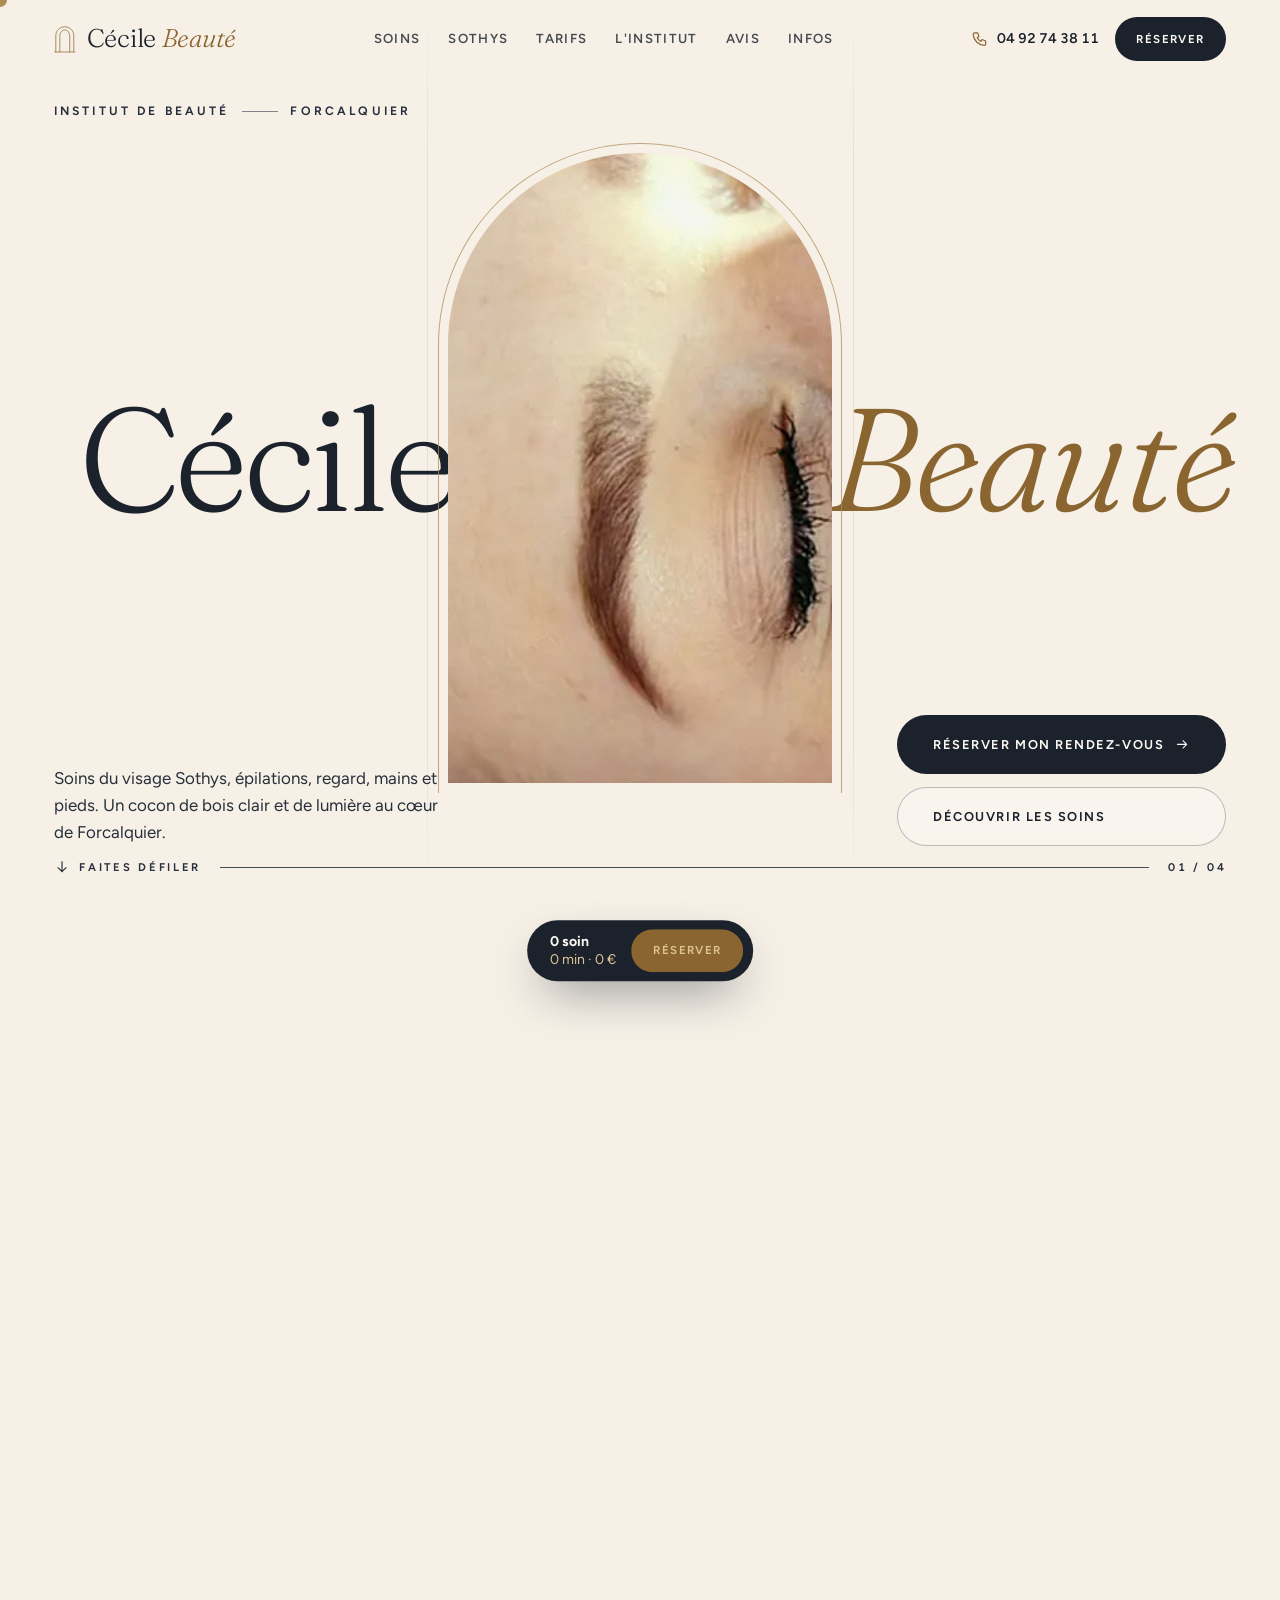
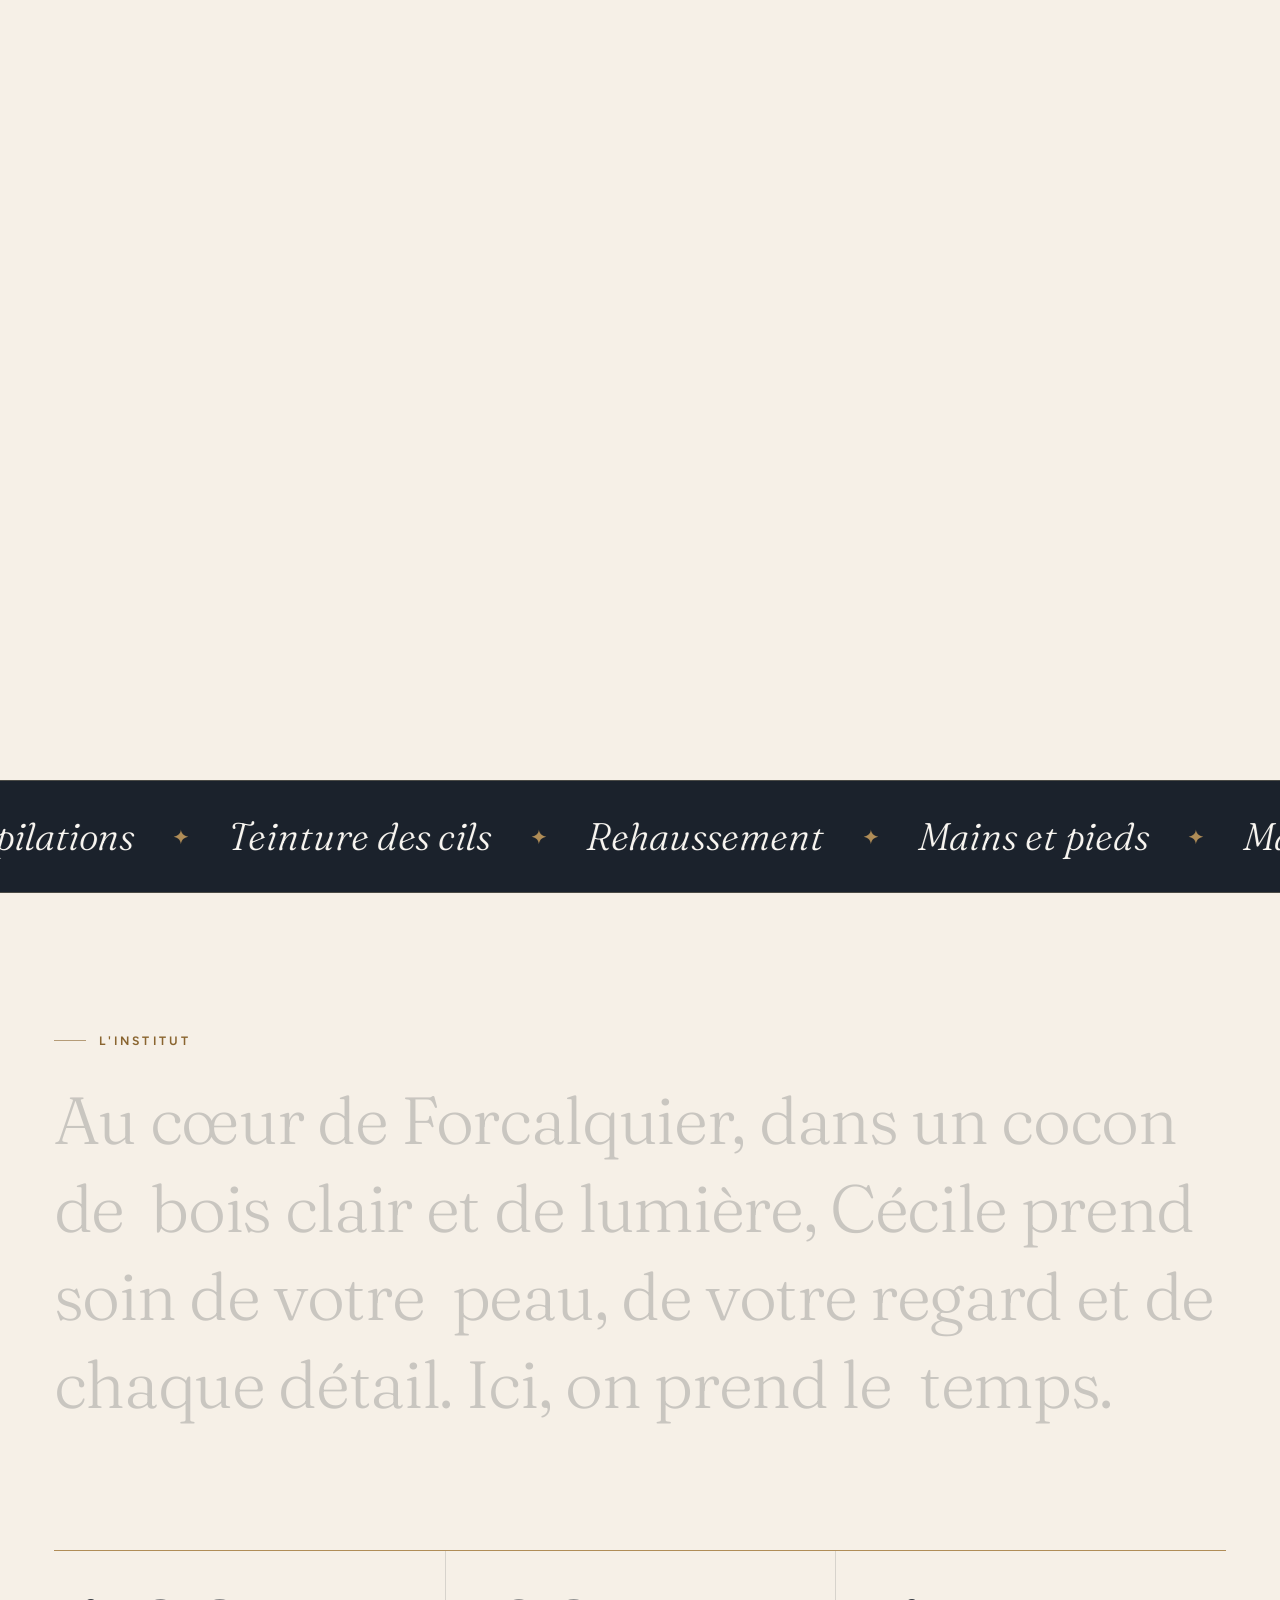
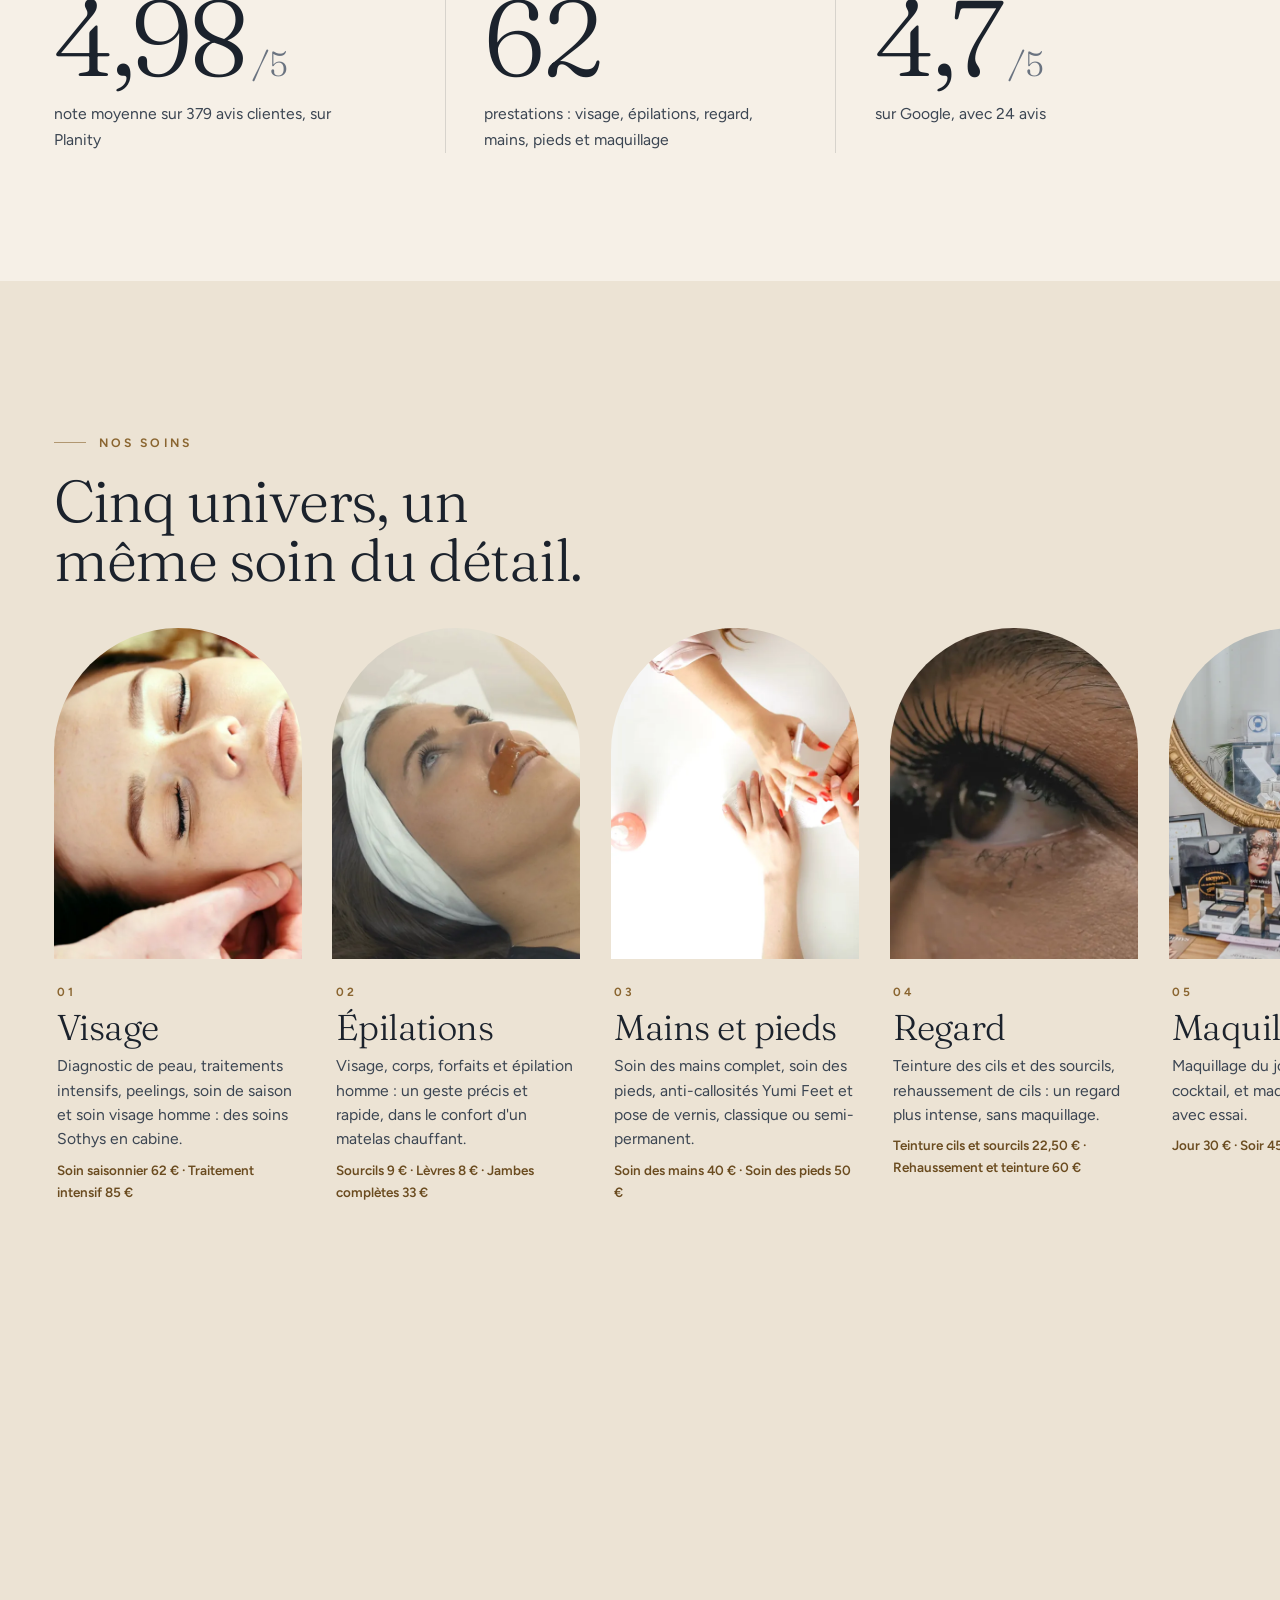
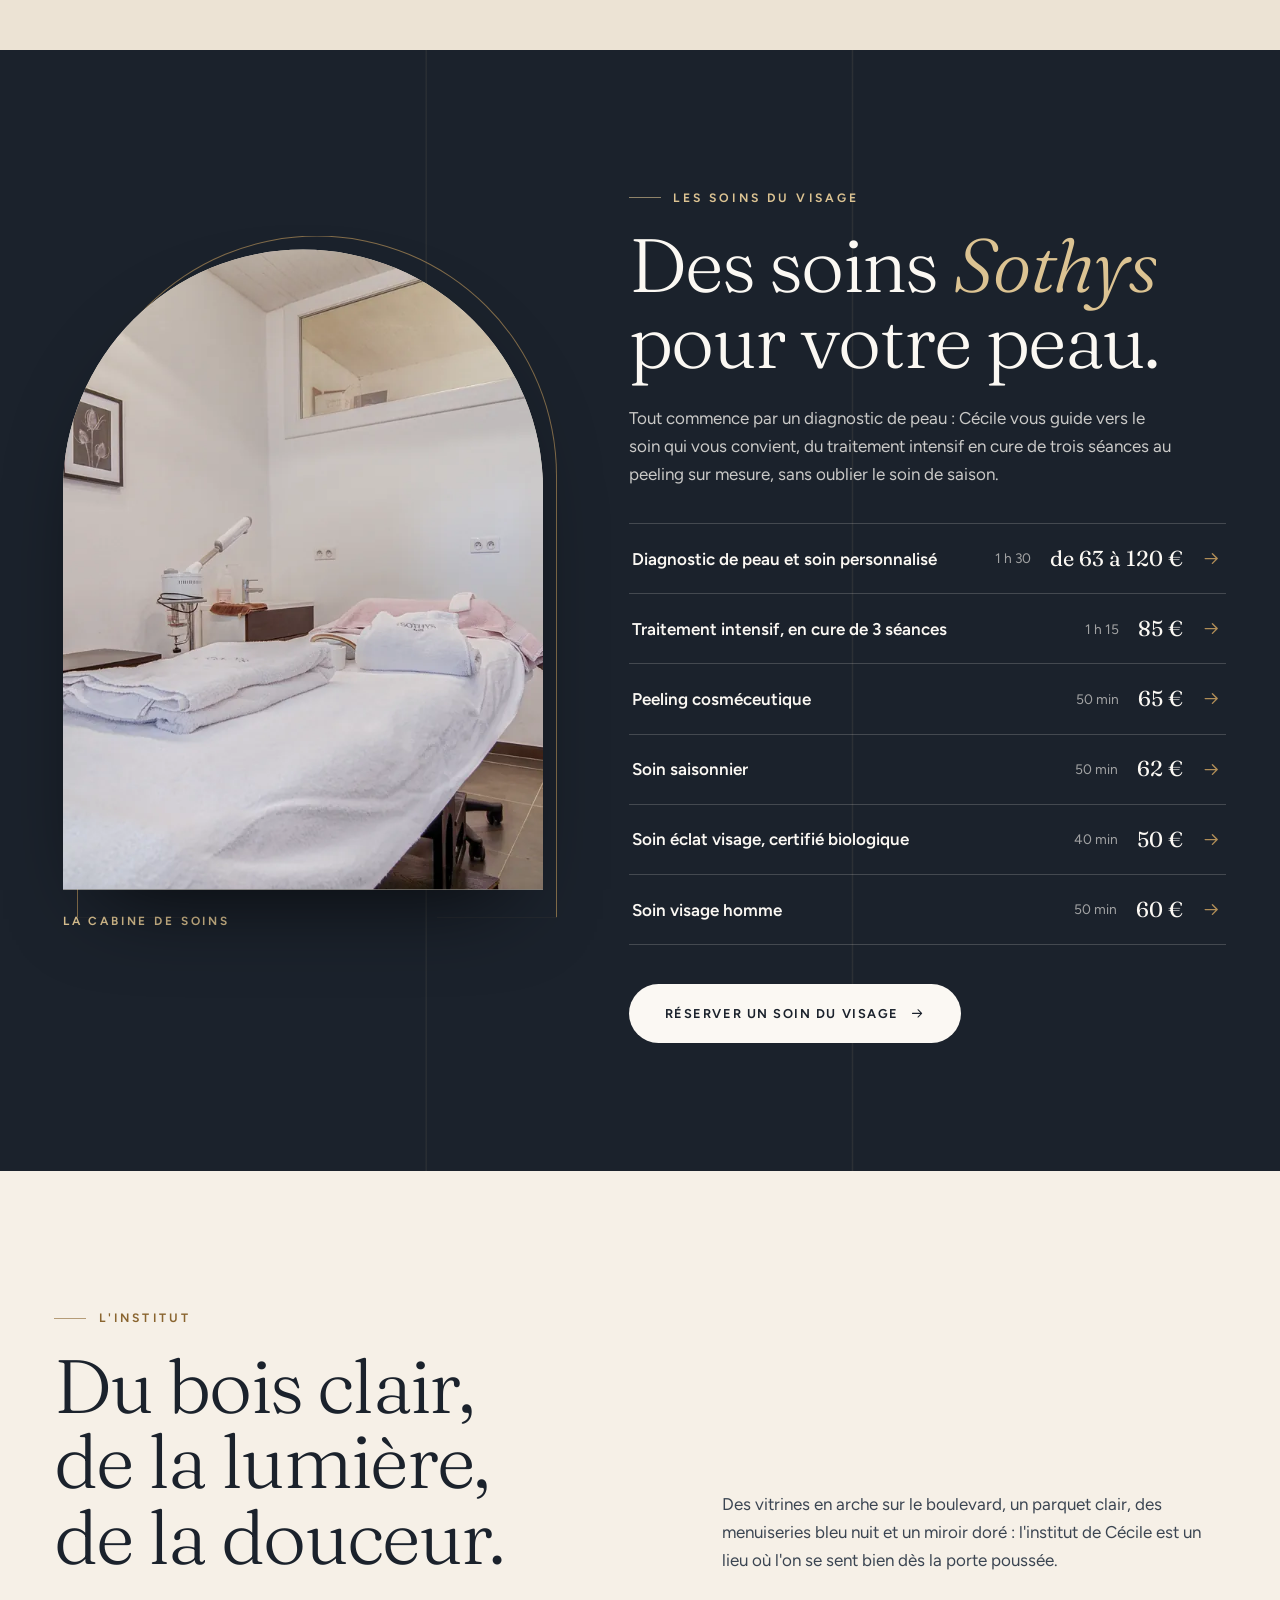
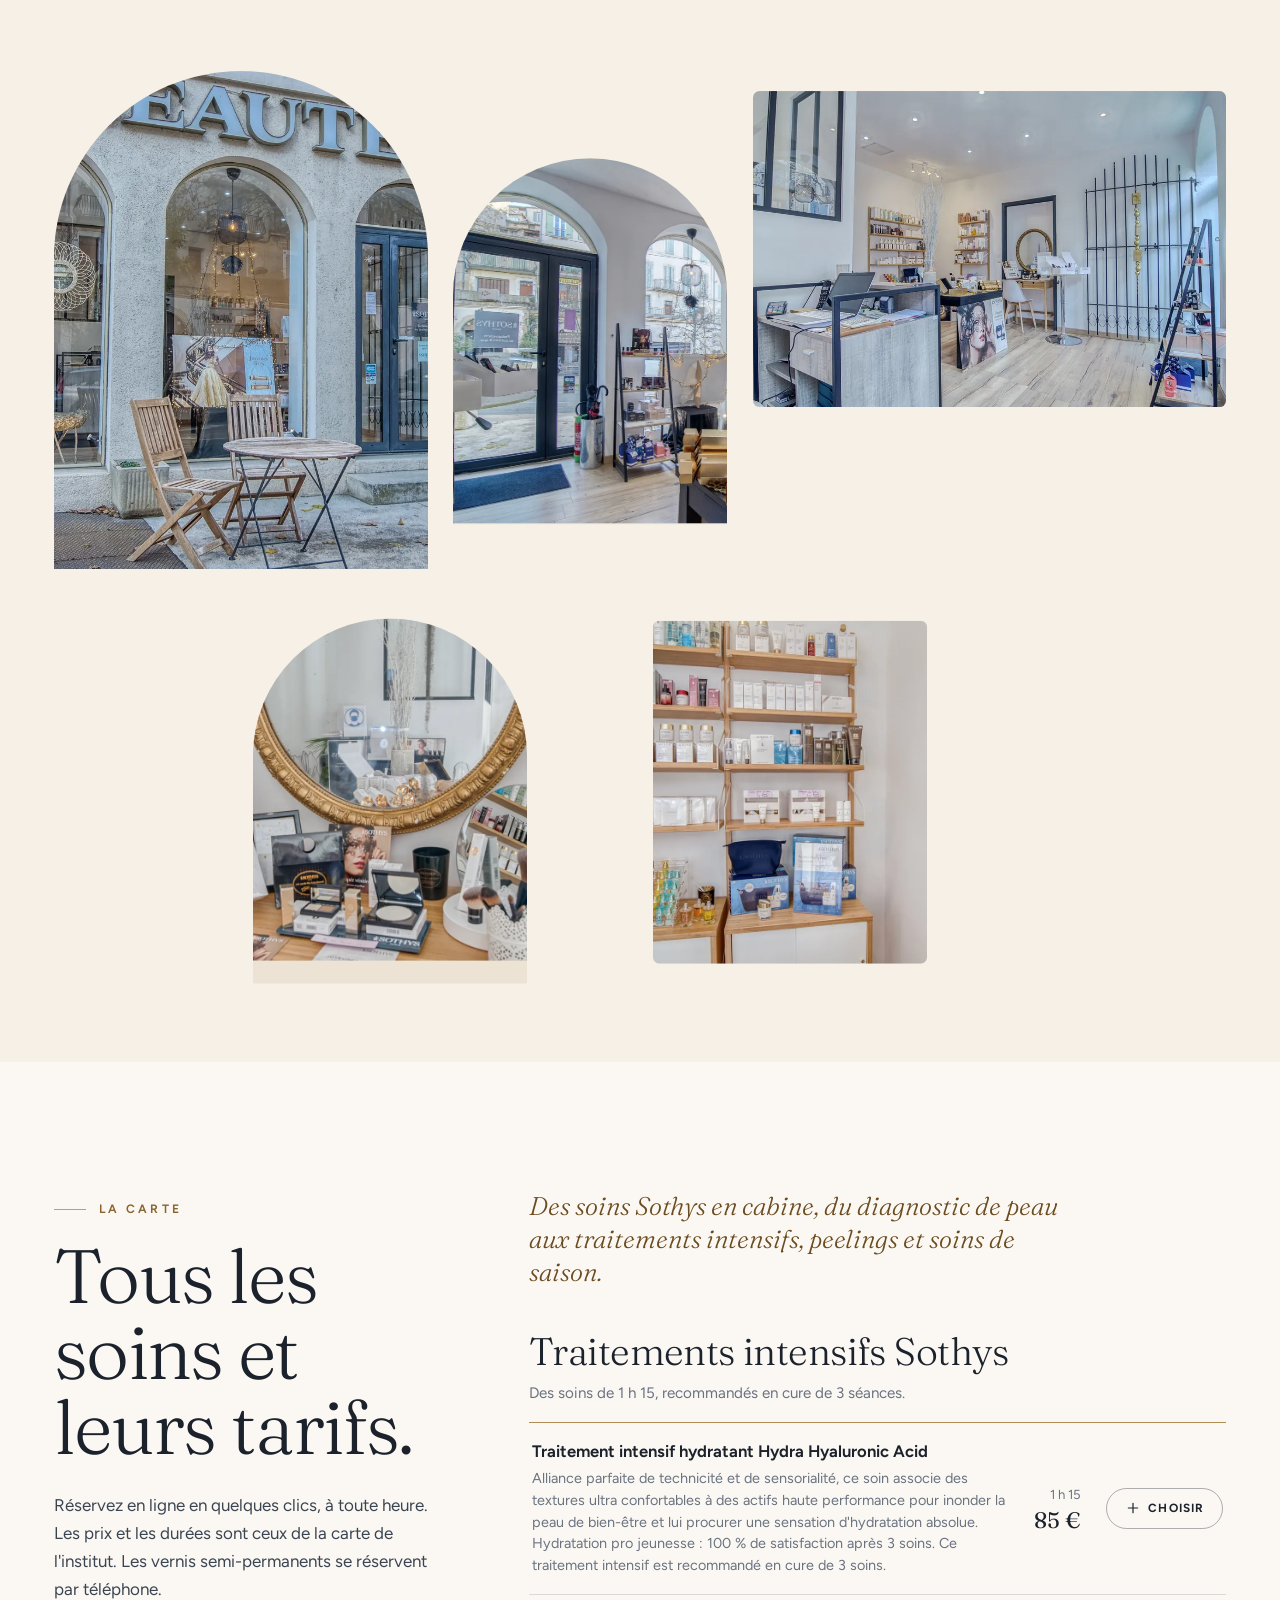
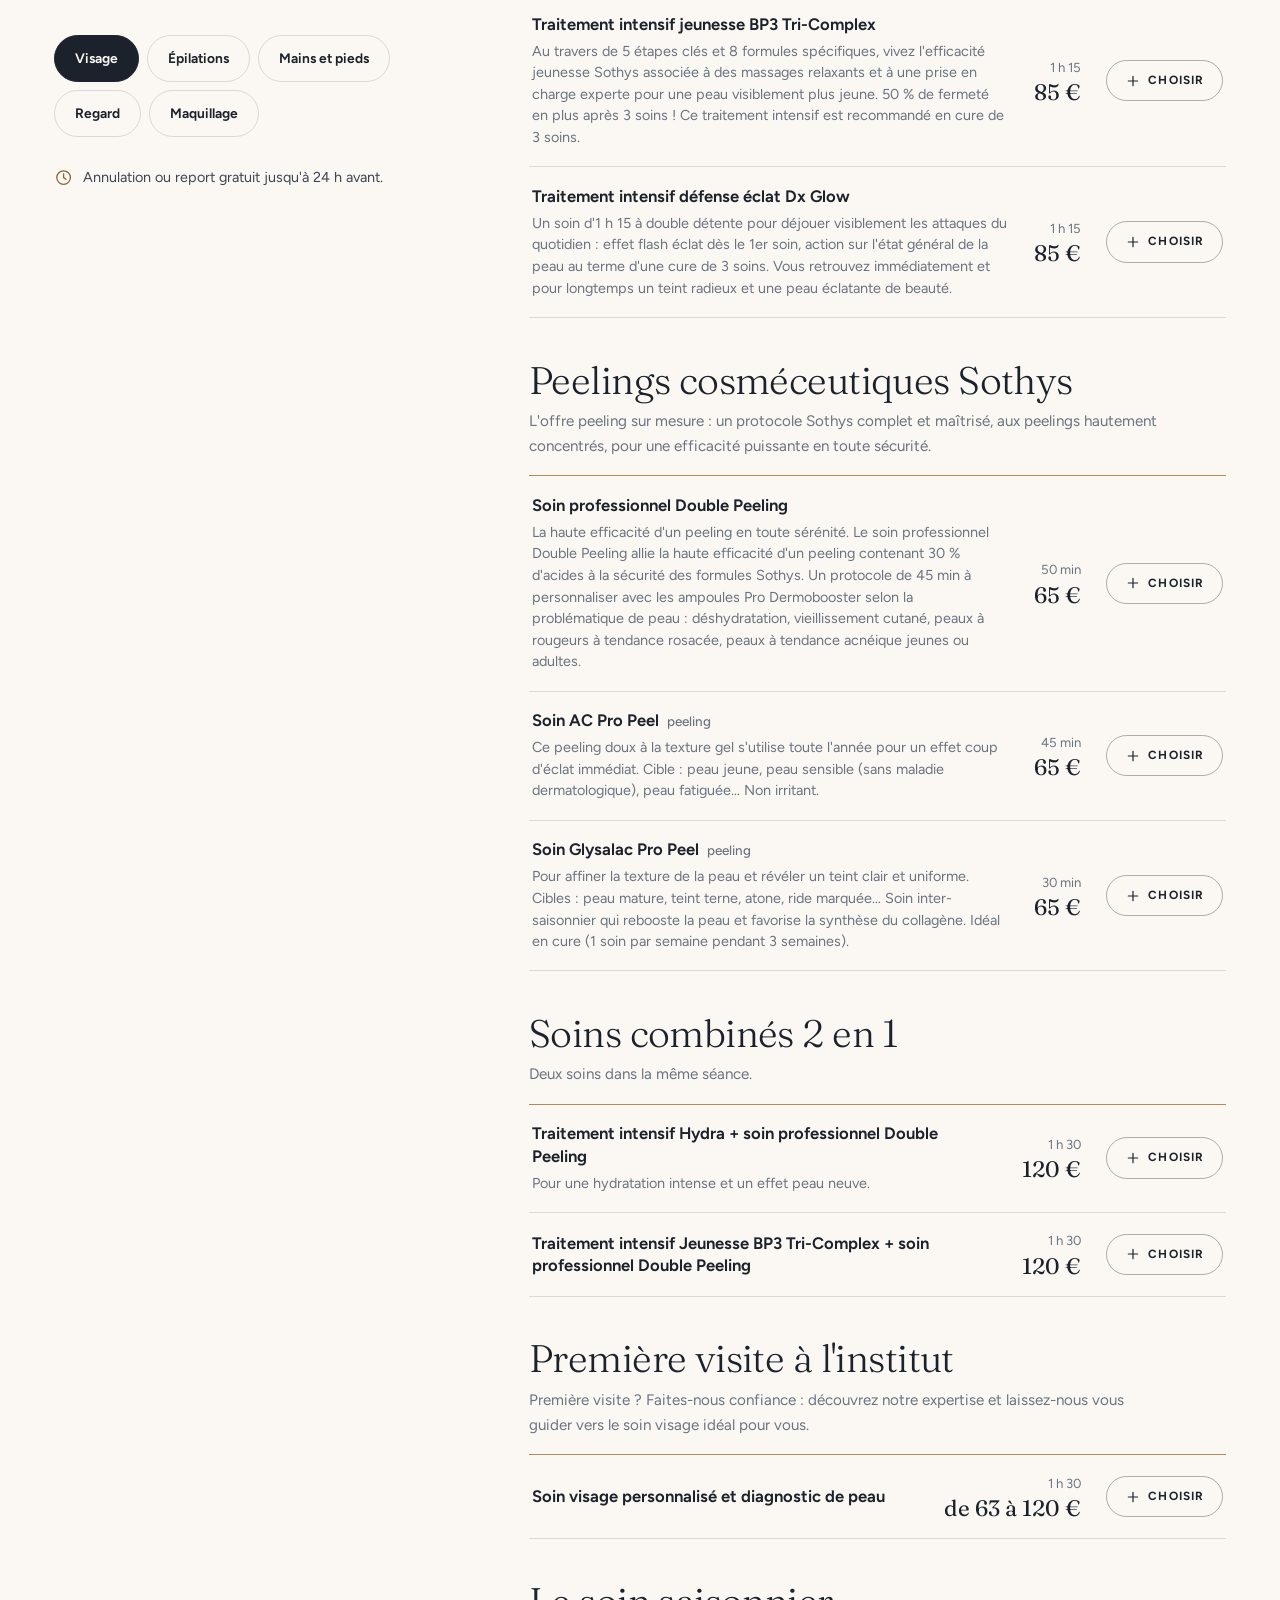
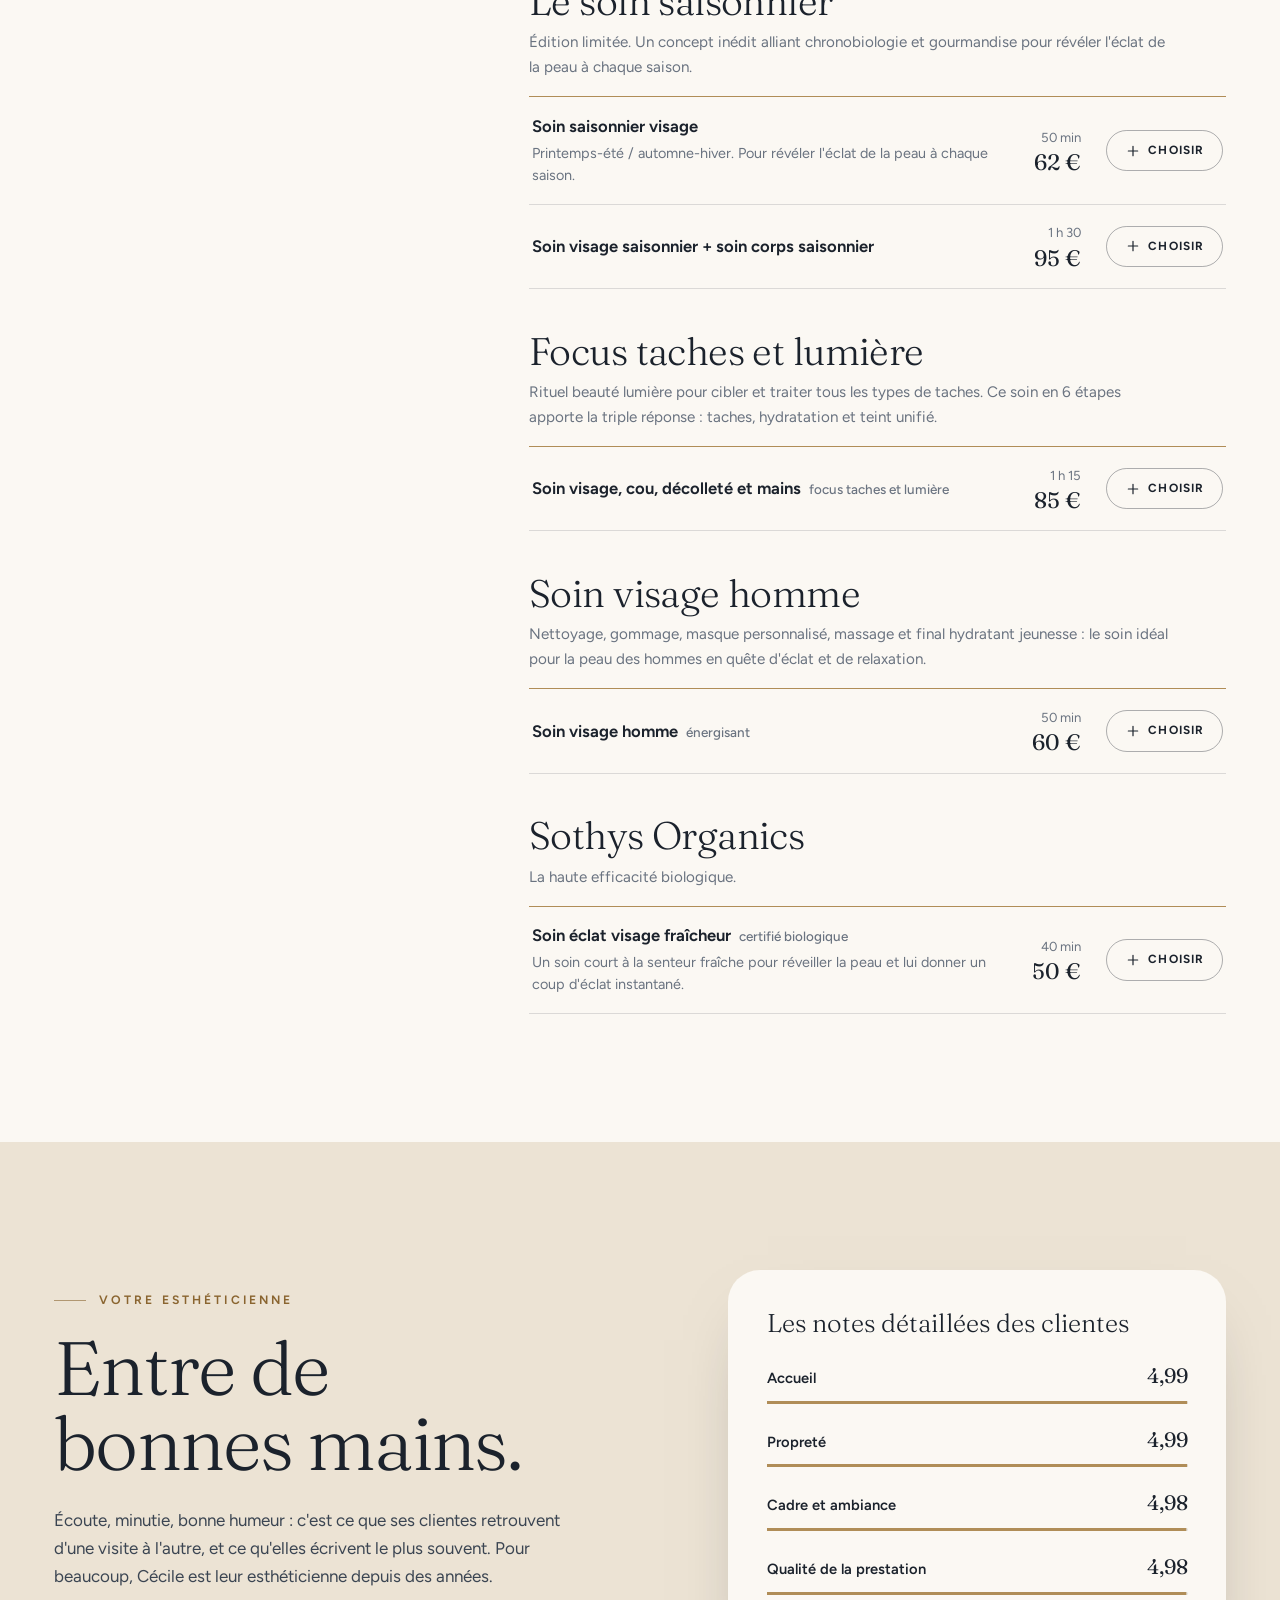
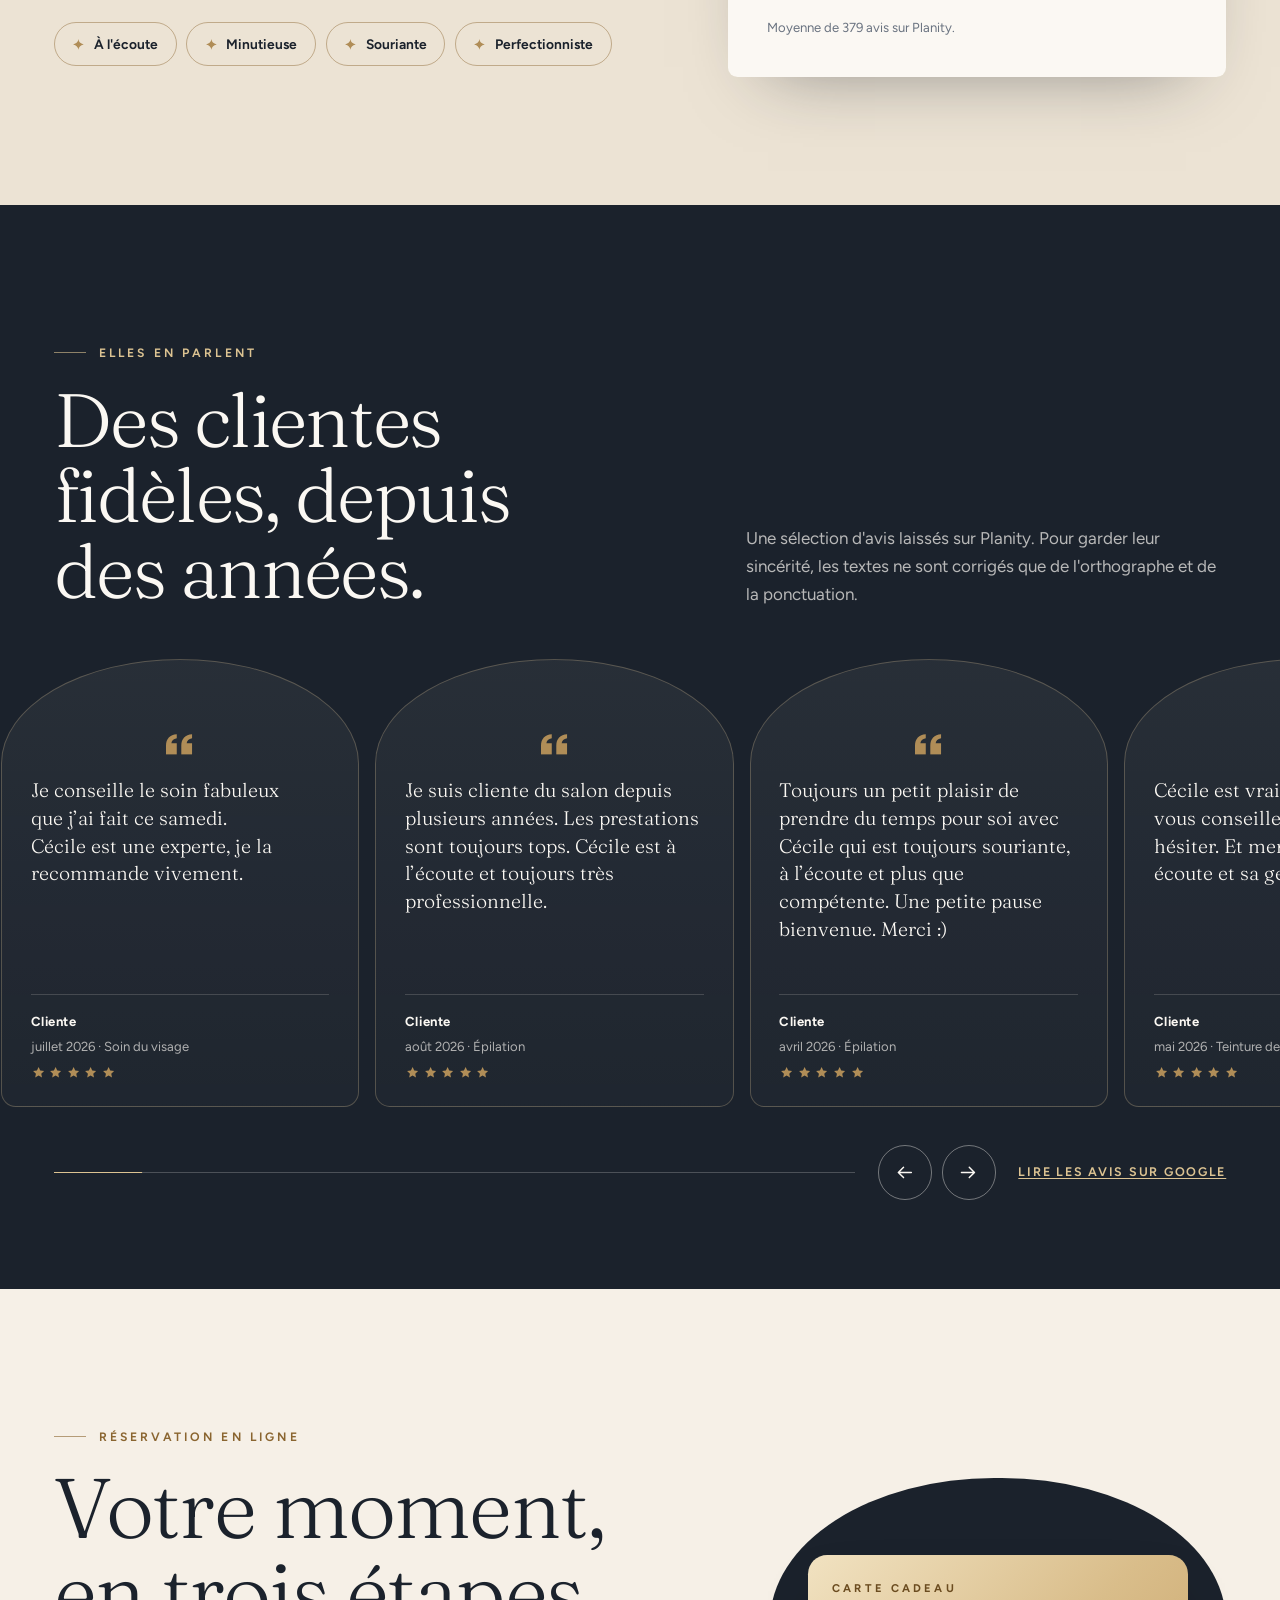
<file: index.html>
<!doctype html>
<html lang="fr" class="no-js">
<head>
<meta charset="utf-8">
<meta name="viewport" content="width=device-width, initial-scale=1, viewport-fit=cover">
<title>Cécile Beauté · Institut de beauté à Forcalquier</title>
<meta name="description" content="Institut de beauté à Forcalquier : soins du visage Sothys, épilations, teinture et rehaussement des cils, soins des mains et des pieds, maquillage. Réservation et paiement en ligne, cartes cadeau.">
<meta name="robots" content="noindex, nofollow">
<meta name="theme-color" content="#f6f0e7">
<meta property="og:type" content="website">
<meta property="og:locale" content="fr_FR">
<meta property="og:title" content="Cécile Beauté · Institut de beauté à Forcalquier">
<meta property="og:description" content="Soins du visage Sothys, épilations, regard, mains et pieds. Réservez en ligne chez Cécile, boulevard Latourette.">
<meta property="og:image" content="og.jpg">
<meta name="twitter:card" content="summary_large_image">
<link rel="icon" type="image/svg+xml" href="favicon.svg">
<link rel="preload" href="fraunces-latin-wght-normal.woff2" as="font" type="font/woff2" crossorigin>
<link rel="preload" href="fraunces-latin-wght-italic.woff2" as="font" type="font/woff2" crossorigin>
<link rel="preload" href="figtree-latin-wght-normal.woff2" as="font" type="font/woff2" crossorigin>
<link rel="preload" href="hero-poster.webp" as="image" type="image/webp" media="(min-width: 821px)">
<link rel="preload" href="hero-poster-m.webp" as="image" type="image/webp" media="(max-width: 820px)">
<link rel="stylesheet" href="lenis.css">
<link rel="stylesheet" href="style.css">
<link rel="stylesheet" href="booking.css">
<script>document.documentElement.className = 'js';</script>
<!--GEN:jsonld-->
        <script type="application/ld+json">{"@context":"https://schema.org","@type":"HealthAndBeautyBusiness","name":"Cécile Beauté","description":"Institut de beauté à Forcalquier : soins du visage Sothys, épilations, teinture et rehaussement des cils, soins des mains et des pieds, maquillage.","image":"og.jpg","telephone":"+33492743811","priceRange":"€€","address":{"@type":"PostalAddress","streetAddress":"24 boulevard Latourette","postalCode":"04300","addressLocality":"Forcalquier","addressCountry":"FR"},"geo":{"@type":"GeoCoordinates","latitude":43.9585723,"longitude":5.7795194},"openingHoursSpecification":[{"@type":"OpeningHoursSpecification","dayOfWeek":"Tuesday","opens":"10:00","closes":"12:30"},{"@type":"OpeningHoursSpecification","dayOfWeek":"Tuesday","opens":"13:30","closes":"18:00"},{"@type":"OpeningHoursSpecification","dayOfWeek":"Wednesday","opens":"10:00","closes":"18:00"},{"@type":"OpeningHoursSpecification","dayOfWeek":"Thursday","opens":"10:00","closes":"18:00"},{"@type":"OpeningHoursSpecification","dayOfWeek":"Friday","opens":"10:00","closes":"18:00"},{"@type":"OpeningHoursSpecification","dayOfWeek":"Saturday","opens":"10:00","closes":"17:00"}],"aggregateRating":{"@type":"AggregateRating","ratingValue":4.98,"reviewCount":379,"bestRating":5}}</script>
        <!--/GEN-->
</head>
<body>

<a class="skip" href="#contenu">Aller au contenu</a>

<!-- ============ Icônes ============ -->
<svg width="0" height="0" style="position:absolute" aria-hidden="true" focusable="false">
  <defs>
    <symbol id="i-arrow" viewBox="0 0 24 24"><path d="M4 12h15m-6-6 6 6-6 6" fill="none" stroke="currentColor" stroke-width="1.7" stroke-linecap="round" stroke-linejoin="round"/></symbol>
    <symbol id="i-arrow-d" viewBox="0 0 24 24"><path d="M12 4v15m-6-6 6 6 6-6" fill="none" stroke="currentColor" stroke-width="1.7" stroke-linecap="round" stroke-linejoin="round"/></symbol>
    <symbol id="i-plus" viewBox="0 0 24 24"><path d="M12 5v14M5 12h14" fill="none" stroke="currentColor" stroke-width="1.8" stroke-linecap="round"/></symbol>
    <symbol id="i-check" viewBox="0 0 24 24"><path d="m5 12.5 4.5 4.5L19 7.5" fill="none" stroke="currentColor" stroke-width="2" stroke-linecap="round" stroke-linejoin="round"/></symbol>
    <symbol id="i-close" viewBox="0 0 24 24"><path d="m6 6 12 12M18 6 6 18" fill="none" stroke="currentColor" stroke-width="1.8" stroke-linecap="round"/></symbol>
    <symbol id="i-phone" viewBox="0 0 24 24"><path d="M5 4h4l2 5-2.5 1.5a11 11 0 0 0 5 5L15 13l5 2v4a2 2 0 0 1-2 2A16 16 0 0 1 3 6a2 2 0 0 1 2-2Z" fill="none" stroke="currentColor" stroke-width="1.6" stroke-linejoin="round"/></symbol>
    <symbol id="i-pin" viewBox="0 0 24 24"><path d="M12 21s7-6.2 7-11.5A7 7 0 0 0 5 9.5C5 14.8 12 21 12 21Z" fill="none" stroke="currentColor" stroke-width="1.6" stroke-linejoin="round"/><circle cx="12" cy="9.5" r="2.5" fill="none" stroke="currentColor" stroke-width="1.6"/></symbol>
    <symbol id="i-clock" viewBox="0 0 24 24"><circle cx="12" cy="12" r="8.5" fill="none" stroke="currentColor" stroke-width="1.6"/><path d="M12 7.5V12l3 2" fill="none" stroke="currentColor" stroke-width="1.6" stroke-linecap="round"/></symbol>
    <symbol id="i-calendar" viewBox="0 0 24 24"><rect x="4" y="5.5" width="16" height="14.5" rx="3" fill="none" stroke="currentColor" stroke-width="1.6"/><path d="M4 10h16M8.5 3.5v4M15.5 3.5v4" fill="none" stroke="currentColor" stroke-width="1.6" stroke-linecap="round"/></symbol>
    <symbol id="i-star" viewBox="0 0 24 24"><path d="m12 3.2 2.6 5.6 6.1.7-4.5 4.2 1.2 6-5.4-3-5.4 3 1.2-6-4.5-4.2 6.1-.7Z" fill="currentColor"/></symbol>
    <symbol id="i-lock" viewBox="0 0 24 24"><rect x="5" y="10.5" width="14" height="9.5" rx="2.5" fill="none" stroke="currentColor" stroke-width="1.6"/><path d="M8.5 10.5V8a3.5 3.5 0 0 1 7 0v2.5" fill="none" stroke="currentColor" stroke-width="1.6"/></symbol>
    <symbol id="i-gift" viewBox="0 0 24 24"><rect x="4" y="10" width="16" height="10" rx="2" fill="none" stroke="currentColor" stroke-width="1.6"/><path d="M3 7.500h18V10H3zM12 7.500V20" fill="none" stroke="currentColor" stroke-width="1.6" stroke-linejoin="round"/><path d="M12 7.500C10.500 4 7 3.600 7 5.800c0 1.600 3 1.700 5 1.700Zm0 0c1.500-3.500 5-3.900 5-1.700 0 1.600-3 1.700-5 1.700Z" fill="none" stroke="currentColor" stroke-width="1.6" stroke-linejoin="round"/></symbol>
    <symbol id="i-quote" viewBox="0 0 48 36"><path d="M0 36V20C0 8 7 1 19 0v7c-6 1-9 4-9.500 9H19v20H0Zm27 0V20C27 8 34 1 46 0v7c-6 1-9 4-9.500 9H46v20H27Z" fill="currentColor"/></symbol>
    <symbol id="i-spark" viewBox="0 0 24 24"><path d="M12 2c.6 5.400 3.600 8.400 10 10-6.400 1.600-9.400 4.600-10 10-.6-5.400-3.600-8.400-10-10 6.400-1.600 9.400-4.600 10-10Z" fill="currentColor"/></symbol>
    <symbol id="i-drop" viewBox="0 0 24 24"><path d="M12 3c3.500 4.300 6 7.400 6 10.800A6 6 0 0 1 6 13.800C6 10.400 8.500 7.300 12 3Z" fill="none" stroke="currentColor" stroke-width="1.6" stroke-linejoin="round"/></symbol>
    <!-- le signe de l'institut : une double arche, comme les vitrines de la façade -->
    <symbol id="cb-mark" viewBox="0 0 48 64"><path d="M4 60V24C4 12.400 13 4 24 4s20 8.400 20 20v36" pathLength="1" fill="none" stroke="currentColor" stroke-linecap="round" stroke-linejoin="round"/><path d="M13 60V25c0-7.800 5-14 11-14s11 6.200 11 14v35" pathLength="1" fill="none" stroke="currentColor" stroke-linecap="round" stroke-linejoin="round"/><path d="M1.500 60h45" pathLength="1" fill="none" stroke="currentColor" stroke-linecap="round"/></symbol>
  </defs>
</svg>

<!-- ============ Chargement ============ -->
<div class="loader" id="loader" aria-hidden="true">
  <div class="loader__inner">
    <svg class="loader__mark" viewBox="0 0 48 64"><use href="#cb-mark"/></svg>
    <p class="loader__name"><span>Cécile</span> <em>Beauté</em></p>
    <p class="loader__sub">Institut de beauté · Forcalquier</p>
    <p class="loader__count"><span id="loaderPct">0</span><small> %</small></p>
  </div>
</div>

<!-- ============ En-tête ============ -->
<header class="head" id="head">
  <div class="head__bar">
    <a class="logo" href="#accueil" aria-label="Cécile Beauté, retour à l'accueil">
      <svg class="logo__mark" viewBox="0 0 48 64" aria-hidden="true"><use href="#cb-mark"/></svg>
      <span class="logo__txt"><span>Cécile</span> <em>Beauté</em></span>
    </a>
    <nav class="nav" aria-label="Navigation principale">
      <a href="#soins">Soins</a>
      <a href="#sothys">Sothys</a>
      <a href="#tarifs">Tarifs</a>
      <a href="#institut">L'institut</a>
      <a href="#avis">Avis</a>
      <a href="#infos">Infos</a>
    </nav>
    <div class="head__cta">
      <a class="head__tel" href="tel:+33492743811"><svg aria-hidden="true"><use href="#i-phone"/></svg><span>04 92 74 38 11</span></a>
      <button class="btn btn--sm btn--ink" type="button" data-open-booking data-magnetic><span>Réserver</span></button>
      <button class="burger" id="burger" type="button" aria-expanded="false" aria-controls="menu" aria-label="Ouvrir le menu"><i></i><i></i></button>
    </div>
  </div>
  <div class="head__progress" id="headProgress" aria-hidden="true"></div>
</header>

<div class="menu" id="menu" hidden>
  <nav class="menu__nav" aria-label="Menu">
    <a href="#soins"><span>01</span>Soins</a>
    <a href="#sothys"><span>02</span>Sothys</a>
    <a href="#tarifs"><span>03</span>Tarifs</a>
    <a href="#institut"><span>04</span>L'institut</a>
    <a href="#avis"><span>05</span>Avis</a>
    <a href="#infos"><span>06</span>Infos</a>
  </nav>
  <div class="menu__foot">
    <button class="btn btn--cream" type="button" data-open-booking><span>Réserver mon rendez-vous</span></button>
    <p><a href="tel:+33492743811">04 92 74 38 11</a><br>24 boulevard Latourette<br>04300 Forcalquier</p>
  </div>
</div>

<main id="contenu">

<!-- ============ Héros : la fenêtre en arche s'ouvre quand on fait défiler ============ -->
<section class="hero" id="accueil" aria-label="Accueil">
  <div class="hero__track" id="heroTrack">
    <div class="hero__stage" id="heroStage">
      <div class="hero__mullions" aria-hidden="true"><i></i><i></i></div>
      <h1 class="hero__title" aria-label="Cécile Beauté">
        <span class="hero__w hero__w1" data-chars>Cécile</span>
        <span class="hero__w hero__w2"><em data-chars>Beauté</em></span>
      </h1>
      <p class="hero__eyebrow eyebrow"><span>Institut de beauté</span><i aria-hidden="true"></i><span>Forcalquier</span></p>

      <div class="hero__media" id="heroMedia">
        <picture class="hero__poster" id="heroPoster">
          <source media="(max-width: 820px)" srcset="hero-poster-m.webp" type="image/webp">
          <img src="hero-poster.webp" width="1600" height="900" alt="Un soin du visage : les mains de l'esthéticienne sur le visage d'une cliente détendue" fetchpriority="high" decoding="async">
        </picture>
        <canvas class="hero__canvas" id="heroCanvas" aria-hidden="true"></canvas>
        <div class="hero__veil" aria-hidden="true"></div>
        <div class="grain" aria-hidden="true"></div>
      </div>
      <div class="hero__frame" id="heroFrame" aria-hidden="true"></div>

      <div class="hero__content">
        <p class="hero__lead">Soins du visage Sothys, épilations, regard, mains et pieds. Un cocon de bois clair et de lumière au cœur de Forcalquier.</p>
        <div class="hero__actions">
          <button class="btn btn--ink btn--lg" type="button" data-open-booking data-magnetic><span>Réserver mon rendez-vous</span><svg aria-hidden="true"><use href="#i-arrow"/></svg></button>
          <a class="btn btn--ghost btn--lg" href="#soins"><span>Découvrir les soins</span></a>
        </div>
      </div>

      <div class="beats">
        <p class="beat" data-in=".2" data-out=".38"><span class="beat__n">01</span>Des soins du visage Sothys, du diagnostic de peau au soin de saison.</p>
        <p class="beat" data-in=".42" data-out=".62"><span class="beat__n">02</span>Un regard sublimé : teinture, rehaussement, sourcils.</p>
        <p class="beat" data-in=".66" data-out=".86"><span class="beat__n">03</span>Épilations, mains et pieds : chaque détail compte.</p>
        <div class="beat beat--final" data-in=".92" data-out="1.2">
          <p class="beat__big">À votre <em>tour</em> ?</p>
          <button class="btn btn--cream btn--lg" type="button" data-open-booking data-magnetic><span>Réserver mon rendez-vous</span><svg aria-hidden="true"><use href="#i-arrow"/></svg></button>
        </div>
      </div>

      <div class="hero__hud" id="heroHud" aria-hidden="true">
        <span class="hud__cue" id="heroCue"><svg><use href="#i-arrow-d"/></svg>Faites défiler</span>
        <span class="hud__bar"><i id="heroBar"></i></span>
        <span class="hud__n" id="heroN">01 / 04</span>
      </div>
    </div>
  </div>
</section>

<!-- ============ Bandeau ============ -->
<div class="marquee" aria-hidden="true">
  <div class="marquee__row" id="marqueeRow">
    <div class="marquee__set"><span>Soins du visage</span><svg><use href="#i-spark"/></svg><span>Sothys</span><svg><use href="#i-spark"/></svg><span>Épilations</span><svg><use href="#i-spark"/></svg><span>Teinture des cils</span><svg><use href="#i-spark"/></svg><span>Rehaussement</span><svg><use href="#i-spark"/></svg><span>Mains et pieds</span><svg><use href="#i-spark"/></svg><span>Maquillage</span><svg><use href="#i-spark"/></svg></div>
    <div class="marquee__set"><span>Soins du visage</span><svg><use href="#i-spark"/></svg><span>Sothys</span><svg><use href="#i-spark"/></svg><span>Épilations</span><svg><use href="#i-spark"/></svg><span>Teinture des cils</span><svg><use href="#i-spark"/></svg><span>Rehaussement</span><svg><use href="#i-spark"/></svg><span>Mains et pieds</span><svg><use href="#i-spark"/></svg><span>Maquillage</span><svg><use href="#i-spark"/></svg></div>
  </div>
</div>

<!-- ============ Manifeste ============ -->
<section class="manifest" id="manifeste" aria-labelledby="manifeste-titre">
  <div class="wrap">
    <p class="eyebrow eyebrow--brass" data-reveal><span>L'institut</span></p>
    <h2 class="sr-only" id="manifeste-titre">Un cocon de bois clair et de lumière</h2>
    <p class="manifest__text" id="manifestText">Au cœur de Forcalquier, dans un cocon de <span class="pill"><img src="arches-900.webp" width="900" height="600" alt="" loading="lazy"></span> bois clair et de lumière, Cécile prend soin de votre <span class="pill"><img src="card-visage-540.webp" width="540" height="720" alt="" loading="lazy"></span> peau, de votre regard et de chaque détail. Ici, on prend le <span class="pill"><img src="cabine-900.webp" width="900" height="600" alt="" loading="lazy"></span> temps.</p>
  </div>
</section>

<!-- ============ Chiffres ============ -->
<section class="stats" aria-label="Cécile Beauté en chiffres">
  <div class="wrap">
    <ul class="stats__list">
      <li data-reveal>
        <p class="stat__n"><span data-count="4.98" data-dec="2">4,98</span><small>/5</small></p>
        <p class="stat__t">note moyenne sur 379 avis clientes, sur Planity</p>
      </li>
      <li data-reveal>
        <p class="stat__n"><span data-count="62">62</span></p>
        <p class="stat__t">prestations : visage, épilations, regard, mains, pieds et maquillage</p>
      </li>
      <li data-reveal>
        <p class="stat__n"><span data-count="4.7" data-dec="1">4,7</span><small>/5</small></p>
        <p class="stat__t">sur Google, avec 24 avis</p>
      </li>
    </ul>
  </div>
</section>

<!-- ============ Soins (défilement horizontal) ============ -->
<section class="soins" id="soins" aria-labelledby="soins-titre">
  <div class="soins__pin" id="soinsPin">
    <div class="soins__head wrap">
      <p class="eyebrow eyebrow--brass" data-reveal><span>Nos soins</span></p>
      <h2 class="title" id="soins-titre" data-split>Cinq univers, un même soin du détail.</h2>
    </div>
    <div class="soins__viewport">
      <ul class="soins__track" id="soinsTrack">
        <!--GEN:soins-->
        <li class="card" data-cursor="Voir">
          <a class="card__link" href="#tarifs" data-tab="visage">
            <span class="card__media"><span class="arch arch--photo"><img src="card-visage-540.webp" width="540" height="720" alt="Un soin du visage : les mains de l&#39;esthéticienne sur le visage d&#39;une cliente détendue" loading="lazy" draggable="false"></span></span>
            <span class="card__body">
              <span class="card__n" aria-hidden="true">01</span>
              <span class="card__t">Visage</span>
              <span class="card__p">Diagnostic de peau, traitements intensifs, peelings, soin de saison et soin visage homme : des soins Sothys en cabine.</span>
              <span class="card__m">Soin saisonnier 62 € · Traitement intensif 85 €</span>
            </span>
          </a>
        </li>
        <li class="card" data-cursor="Voir">
          <a class="card__link" href="#tarifs" data-tab="epilations">
            <span class="card__media"><span class="arch arch--photo"><img src="card-epilations-540.webp" width="540" height="720" alt="Une épilation des lèvres à la cire, cliente allongée sur des linges blancs" loading="lazy" draggable="false"></span></span>
            <span class="card__body">
              <span class="card__n" aria-hidden="true">02</span>
              <span class="card__t">Épilations</span>
              <span class="card__p">Visage, corps, forfaits et épilation homme : un geste précis et rapide, dans le confort d&#39;un matelas chauffant.</span>
              <span class="card__m">Sourcils 9 € · Lèvres 8 € · Jambes complètes 33 €</span>
            </span>
          </a>
        </li>
        <li class="card" data-cursor="Voir">
          <a class="card__link" href="#tarifs" data-tab="mains-pieds">
            <span class="card__media"><span class="arch arch--photo"><img src="card-mains-540.webp" width="540" height="720" alt="Vue du dessus d&#39;une manucure sur une table blanche ornée de fleurs roses" loading="lazy" draggable="false"></span></span>
            <span class="card__body">
              <span class="card__n" aria-hidden="true">03</span>
              <span class="card__t">Mains et pieds</span>
              <span class="card__p">Soin des mains complet, soin des pieds, anti-callosités Yumi Feet et pose de vernis, classique ou semi-permanent.</span>
              <span class="card__m">Soin des mains 40 € · Soin des pieds 50 €</span>
            </span>
          </a>
        </li>
        <li class="card" data-cursor="Voir">
          <a class="card__link" href="#tarifs" data-tab="regard">
            <span class="card__media"><span class="arch arch--photo"><img src="card-regard-540.webp" width="540" height="720" alt="Gros plan sur un œil aux longs cils noirs recourbés" loading="lazy" draggable="false"></span></span>
            <span class="card__body">
              <span class="card__n" aria-hidden="true">04</span>
              <span class="card__t">Regard</span>
              <span class="card__p">Teinture des cils et des sourcils, rehaussement de cils : un regard plus intense, sans maquillage.</span>
              <span class="card__m">Teinture cils et sourcils 22,50 € · Rehaussement et teinture 60 €</span>
            </span>
          </a>
        </li>
        <li class="card" data-cursor="Voir">
          <a class="card__link" href="#tarifs" data-tab="maquillage">
            <span class="card__media"><span class="arch arch--photo"><img src="miroir-640.webp" width="640" height="800" alt="Le miroir doré au-dessus du coin maquillage de l&#39;institut" loading="lazy" draggable="false"></span></span>
            <span class="card__body">
              <span class="card__n" aria-hidden="true">05</span>
              <span class="card__t">Maquillage</span>
              <span class="card__p">Maquillage du jour, du soir ou de cocktail, et maquillage de mariée avec essai.</span>
              <span class="card__m">Jour 30 € · Soir 45 € · Mariée 70 €</span>
            </span>
          </a>
        </li>
        <!--/GEN-->
      </ul>
    </div>
    <div class="soins__prog wrap" aria-hidden="true"><i id="soinsBar"></i></div>
  </div>
</section>

<!-- ============ Sothys ============ -->
<section class="sothys" id="sothys" aria-labelledby="sothys-titre">
  <div class="wrap sothys__grid">
    <figure class="sothys__fig" data-parallax="-3">
      <span class="arch arch--photo"><img src="cabine-p-960.webp" srcset="cabine-p-640.webp 640w, cabine-p-960.webp 960w" sizes="(max-width: 900px) 78vw, 36vw" width="960" height="1280" alt="La cabine de soins : table recouverte de serviettes blanches, murs clairs et grande porte blanche" loading="lazy"></span>
      <figcaption>La cabine de soins</figcaption>
    </figure>
    <div class="sothys__txt">
      <p class="eyebrow eyebrow--gold" data-reveal><span>Les soins du visage</span></p>
      <h2 class="title title--light" id="sothys-titre" data-split>Des soins <em>Sothys</em> pour votre peau.</h2>
      <p class="sothys__p" data-reveal>Tout commence par un diagnostic de peau : Cécile vous guide vers le soin qui vous convient, du traitement intensif en cure de trois séances au peeling sur mesure, sans oublier le soin de saison.</p>
      <ul class="sothys__list" data-reveal>
        <!--GEN:sothys-->
        <li><button type="button" data-open-booking data-family="visage" data-service="diagnostic-peau"><span class="sl__n">Diagnostic de peau et soin personnalisé</span><span class="sl__d">1 h 30</span><span class="sl__p">de 63 à 120 €</span><svg aria-hidden="true"><use href="#i-arrow"/></svg></button></li>
        <li><button type="button" data-open-booking data-family="visage" data-service="ti-hydra"><span class="sl__n">Traitement intensif, en cure de 3 séances</span><span class="sl__d">1 h 15</span><span class="sl__p">85 €</span><svg aria-hidden="true"><use href="#i-arrow"/></svg></button></li>
        <li><button type="button" data-open-booking data-family="visage" data-service="double-peeling"><span class="sl__n">Peeling cosméceutique</span><span class="sl__d">50 min</span><span class="sl__p">65 €</span><svg aria-hidden="true"><use href="#i-arrow"/></svg></button></li>
        <li><button type="button" data-open-booking data-family="visage" data-service="saisonnier-visage"><span class="sl__n">Soin saisonnier</span><span class="sl__d">50 min</span><span class="sl__p">62 €</span><svg aria-hidden="true"><use href="#i-arrow"/></svg></button></li>
        <li><button type="button" data-open-booking data-family="visage" data-service="organics-eclat"><span class="sl__n">Soin éclat visage, certifié biologique</span><span class="sl__d">40 min</span><span class="sl__p">50 €</span><svg aria-hidden="true"><use href="#i-arrow"/></svg></button></li>
        <li><button type="button" data-open-booking data-family="visage" data-service="visage-homme"><span class="sl__n">Soin visage homme</span><span class="sl__d">50 min</span><span class="sl__p">60 €</span><svg aria-hidden="true"><use href="#i-arrow"/></svg></button></li>
        <!--/GEN-->
      </ul>
      <div class="sothys__act" data-reveal>
        <button class="btn btn--cream btn--lg" type="button" data-open-booking data-family="visage" data-magnetic><span>Réserver un soin du visage</span><svg aria-hidden="true"><use href="#i-arrow"/></svg></button>
      </div>
    </div>
  </div>
</section>

<!-- ============ L'institut ============ -->
<section class="lieu" id="institut" aria-labelledby="institut-titre">
  <div class="wrap lieu__head">
    <div>
      <p class="eyebrow eyebrow--brass" data-reveal><span>L'institut</span></p>
      <h2 class="title" id="institut-titre" data-split>Du bois clair, de la lumière, de la douceur.</h2>
    </div>
    <p class="lieu__p" data-reveal>Des vitrines en arche sur le boulevard, un parquet clair, des menuiseries bleu nuit et un miroir doré : l'institut de Cécile est un lieu où l'on se sent bien dès la porte poussée.</p>
  </div>
  <div class="wrap collage">
    <figure class="co co--a" data-parallax="-4"><span class="arch arch--photo"><img src="facade-p-960.webp" srcset="facade-p-640.webp 640w, facade-p-960.webp 960w" sizes="(max-width: 900px) 70vw, 30vw" width="960" height="1280" alt="La façade de l'institut, boulevard Latourette : trois grandes vitrines en arche et l'enseigne Beauté" loading="lazy"></span></figure>
    <figure class="co co--b" data-parallax="5"><span class="arch arch--photo"><img src="arches-p-960.webp" srcset="arches-p-640.webp 640w, arches-p-960.webp 960w" sizes="(max-width: 900px) 58vw, 24vw" width="960" height="1280" alt="L'intérieur de l'institut, lumineux, avec ses grandes fenêtres en arche sur le boulevard" loading="lazy"></span></figure>
    <figure class="co co--c" data-parallax="-6"><img src="accueil-1600.webp" srcset="accueil-900.webp 900w, accueil-1600.webp 1600w" sizes="(max-width: 900px) 92vw, 44vw" width="1600" height="1067" alt="L'espace d'accueil : comptoir en bois clair, grille en fer forgé et étagères de produits" loading="lazy"></figure>
    <figure class="co co--d" data-parallax="4"><span class="arch arch--photo"><img src="miroir-960.webp" srcset="miroir-640.webp 640w, miroir-960.webp 960w" sizes="(max-width: 900px) 56vw, 22vw" width="960" height="1200" alt="Le miroir doré au-dessus du coin maquillage Sothys" loading="lazy"></span></figure>
    <figure class="co co--e" data-parallax="-3"><img src="boutique-960.webp" srcset="boutique-640.webp 640w, boutique-960.webp 960w" sizes="(max-width: 900px) 56vw, 20vw" width="960" height="1200" alt="Les étagères de la boutique : soins et parfums Sothys" loading="lazy"></figure>
  </div>
</section>

<!-- ============ Tarifs ============ -->
<section class="carte" id="tarifs" aria-labelledby="carte-titre">
  <div class="wrap carte__grid">
    <div class="carte__side">
      <p class="eyebrow eyebrow--brass" data-reveal><span>La carte</span></p>
      <h2 class="title" id="carte-titre" data-split>Tous les soins et leurs tarifs.</h2>
      <p class="carte__intro" data-reveal>Réservez en ligne en quelques clics, à toute heure. Les prix et les durées sont ceux de la carte de l'institut. Les vernis semi-permanents se réservent par téléphone.</p>
      <div class="tabs" role="tablist" aria-label="Familles de soins" id="tabs">
        <!--GEN:tabs-->
        <button class="tab is-on" role="tab" id="tab-visage" aria-controls="panel-visage" aria-selected="true" data-tab="visage" type="button">Visage</button>
        <button class="tab" role="tab" id="tab-epilations" aria-controls="panel-epilations" aria-selected="false" data-tab="epilations" tabindex="-1" type="button">Épilations</button>
        <button class="tab" role="tab" id="tab-mains-pieds" aria-controls="panel-mains-pieds" aria-selected="false" data-tab="mains-pieds" tabindex="-1" type="button">Mains et pieds</button>
        <button class="tab" role="tab" id="tab-regard" aria-controls="panel-regard" aria-selected="false" data-tab="regard" tabindex="-1" type="button">Regard</button>
        <button class="tab" role="tab" id="tab-maquillage" aria-controls="panel-maquillage" aria-selected="false" data-tab="maquillage" tabindex="-1" type="button">Maquillage</button>
        <!--/GEN-->
      </div>
      <p class="carte__note"><svg aria-hidden="true"><use href="#i-clock"/></svg>Annulation ou report gratuit jusqu'à 24 h avant.</p>
    </div>
    <div class="carte__panels" id="panels">
      <!--GEN:carte-->
        <div class="panel is-on" role="tabpanel" id="panel-visage" aria-labelledby="tab-visage" data-family="visage">
      <p class="panel__intro">Des soins Sothys en cabine, du diagnostic de peau aux traitements intensifs, peelings et soins de saison.</p>
      <section class="cat" aria-labelledby="cat-traitements-intensifs">
        <header class="cat__head"><h3 class="cat__t" id="cat-traitements-intensifs">Traitements intensifs Sothys</h3><p class="cat__i">Des soins de 1 h 15, recommandés en cure de 3 séances.</p></header>
        <ul class="rows">
        <li class="row" data-id="ti-hydra">
          <div class="row__main"><h4 class="row__name">Traitement intensif hydratant Hydra Hyaluronic Acid</h4><p class="row__desc">Alliance parfaite de technicité et de sensorialité, ce soin associe des textures ultra confortables à des actifs haute performance pour inonder la peau de bien-être et lui procurer une sensation d&#39;hydratation absolue. Hydratation pro jeunesse : 100 % de satisfaction après 3 soins. Ce traitement intensif est recommandé en cure de 3 soins.</p></div>
          <p class="row__meta"><span class="row__dur">1 h 15</span><span class="row__price">85 €</span></p>
          <button class="row__add" type="button" data-service-id="ti-hydra" data-name="Traitement intensif hydratant Hydra Hyaluronic Acid" aria-pressed="false" aria-label="Choisir : Traitement intensif hydratant Hydra Hyaluronic Acid"><svg aria-hidden="true"><use href="#i-plus"/></svg><span>Choisir</span></button>
        </li>
        <li class="row" data-id="ti-jeunesse">
          <div class="row__main"><h4 class="row__name">Traitement intensif jeunesse BP3 Tri-Complex</h4><p class="row__desc">Au travers de 5 étapes clés et 8 formules spécifiques, vivez l&#39;efficacité jeunesse Sothys associée à des massages relaxants et à une prise en charge experte pour une peau visiblement plus jeune. 50 % de fermeté en plus après 3 soins ! Ce traitement intensif est recommandé en cure de 3 soins.</p></div>
          <p class="row__meta"><span class="row__dur">1 h 15</span><span class="row__price">85 €</span></p>
          <button class="row__add" type="button" data-service-id="ti-jeunesse" data-name="Traitement intensif jeunesse BP3 Tri-Complex" aria-pressed="false" aria-label="Choisir : Traitement intensif jeunesse BP3 Tri-Complex"><svg aria-hidden="true"><use href="#i-plus"/></svg><span>Choisir</span></button>
        </li>
        <li class="row" data-id="ti-eclat">
          <div class="row__main"><h4 class="row__name">Traitement intensif défense éclat Dx Glow</h4><p class="row__desc">Un soin d&#39;1 h 15 à double détente pour déjouer visiblement les attaques du quotidien : effet flash éclat dès le 1er soin, action sur l&#39;état général de la peau au terme d&#39;une cure de 3 soins. Vous retrouvez immédiatement et pour longtemps un teint radieux et une peau éclatante de beauté.</p></div>
          <p class="row__meta"><span class="row__dur">1 h 15</span><span class="row__price">85 €</span></p>
          <button class="row__add" type="button" data-service-id="ti-eclat" data-name="Traitement intensif défense éclat Dx Glow" aria-pressed="false" aria-label="Choisir : Traitement intensif défense éclat Dx Glow"><svg aria-hidden="true"><use href="#i-plus"/></svg><span>Choisir</span></button>
        </li>
        </ul>
      </section>
      <section class="cat" aria-labelledby="cat-peelings">
        <header class="cat__head"><h3 class="cat__t" id="cat-peelings">Peelings cosméceutiques Sothys</h3><p class="cat__i">L&#39;offre peeling sur mesure : un protocole Sothys complet et maîtrisé, aux peelings hautement concentrés, pour une efficacité puissante en toute sécurité.</p></header>
        <ul class="rows">
        <li class="row" data-id="double-peeling">
          <div class="row__main"><h4 class="row__name">Soin professionnel Double Peeling</h4><p class="row__desc">La haute efficacité d&#39;un peeling en toute sérénité. Le soin professionnel Double Peeling allie la haute efficacité d&#39;un peeling contenant 30 % d&#39;acides à la sécurité des formules Sothys. Un protocole de 45 min à personnaliser avec les ampoules Pro Dermobooster selon la problématique de peau : déshydratation, vieillissement cutané, peaux à rougeurs à tendance rosacée, peaux à tendance acnéique jeunes ou adultes.</p></div>
          <p class="row__meta"><span class="row__dur">50 min</span><span class="row__price">65 €</span></p>
          <button class="row__add" type="button" data-service-id="double-peeling" data-name="Soin professionnel Double Peeling" aria-pressed="false" aria-label="Choisir : Soin professionnel Double Peeling"><svg aria-hidden="true"><use href="#i-plus"/></svg><span>Choisir</span></button>
        </li>
        <li class="row" data-id="ac-pro-peel">
          <div class="row__main"><h4 class="row__name">Soin AC Pro Peel <small>peeling</small></h4><p class="row__desc">Ce peeling doux à la texture gel s&#39;utilise toute l&#39;année pour un effet coup d&#39;éclat immédiat. Cible : peau jeune, peau sensible (sans maladie dermatologique), peau fatiguée… Non irritant.</p></div>
          <p class="row__meta"><span class="row__dur">45 min</span><span class="row__price">65 €</span></p>
          <button class="row__add" type="button" data-service-id="ac-pro-peel" data-name="Soin AC Pro Peel, peeling" aria-pressed="false" aria-label="Choisir : Soin AC Pro Peel, peeling"><svg aria-hidden="true"><use href="#i-plus"/></svg><span>Choisir</span></button>
        </li>
        <li class="row" data-id="glysalac">
          <div class="row__main"><h4 class="row__name">Soin Glysalac Pro Peel <small>peeling</small></h4><p class="row__desc">Pour affiner la texture de la peau et révéler un teint clair et uniforme. Cibles : peau mature, teint terne, atone, ride marquée… Soin inter-saisonnier qui rebooste la peau et favorise la synthèse du collagène. Idéal en cure (1 soin par semaine pendant 3 semaines).</p></div>
          <p class="row__meta"><span class="row__dur">30 min</span><span class="row__price">65 €</span></p>
          <button class="row__add" type="button" data-service-id="glysalac" data-name="Soin Glysalac Pro Peel, peeling" aria-pressed="false" aria-label="Choisir : Soin Glysalac Pro Peel, peeling"><svg aria-hidden="true"><use href="#i-plus"/></svg><span>Choisir</span></button>
        </li>
        </ul>
      </section>
      <section class="cat" aria-labelledby="cat-soins-combines">
        <header class="cat__head"><h3 class="cat__t" id="cat-soins-combines">Soins combinés 2 en 1</h3><p class="cat__i">Deux soins dans la même séance.</p></header>
        <ul class="rows">
        <li class="row" data-id="combine-hydra-peeling">
          <div class="row__main"><h4 class="row__name">Traitement intensif Hydra + soin professionnel Double Peeling</h4><p class="row__desc">Pour une hydratation intense et un effet peau neuve.</p></div>
          <p class="row__meta"><span class="row__dur">1 h 30</span><span class="row__price">120 €</span></p>
          <button class="row__add" type="button" data-service-id="combine-hydra-peeling" data-name="Traitement intensif Hydra + soin professionnel Double Peeling" aria-pressed="false" aria-label="Choisir : Traitement intensif Hydra + soin professionnel Double Peeling"><svg aria-hidden="true"><use href="#i-plus"/></svg><span>Choisir</span></button>
        </li>
        <li class="row" data-id="combine-jeunesse-peeling">
          <div class="row__main"><h4 class="row__name">Traitement intensif Jeunesse BP3 Tri-Complex + soin professionnel Double Peeling</h4></div>
          <p class="row__meta"><span class="row__dur">1 h 30</span><span class="row__price">120 €</span></p>
          <button class="row__add" type="button" data-service-id="combine-jeunesse-peeling" data-name="Traitement intensif Jeunesse BP3 Tri-Complex + soin professionnel Double Peeling" aria-pressed="false" aria-label="Choisir : Traitement intensif Jeunesse BP3 Tri-Complex + soin professionnel Double Peeling"><svg aria-hidden="true"><use href="#i-plus"/></svg><span>Choisir</span></button>
        </li>
        </ul>
      </section>
      <section class="cat" aria-labelledby="cat-premiere-visite">
        <header class="cat__head"><h3 class="cat__t" id="cat-premiere-visite">Première visite à l&#39;institut</h3><p class="cat__i">Première visite ? Faites-nous confiance : découvrez notre expertise et laissez-nous vous guider vers le soin visage idéal pour vous.</p></header>
        <ul class="rows">
        <li class="row" data-id="diagnostic-peau">
          <div class="row__main"><h4 class="row__name">Soin visage personnalisé et diagnostic de peau</h4></div>
          <p class="row__meta"><span class="row__dur">1 h 30</span><span class="row__price">de 63 à 120 €</span></p>
          <button class="row__add" type="button" data-service-id="diagnostic-peau" data-name="Soin visage personnalisé et diagnostic de peau" aria-pressed="false" aria-label="Choisir : Soin visage personnalisé et diagnostic de peau"><svg aria-hidden="true"><use href="#i-plus"/></svg><span>Choisir</span></button>
        </li>
        </ul>
      </section>
      <section class="cat" aria-labelledby="cat-soin-saisonnier">
        <header class="cat__head"><h3 class="cat__t" id="cat-soin-saisonnier">Le soin saisonnier</h3><p class="cat__i">Édition limitée. Un concept inédit alliant chronobiologie et gourmandise pour révéler l&#39;éclat de la peau à chaque saison.</p></header>
        <ul class="rows">
        <li class="row" data-id="saisonnier-visage">
          <div class="row__main"><h4 class="row__name">Soin saisonnier visage</h4><p class="row__desc">Printemps-été / automne-hiver. Pour révéler l&#39;éclat de la peau à chaque saison.</p></div>
          <p class="row__meta"><span class="row__dur">50 min</span><span class="row__price">62 €</span></p>
          <button class="row__add" type="button" data-service-id="saisonnier-visage" data-name="Soin saisonnier visage" aria-pressed="false" aria-label="Choisir : Soin saisonnier visage"><svg aria-hidden="true"><use href="#i-plus"/></svg><span>Choisir</span></button>
        </li>
        <li class="row" data-id="saisonnier-visage-corps">
          <div class="row__main"><h4 class="row__name">Soin visage saisonnier + soin corps saisonnier</h4></div>
          <p class="row__meta"><span class="row__dur">1 h 30</span><span class="row__price">95 €</span></p>
          <button class="row__add" type="button" data-service-id="saisonnier-visage-corps" data-name="Soin visage saisonnier + soin corps saisonnier" aria-pressed="false" aria-label="Choisir : Soin visage saisonnier + soin corps saisonnier"><svg aria-hidden="true"><use href="#i-plus"/></svg><span>Choisir</span></button>
        </li>
        </ul>
      </section>
      <section class="cat" aria-labelledby="cat-focus-taches">
        <header class="cat__head"><h3 class="cat__t" id="cat-focus-taches">Focus taches et lumière</h3><p class="cat__i">Rituel beauté lumière pour cibler et traiter tous les types de taches. Ce soin en 6 étapes apporte la triple réponse : taches, hydratation et teint unifié.</p></header>
        <ul class="rows">
        <li class="row" data-id="focus-taches">
          <div class="row__main"><h4 class="row__name">Soin visage, cou, décolleté et mains <small>focus taches et lumière</small></h4></div>
          <p class="row__meta"><span class="row__dur">1 h 15</span><span class="row__price">85 €</span></p>
          <button class="row__add" type="button" data-service-id="focus-taches" data-name="Soin visage, cou, décolleté et mains, focus taches et lumière" aria-pressed="false" aria-label="Choisir : Soin visage, cou, décolleté et mains, focus taches et lumière"><svg aria-hidden="true"><use href="#i-plus"/></svg><span>Choisir</span></button>
        </li>
        </ul>
      </section>
      <section class="cat" aria-labelledby="cat-visage-homme">
        <header class="cat__head"><h3 class="cat__t" id="cat-visage-homme">Soin visage homme</h3><p class="cat__i">Nettoyage, gommage, masque personnalisé, massage et final hydratant jeunesse : le soin idéal pour la peau des hommes en quête d&#39;éclat et de relaxation.</p></header>
        <ul class="rows">
        <li class="row" data-id="visage-homme">
          <div class="row__main"><h4 class="row__name">Soin visage homme <small>énergisant</small></h4></div>
          <p class="row__meta"><span class="row__dur">50 min</span><span class="row__price">60 €</span></p>
          <button class="row__add" type="button" data-service-id="visage-homme" data-name="Soin visage homme, énergisant" aria-pressed="false" aria-label="Choisir : Soin visage homme, énergisant"><svg aria-hidden="true"><use href="#i-plus"/></svg><span>Choisir</span></button>
        </li>
        </ul>
      </section>
      <section class="cat" aria-labelledby="cat-sothys-organics">
        <header class="cat__head"><h3 class="cat__t" id="cat-sothys-organics">Sothys Organics</h3><p class="cat__i">La haute efficacité biologique.</p></header>
        <ul class="rows">
        <li class="row" data-id="organics-eclat">
          <div class="row__main"><h4 class="row__name">Soin éclat visage fraîcheur <small>certifié biologique</small></h4><p class="row__desc">Un soin court à la senteur fraîche pour réveiller la peau et lui donner un coup d&#39;éclat instantané.</p></div>
          <p class="row__meta"><span class="row__dur">40 min</span><span class="row__price">50 €</span></p>
          <button class="row__add" type="button" data-service-id="organics-eclat" data-name="Soin éclat visage fraîcheur, certifié biologique" aria-pressed="false" aria-label="Choisir : Soin éclat visage fraîcheur, certifié biologique"><svg aria-hidden="true"><use href="#i-plus"/></svg><span>Choisir</span></button>
        </li>
        </ul>
      </section>
    </div>
    <div class="panel" role="tabpanel" id="panel-epilations" aria-labelledby="tab-epilations" data-family="epilations" hidden>
      <p class="panel__intro">Précises et rapides, sur matelas chauffant : visage, corps, forfaits, et aussi pour ces messieurs.</p>
      <section class="cat" aria-labelledby="cat-epilation">
        <header class="cat__head"><h3 class="cat__t" id="cat-epilation">Épilation</h3></header>
        <ul class="rows">
        <li class="row" data-id="epil-sourcils">
          <div class="row__main"><h4 class="row__name">Sourcils</h4></div>
          <p class="row__meta"><span class="row__dur">10 min</span><span class="row__price">9 €</span></p>
          <button class="row__add" type="button" data-service-id="epil-sourcils" data-name="Sourcils" aria-pressed="false" aria-label="Choisir : Sourcils"><svg aria-hidden="true"><use href="#i-plus"/></svg><span>Choisir</span></button>
        </li>
        <li class="row" data-id="epil-ligne-sourcils">
          <div class="row__main"><h4 class="row__name">Création de la ligne des sourcils</h4></div>
          <p class="row__meta"><span class="row__dur">25 min</span><span class="row__price">15 €</span></p>
          <button class="row__add" type="button" data-service-id="epil-ligne-sourcils" data-name="Création de la ligne des sourcils" aria-pressed="false" aria-label="Choisir : Création de la ligne des sourcils"><svg aria-hidden="true"><use href="#i-plus"/></svg><span>Choisir</span></button>
        </li>
        <li class="row" data-id="epil-levres">
          <div class="row__main"><h4 class="row__name">Lèvres</h4></div>
          <p class="row__meta"><span class="row__dur">10 min</span><span class="row__price">8 €</span></p>
          <button class="row__add" type="button" data-service-id="epil-levres" data-name="Lèvres" aria-pressed="false" aria-label="Choisir : Lèvres"><svg aria-hidden="true"><use href="#i-plus"/></svg><span>Choisir</span></button>
        </li>
        <li class="row" data-id="epil-menton">
          <div class="row__main"><h4 class="row__name">Menton</h4></div>
          <p class="row__meta"><span class="row__dur">10 min</span><span class="row__price">7 €</span></p>
          <button class="row__add" type="button" data-service-id="epil-menton" data-name="Menton" aria-pressed="false" aria-label="Choisir : Menton"><svg aria-hidden="true"><use href="#i-plus"/></svg><span>Choisir</span></button>
        </li>
        <li class="row" data-id="epil-aisselles">
          <div class="row__main"><h4 class="row__name">Aisselles</h4></div>
          <p class="row__meta"><span class="row__dur">15 min</span><span class="row__price">12 €</span></p>
          <button class="row__add" type="button" data-service-id="epil-aisselles" data-name="Aisselles" aria-pressed="false" aria-label="Choisir : Aisselles"><svg aria-hidden="true"><use href="#i-plus"/></svg><span>Choisir</span></button>
        </li>
        <li class="row" data-id="epil-bras">
          <div class="row__main"><h4 class="row__name">Bras</h4></div>
          <p class="row__meta"><span class="row__dur">30 min</span><span class="row__price">14 €</span></p>
          <button class="row__add" type="button" data-service-id="epil-bras" data-name="Bras" aria-pressed="false" aria-label="Choisir : Bras"><svg aria-hidden="true"><use href="#i-plus"/></svg><span>Choisir</span></button>
        </li>
        <li class="row" data-id="epil-maillot">
          <div class="row__main"><h4 class="row__name">Maillot</h4></div>
          <p class="row__meta"><span class="row__dur">15 min</span><span class="row__price">13 €</span></p>
          <button class="row__add" type="button" data-service-id="epil-maillot" data-name="Maillot" aria-pressed="false" aria-label="Choisir : Maillot"><svg aria-hidden="true"><use href="#i-plus"/></svg><span>Choisir</span></button>
        </li>
        <li class="row" data-id="epil-maillot-bresilien">
          <div class="row__main"><h4 class="row__name">Maillot brésilien</h4></div>
          <p class="row__meta"><span class="row__dur">25 min</span><span class="row__price">19 €</span></p>
          <button class="row__add" type="button" data-service-id="epil-maillot-bresilien" data-name="Maillot brésilien" aria-pressed="false" aria-label="Choisir : Maillot brésilien"><svg aria-hidden="true"><use href="#i-plus"/></svg><span>Choisir</span></button>
        </li>
        <li class="row" data-id="epil-maillot-americain">
          <div class="row__main"><h4 class="row__name">Maillot américain</h4></div>
          <p class="row__meta"><span class="row__dur">30 min</span><span class="row__price">22 €</span></p>
          <button class="row__add" type="button" data-service-id="epil-maillot-americain" data-name="Maillot américain" aria-pressed="false" aria-label="Choisir : Maillot américain"><svg aria-hidden="true"><use href="#i-plus"/></svg><span>Choisir</span></button>
        </li>
        <li class="row" data-id="epil-maillot-complet">
          <div class="row__main"><h4 class="row__name">Maillot complet</h4></div>
          <p class="row__meta"><span class="row__dur">40 min</span><span class="row__price">28 €</span></p>
          <button class="row__add" type="button" data-service-id="epil-maillot-complet" data-name="Maillot complet" aria-pressed="false" aria-label="Choisir : Maillot complet"><svg aria-hidden="true"><use href="#i-plus"/></svg><span>Choisir</span></button>
        </li>
        <li class="row" data-id="epil-demi-jambes">
          <div class="row__main"><h4 class="row__name">Demi-jambes</h4></div>
          <p class="row__meta"><span class="row__dur">20 min</span><span class="row__price">20 €</span></p>
          <button class="row__add" type="button" data-service-id="epil-demi-jambes" data-name="Demi-jambes" aria-pressed="false" aria-label="Choisir : Demi-jambes"><svg aria-hidden="true"><use href="#i-plus"/></svg><span>Choisir</span></button>
        </li>
        <li class="row" data-id="epil-cuisses">
          <div class="row__main"><h4 class="row__name">Cuisses</h4></div>
          <p class="row__meta"><span class="row__dur">30 min</span><span class="row__price">24 €</span></p>
          <button class="row__add" type="button" data-service-id="epil-cuisses" data-name="Cuisses" aria-pressed="false" aria-label="Choisir : Cuisses"><svg aria-hidden="true"><use href="#i-plus"/></svg><span>Choisir</span></button>
        </li>
        <li class="row" data-id="epil-jambes">
          <div class="row__main"><h4 class="row__name">Jambes complètes</h4></div>
          <p class="row__meta"><span class="row__dur">40 min</span><span class="row__price">33 €</span></p>
          <button class="row__add" type="button" data-service-id="epil-jambes" data-name="Jambes complètes" aria-pressed="false" aria-label="Choisir : Jambes complètes"><svg aria-hidden="true"><use href="#i-plus"/></svg><span>Choisir</span></button>
        </li>
        </ul>
      </section>
      <section class="cat" aria-labelledby="cat-forfaits-epilation">
        <header class="cat__head"><h3 class="cat__t" id="cat-forfaits-epilation">Forfaits épilation</h3><p class="cat__i">Plusieurs zones dans le même rendez-vous, à prix doux.</p></header>
        <ul class="rows">
        <li class="row" data-id="forfait-dj-maillot-ou-aisselles">
          <div class="row__main"><h4 class="row__name">Demi-jambes + maillot ou aisselles</h4></div>
          <p class="row__meta"><span class="row__dur">20 min</span><span class="row__price">27 €</span></p>
          <button class="row__add" type="button" data-service-id="forfait-dj-maillot-ou-aisselles" data-name="Demi-jambes + maillot ou aisselles" aria-pressed="false" aria-label="Choisir : Demi-jambes + maillot ou aisselles"><svg aria-hidden="true"><use href="#i-plus"/></svg><span>Choisir</span></button>
        </li>
        <li class="row" data-id="forfait-dj-m-a">
          <div class="row__main"><h4 class="row__name">Demi-jambes + maillot + aisselles</h4></div>
          <p class="row__meta"><span class="row__dur">30 min</span><span class="row__price">37 €</span></p>
          <button class="row__add" type="button" data-service-id="forfait-dj-m-a" data-name="Demi-jambes + maillot + aisselles" aria-pressed="false" aria-label="Choisir : Demi-jambes + maillot + aisselles"><svg aria-hidden="true"><use href="#i-plus"/></svg><span>Choisir</span></button>
        </li>
        <li class="row" data-id="forfait-dj-mb-a">
          <div class="row__main"><h4 class="row__name">Demi-jambes + maillot brésilien + aisselles</h4></div>
          <p class="row__meta"><span class="row__dur">35 min</span><span class="row__price">42 €</span></p>
          <button class="row__add" type="button" data-service-id="forfait-dj-mb-a" data-name="Demi-jambes + maillot brésilien + aisselles" aria-pressed="false" aria-label="Choisir : Demi-jambes + maillot brésilien + aisselles"><svg aria-hidden="true"><use href="#i-plus"/></svg><span>Choisir</span></button>
        </li>
        <li class="row" data-id="forfait-dj-ma-a">
          <div class="row__main"><h4 class="row__name">Demi-jambes + maillot américain + aisselles</h4></div>
          <p class="row__meta"><span class="row__dur">40 min</span><span class="row__price">37 €</span></p>
          <button class="row__add" type="button" data-service-id="forfait-dj-ma-a" data-name="Demi-jambes + maillot américain + aisselles" aria-pressed="false" aria-label="Choisir : Demi-jambes + maillot américain + aisselles"><svg aria-hidden="true"><use href="#i-plus"/></svg><span>Choisir</span></button>
        </li>
        <li class="row" data-id="forfait-dj-mc-a">
          <div class="row__main"><h4 class="row__name">Demi-jambes + maillot complet + aisselles</h4></div>
          <p class="row__meta"><span class="row__dur">45 min</span><span class="row__price">50 €</span></p>
          <button class="row__add" type="button" data-service-id="forfait-dj-mc-a" data-name="Demi-jambes + maillot complet + aisselles" aria-pressed="false" aria-label="Choisir : Demi-jambes + maillot complet + aisselles"><svg aria-hidden="true"><use href="#i-plus"/></svg><span>Choisir</span></button>
        </li>
        <li class="row" data-id="forfait-j-maillot-ou-aisselles">
          <div class="row__main"><h4 class="row__name">Jambes complètes + maillot ou aisselles</h4></div>
          <p class="row__meta"><span class="row__dur">35 min</span><span class="row__price">42 €</span></p>
          <button class="row__add" type="button" data-service-id="forfait-j-maillot-ou-aisselles" data-name="Jambes complètes + maillot ou aisselles" aria-pressed="false" aria-label="Choisir : Jambes complètes + maillot ou aisselles"><svg aria-hidden="true"><use href="#i-plus"/></svg><span>Choisir</span></button>
        </li>
        <li class="row" data-id="forfait-j-m-a">
          <div class="row__main"><h4 class="row__name">Jambes complètes + maillot + aisselles</h4></div>
          <p class="row__meta"><span class="row__dur">40 min</span><span class="row__price">51 €</span></p>
          <button class="row__add" type="button" data-service-id="forfait-j-m-a" data-name="Jambes complètes + maillot + aisselles" aria-pressed="false" aria-label="Choisir : Jambes complètes + maillot + aisselles"><svg aria-hidden="true"><use href="#i-plus"/></svg><span>Choisir</span></button>
        </li>
        <li class="row" data-id="forfait-j-mb-a">
          <div class="row__main"><h4 class="row__name">Jambes complètes + maillot brésilien + aisselles</h4></div>
          <p class="row__meta"><span class="row__dur">45 min</span><span class="row__price">58 €</span></p>
          <button class="row__add" type="button" data-service-id="forfait-j-mb-a" data-name="Jambes complètes + maillot brésilien + aisselles" aria-pressed="false" aria-label="Choisir : Jambes complètes + maillot brésilien + aisselles"><svg aria-hidden="true"><use href="#i-plus"/></svg><span>Choisir</span></button>
        </li>
        <li class="row" data-id="forfait-j-ma-a">
          <div class="row__main"><h4 class="row__name">Jambes complètes + maillot américain + aisselles</h4></div>
          <p class="row__meta"><span class="row__dur">45 min</span><span class="row__price">61 €</span></p>
          <button class="row__add" type="button" data-service-id="forfait-j-ma-a" data-name="Jambes complètes + maillot américain + aisselles" aria-pressed="false" aria-label="Choisir : Jambes complètes + maillot américain + aisselles"><svg aria-hidden="true"><use href="#i-plus"/></svg><span>Choisir</span></button>
        </li>
        <li class="row" data-id="forfait-j-mc-a">
          <div class="row__main"><h4 class="row__name">Jambes complètes + maillot complet + aisselles</h4></div>
          <p class="row__meta"><span class="row__dur">1 h</span><span class="row__price">68 €</span></p>
          <button class="row__add" type="button" data-service-id="forfait-j-mc-a" data-name="Jambes complètes + maillot complet + aisselles" aria-pressed="false" aria-label="Choisir : Jambes complètes + maillot complet + aisselles"><svg aria-hidden="true"><use href="#i-plus"/></svg><span>Choisir</span></button>
        </li>
        <li class="row" data-id="forfait-visage">
          <div class="row__main"><h4 class="row__name">Épilation du visage <small>sourcils, lèvres et menton</small></h4></div>
          <p class="row__meta"><span class="row__dur">20 min</span><span class="row__price">19 €</span></p>
          <button class="row__add" type="button" data-service-id="forfait-visage" data-name="Épilation du visage, sourcils, lèvres et menton" aria-pressed="false" aria-label="Choisir : Épilation du visage, sourcils, lèvres et menton"><svg aria-hidden="true"><use href="#i-plus"/></svg><span>Choisir</span></button>
        </li>
        </ul>
      </section>
      <section class="cat" aria-labelledby="cat-epilation-homme">
        <header class="cat__head"><h3 class="cat__t" id="cat-epilation-homme">Épilation homme</h3></header>
        <ul class="rows">
        <li class="row" data-id="homme-sourcils">
          <div class="row__main"><h4 class="row__name">Sourcils <small>homme</small></h4></div>
          <p class="row__meta"><span class="row__dur">15 min</span><span class="row__price">12 €</span></p>
          <button class="row__add" type="button" data-service-id="homme-sourcils" data-name="Sourcils, homme" aria-pressed="false" aria-label="Choisir : Sourcils, homme"><svg aria-hidden="true"><use href="#i-plus"/></svg><span>Choisir</span></button>
        </li>
        <li class="row" data-id="homme-oreilles">
          <div class="row__main"><h4 class="row__name">Oreilles <small>homme</small></h4></div>
          <p class="row__meta"><span class="row__dur">20 min</span><span class="row__price">12 €</span></p>
          <button class="row__add" type="button" data-service-id="homme-oreilles" data-name="Oreilles, homme" aria-pressed="false" aria-label="Choisir : Oreilles, homme"><svg aria-hidden="true"><use href="#i-plus"/></svg><span>Choisir</span></button>
        </li>
        <li class="row" data-id="homme-dos">
          <div class="row__main"><h4 class="row__name">Dos <small>homme</small></h4></div>
          <p class="row__meta"><span class="row__dur">20 min</span><span class="row__price">26 €</span></p>
          <button class="row__add" type="button" data-service-id="homme-dos" data-name="Dos, homme" aria-pressed="false" aria-label="Choisir : Dos, homme"><svg aria-hidden="true"><use href="#i-plus"/></svg><span>Choisir</span></button>
        </li>
        <li class="row" data-id="homme-epaules">
          <div class="row__main"><h4 class="row__name">Épaules <small>homme</small></h4></div>
          <p class="row__meta"><span class="row__dur">15 min</span><span class="row__price">16 €</span></p>
          <button class="row__add" type="button" data-service-id="homme-epaules" data-name="Épaules, homme" aria-pressed="false" aria-label="Choisir : Épaules, homme"><svg aria-hidden="true"><use href="#i-plus"/></svg><span>Choisir</span></button>
        </li>
        <li class="row" data-id="homme-torse">
          <div class="row__main"><h4 class="row__name">Torse <small>homme</small></h4></div>
          <p class="row__meta"><span class="row__dur">25 min</span><span class="row__price">23 €</span></p>
          <button class="row__add" type="button" data-service-id="homme-torse" data-name="Torse, homme" aria-pressed="false" aria-label="Choisir : Torse, homme"><svg aria-hidden="true"><use href="#i-plus"/></svg><span>Choisir</span></button>
        </li>
        <li class="row" data-id="homme-jambes">
          <div class="row__main"><h4 class="row__name">Jambes <small>homme</small></h4></div>
          <p class="row__meta"><span class="row__dur">30 min</span><span class="row__price">36 €</span></p>
          <button class="row__add" type="button" data-service-id="homme-jambes" data-name="Jambes, homme" aria-pressed="false" aria-label="Choisir : Jambes, homme"><svg aria-hidden="true"><use href="#i-plus"/></svg><span>Choisir</span></button>
        </li>
        </ul>
      </section>
    </div>
    <div class="panel" role="tabpanel" id="panel-mains-pieds" aria-labelledby="tab-mains-pieds" data-family="mains-pieds" hidden>
      <p class="panel__intro">Soins des mains et des pieds, vernis classique ou semi-permanent.</p>
      <section class="cat" aria-labelledby="cat-mains-pieds">
        <header class="cat__head"><h3 class="cat__t" id="cat-mains-pieds">Soins des mains et des pieds</h3><p class="cat__i">Les vernis semi-permanents se réservent par téléphone.</p></header>
        <ul class="rows">
        <li class="row" data-id="soin-mains">
          <div class="row__main"><h4 class="row__name">Soin des mains complet</h4></div>
          <p class="row__meta"><span class="row__dur">35 min</span><span class="row__price">40 €</span></p>
          <button class="row__add" type="button" data-service-id="soin-mains" data-name="Soin des mains complet" aria-pressed="false" aria-label="Choisir : Soin des mains complet"><svg aria-hidden="true"><use href="#i-plus"/></svg><span>Choisir</span></button>
        </li>
        <li class="row" data-id="vernis-mains-apres-soin">
          <div class="row__main"><h4 class="row__name">Pose de vernis classique, mains <small>uniquement à la suite d&#39;un soin des mains</small></h4></div>
          <p class="row__meta"><span class="row__dur">30 min</span><span class="row__price">10 €</span></p>
          <button class="row__add" type="button" data-service-id="vernis-mains-apres-soin" data-name="Pose de vernis classique, mains, uniquement à la suite d&#39;un soin des mains" aria-pressed="false" aria-label="Choisir : Pose de vernis classique, mains, uniquement à la suite d&#39;un soin des mains"><svg aria-hidden="true"><use href="#i-plus"/></svg><span>Choisir</span></button>
        </li>
        <li class="row" data-id="anti-callosites">
          <div class="row__main"><h4 class="row__name">Soin anti-callosités Yumi Feet <small>avec beauté de l&#39;ongle</small></h4></div>
          <p class="row__meta"><span class="row__dur">50 min</span><span class="row__price">55 €</span></p>
          <button class="row__add" type="button" data-service-id="anti-callosites" data-name="Soin anti-callosités Yumi Feet, avec beauté de l&#39;ongle" aria-pressed="false" aria-label="Choisir : Soin anti-callosités Yumi Feet, avec beauté de l&#39;ongle"><svg aria-hidden="true"><use href="#i-plus"/></svg><span>Choisir</span></button>
        </li>
        <li class="row" data-id="soin-pieds">
          <div class="row__main"><h4 class="row__name">Soin des pieds complet</h4></div>
          <p class="row__meta"><span class="row__dur">40 min</span><span class="row__price">50 €</span></p>
          <button class="row__add" type="button" data-service-id="soin-pieds" data-name="Soin des pieds complet" aria-pressed="false" aria-label="Choisir : Soin des pieds complet"><svg aria-hidden="true"><use href="#i-plus"/></svg><span>Choisir</span></button>
        </li>
        <li class="row" data-id="vernis-pieds-apres-soin">
          <div class="row__main"><h4 class="row__name">Pose de vernis classique, pieds <small>uniquement à la suite d&#39;un soin des pieds complet</small></h4></div>
          <p class="row__meta"><span class="row__dur">30 min</span><span class="row__price">10 €</span></p>
          <button class="row__add" type="button" data-service-id="vernis-pieds-apres-soin" data-name="Pose de vernis classique, pieds, uniquement à la suite d&#39;un soin des pieds complet" aria-pressed="false" aria-label="Choisir : Pose de vernis classique, pieds, uniquement à la suite d&#39;un soin des pieds complet"><svg aria-hidden="true"><use href="#i-plus"/></svg><span>Choisir</span></button>
        </li>
        <li class="row" data-id="vernis-classique">
          <div class="row__main"><h4 class="row__name">Pose de vernis classique <small>démaquillage, limage, ponçage</small></h4></div>
          <p class="row__meta"><span class="row__dur">30 min</span><span class="row__price">19 €</span></p>
          <button class="row__add" type="button" data-service-id="vernis-classique" data-name="Pose de vernis classique, démaquillage, limage, ponçage" aria-pressed="false" aria-label="Choisir : Pose de vernis classique, démaquillage, limage, ponçage"><svg aria-hidden="true"><use href="#i-plus"/></svg><span>Choisir</span></button>
        </li>
        <li class="row row--call" data-id="semi-permanent-mains">
          <div class="row__main"><h4 class="row__name">Vernis semi-permanent, mains</h4></div>
          <p class="row__meta"><span class="row__dur">30 min</span><span class="row__price">30 €</span></p>
          <a class="row__call" href="tel:+33492743811" aria-label="Sur appel : réserver Vernis semi-permanent, mains au 04 92 74 38 11"><svg aria-hidden="true"><use href="#i-phone"/></svg><span>Sur appel</span></a>
        </li>
        <li class="row row--call" data-id="semi-permanent-pieds">
          <div class="row__main"><h4 class="row__name">Vernis semi-permanent, pieds</h4></div>
          <p class="row__meta"><span class="row__dur">40 min</span><span class="row__price">30 €</span></p>
          <a class="row__call" href="tel:+33492743811" aria-label="Sur appel : réserver Vernis semi-permanent, pieds au 04 92 74 38 11"><svg aria-hidden="true"><use href="#i-phone"/></svg><span>Sur appel</span></a>
        </li>
        <li class="row row--call" data-id="depose-semi-permanent">
          <div class="row__main"><h4 class="row__name">Dépose de vernis semi-permanent</h4></div>
          <p class="row__meta"><span class="row__dur">30 min</span><span class="row__price">15 €</span></p>
          <a class="row__call" href="tel:+33492743811" aria-label="Sur appel : réserver Dépose de vernis semi-permanent au 04 92 74 38 11"><svg aria-hidden="true"><use href="#i-phone"/></svg><span>Sur appel</span></a>
        </li>
        </ul>
      </section>
    </div>
    <div class="panel" role="tabpanel" id="panel-regard" aria-labelledby="tab-regard" data-family="regard" hidden>
      <p class="panel__intro">Teinture et rehaussement des cils, teinture des sourcils : un regard plus intense, sans maquillage.</p>
      <section class="cat" aria-labelledby="cat-teinture">
        <header class="cat__head"><h3 class="cat__t" id="cat-teinture">Teinture des cils et des sourcils</h3></header>
        <ul class="rows">
        <li class="row" data-id="teinture-cils">
          <div class="row__main"><h4 class="row__name">Teinture des cils</h4></div>
          <p class="row__meta"><span class="row__dur">15 min</span><span class="row__price">14 €</span></p>
          <button class="row__add" type="button" data-service-id="teinture-cils" data-name="Teinture des cils" aria-pressed="false" aria-label="Choisir : Teinture des cils"><svg aria-hidden="true"><use href="#i-plus"/></svg><span>Choisir</span></button>
        </li>
        <li class="row" data-id="teinture-sourcils">
          <div class="row__main"><h4 class="row__name">Teinture des sourcils</h4></div>
          <p class="row__meta"><span class="row__dur">10 min</span><span class="row__price">11 €</span></p>
          <button class="row__add" type="button" data-service-id="teinture-sourcils" data-name="Teinture des sourcils" aria-pressed="false" aria-label="Choisir : Teinture des sourcils"><svg aria-hidden="true"><use href="#i-plus"/></svg><span>Choisir</span></button>
        </li>
        <li class="row" data-id="henne-sourcils">
          <div class="row__main"><h4 class="row__name">Teinture des sourcils au henné végétal + épilation</h4></div>
          <p class="row__meta"><span class="row__dur">45 min</span><span class="row__price">42 €</span></p>
          <button class="row__add" type="button" data-service-id="henne-sourcils" data-name="Teinture des sourcils au henné végétal + épilation" aria-pressed="false" aria-label="Choisir : Teinture des sourcils au henné végétal + épilation"><svg aria-hidden="true"><use href="#i-plus"/></svg><span>Choisir</span></button>
        </li>
        <li class="row" data-id="teinture-cils-sourcils">
          <div class="row__main"><h4 class="row__name">Teinture des cils + sourcils</h4></div>
          <p class="row__meta"><span class="row__dur">30 min</span><span class="row__price">22,50 €</span></p>
          <button class="row__add" type="button" data-service-id="teinture-cils-sourcils" data-name="Teinture des cils + sourcils" aria-pressed="false" aria-label="Choisir : Teinture des cils + sourcils"><svg aria-hidden="true"><use href="#i-plus"/></svg><span>Choisir</span></button>
        </li>
        </ul>
      </section>
      <section class="cat" aria-labelledby="cat-rehaussement">
        <header class="cat__head"><h3 class="cat__t" id="cat-rehaussement">Rehaussement des cils</h3></header>
        <ul class="rows">
        <li class="row" data-id="rehaussement-lash">
          <div class="row__main"><h4 class="row__name">Rehaussement de cils + Lash Botox</h4></div>
          <p class="row__meta"><span class="row__dur">45 min</span><span class="row__price">48 €</span></p>
          <button class="row__add" type="button" data-service-id="rehaussement-lash" data-name="Rehaussement de cils + Lash Botox" aria-pressed="false" aria-label="Choisir : Rehaussement de cils + Lash Botox"><svg aria-hidden="true"><use href="#i-plus"/></svg><span>Choisir</span></button>
        </li>
        <li class="row" data-id="rehaussement-teinture">
          <div class="row__main"><h4 class="row__name">Rehaussement des cils + teinture des cils</h4></div>
          <p class="row__meta"><span class="row__dur">1 h</span><span class="row__price">60 €</span></p>
          <button class="row__add" type="button" data-service-id="rehaussement-teinture" data-name="Rehaussement des cils + teinture des cils" aria-pressed="false" aria-label="Choisir : Rehaussement des cils + teinture des cils"><svg aria-hidden="true"><use href="#i-plus"/></svg><span>Choisir</span></button>
        </li>
        </ul>
      </section>
    </div>
    <div class="panel" role="tabpanel" id="panel-maquillage" aria-labelledby="tab-maquillage" data-family="maquillage" hidden>
      <p class="panel__intro">Du maquillage du jour à celui de la mariée, avec essai.</p>
      <section class="cat" aria-labelledby="cat-maquillage">
        <header class="cat__head"><h3 class="cat__t" id="cat-maquillage">Maquillage</h3></header>
        <ul class="rows">
        <li class="row" data-id="maquillage-mariee">
          <div class="row__main"><h4 class="row__name">Maquillage de mariée <small>essai + jour J</small></h4></div>
          <p class="row__meta"><span class="row__dur">30 min</span><span class="row__price">70 €</span></p>
          <button class="row__add" type="button" data-service-id="maquillage-mariee" data-name="Maquillage de mariée, essai + jour J" aria-pressed="false" aria-label="Choisir : Maquillage de mariée, essai + jour J"><svg aria-hidden="true"><use href="#i-plus"/></svg><span>Choisir</span></button>
        </li>
        <li class="row" data-id="maquillage-jour">
          <div class="row__main"><h4 class="row__name">Maquillage jour</h4></div>
          <p class="row__meta"><span class="row__dur">30 min</span><span class="row__price">30 €</span></p>
          <button class="row__add" type="button" data-service-id="maquillage-jour" data-name="Maquillage jour" aria-pressed="false" aria-label="Choisir : Maquillage jour"><svg aria-hidden="true"><use href="#i-plus"/></svg><span>Choisir</span></button>
        </li>
        <li class="row" data-id="maquillage-soir">
          <div class="row__main"><h4 class="row__name">Maquillage soir ou cocktail</h4></div>
          <p class="row__meta"><span class="row__dur">30 min</span><span class="row__price">45 €</span></p>
          <button class="row__add" type="button" data-service-id="maquillage-soir" data-name="Maquillage soir ou cocktail" aria-pressed="false" aria-label="Choisir : Maquillage soir ou cocktail"><svg aria-hidden="true"><use href="#i-plus"/></svg><span>Choisir</span></button>
        </li>
        </ul>
      </section>
    </div>
        <!--/GEN-->
    </div>
  </div>
</section>

<!-- ============ Cécile ============ -->
<section class="cecile" id="cecile" aria-labelledby="cecile-titre">
  <div class="wrap cecile__grid">
    <div class="cecile__txt">
      <p class="eyebrow eyebrow--brass" data-reveal><span>Votre esthéticienne</span></p>
      <h2 class="title" id="cecile-titre" data-split>Entre de bonnes mains.</h2>
      <p class="cecile__p" data-reveal>Écoute, minutie, bonne humeur : c'est ce que ses clientes retrouvent d'une visite à l'autre, et ce qu'elles écrivent le plus souvent. Pour beaucoup, Cécile est leur esthéticienne depuis des années.</p>
      <ul class="traits" data-reveal>
        <li><svg aria-hidden="true"><use href="#i-spark"/></svg>À l'écoute</li>
        <li><svg aria-hidden="true"><use href="#i-spark"/></svg>Minutieuse</li>
        <li><svg aria-hidden="true"><use href="#i-spark"/></svg>Souriante</li>
        <li><svg aria-hidden="true"><use href="#i-spark"/></svg>Perfectionniste</li>
      </ul>
    </div>
    <div class="cecile__bars" data-reveal>
      <p class="cecile__bt">Les notes détaillées des clientes</p>
      <ul class="bars">
        <!--GEN:notes-->
        <li><span class="bar__k">Accueil</span><span class="bar__v">4,99</span><span class="bar__t"><i style="--v:0.998"></i></span></li>
        <li><span class="bar__k">Propreté</span><span class="bar__v">4,99</span><span class="bar__t"><i style="--v:0.998"></i></span></li>
        <li><span class="bar__k">Cadre et ambiance</span><span class="bar__v">4,98</span><span class="bar__t"><i style="--v:0.996"></i></span></li>
        <li><span class="bar__k">Qualité de la prestation</span><span class="bar__v">4,98</span><span class="bar__t"><i style="--v:0.996"></i></span></li>
        <!--/GEN-->
      </ul>
      <p class="cecile__src">Moyenne de 379 avis sur Planity.</p>
    </div>
  </div>
</section>

<!-- ============ Avis ============ -->
<section class="avis" id="avis" aria-labelledby="avis-titre">
  <div class="wrap avis__head">
    <div>
      <p class="eyebrow eyebrow--gold" data-reveal><span>Elles en parlent</span></p>
      <h2 class="title title--light" id="avis-titre" data-split>Des clientes fidèles, depuis des années.</h2>
    </div>
    <p class="avis__p" data-reveal>Une sélection d'avis laissés sur Planity. Pour garder leur sincérité, les textes ne sont corrigés que de l'orthographe et de la ponctuation.</p>
  </div>
  <div class="slider" id="slider" tabindex="0" role="region" aria-label="Avis des clientes" data-lenis-prevent-wheel>
    <ul class="slider__track">
      <!--GEN:avis-->
        <li class="rev">
        <svg class="rev__q" aria-hidden="true"><use href="#i-quote"/></svg>
        <p class="rev__t">Je conseille le soin fabuleux que j’ai fait ce samedi. Cécile est une experte, je la recommande vivement.</p>
        <footer><span class="rev__a">Cliente</span><span class="rev__m">juillet 2026 · Soin du visage</span><span class="rev__stars" role="img" aria-label="5 sur 5"><svg aria-hidden="true" class="on"><use href="#i-star"/></svg><svg aria-hidden="true" class="on"><use href="#i-star"/></svg><svg aria-hidden="true" class="on"><use href="#i-star"/></svg><svg aria-hidden="true" class="on"><use href="#i-star"/></svg><svg aria-hidden="true" class="on"><use href="#i-star"/></svg></span></footer>
      </li>
      <li class="rev">
        <svg class="rev__q" aria-hidden="true"><use href="#i-quote"/></svg>
        <p class="rev__t">Je suis cliente du salon depuis plusieurs années. Les prestations sont toujours tops. Cécile est à l’écoute et toujours très professionnelle.</p>
        <footer><span class="rev__a">Cliente</span><span class="rev__m">août 2026 · Épilation</span><span class="rev__stars" role="img" aria-label="5 sur 5"><svg aria-hidden="true" class="on"><use href="#i-star"/></svg><svg aria-hidden="true" class="on"><use href="#i-star"/></svg><svg aria-hidden="true" class="on"><use href="#i-star"/></svg><svg aria-hidden="true" class="on"><use href="#i-star"/></svg><svg aria-hidden="true" class="on"><use href="#i-star"/></svg></span></footer>
      </li>
      <li class="rev">
        <svg class="rev__q" aria-hidden="true"><use href="#i-quote"/></svg>
        <p class="rev__t">Toujours un petit plaisir de prendre du temps pour soi avec Cécile qui est toujours souriante, à l’écoute et plus que compétente. Une petite pause bienvenue. Merci :)</p>
        <footer><span class="rev__a">Cliente</span><span class="rev__m">avril 2026 · Épilation</span><span class="rev__stars" role="img" aria-label="5 sur 5"><svg aria-hidden="true" class="on"><use href="#i-star"/></svg><svg aria-hidden="true" class="on"><use href="#i-star"/></svg><svg aria-hidden="true" class="on"><use href="#i-star"/></svg><svg aria-hidden="true" class="on"><use href="#i-star"/></svg><svg aria-hidden="true" class="on"><use href="#i-star"/></svg></span></footer>
      </li>
      <li class="rev">
        <svg class="rev__q" aria-hidden="true"><use href="#i-quote"/></svg>
        <p class="rev__t">Cécile est vraiment ultra pro, je vous conseille ses soins sans hésiter. Et merci à elle pour son écoute et sa gentillesse.</p>
        <footer><span class="rev__a">Cliente</span><span class="rev__m">mai 2026 · Teinture des cils et sourcils</span><span class="rev__stars" role="img" aria-label="5 sur 5"><svg aria-hidden="true" class="on"><use href="#i-star"/></svg><svg aria-hidden="true" class="on"><use href="#i-star"/></svg><svg aria-hidden="true" class="on"><use href="#i-star"/></svg><svg aria-hidden="true" class="on"><use href="#i-star"/></svg><svg aria-hidden="true" class="on"><use href="#i-star"/></svg></span></footer>
      </li>
      <li class="rev">
        <svg class="rev__q" aria-hidden="true"><use href="#i-quote"/></svg>
        <p class="rev__t">Les mains de Cécile sont magiques !</p>
        <footer><span class="rev__a">Cliente</span><span class="rev__m">juin 2026 · Soin du visage</span><span class="rev__stars" role="img" aria-label="5 sur 5"><svg aria-hidden="true" class="on"><use href="#i-star"/></svg><svg aria-hidden="true" class="on"><use href="#i-star"/></svg><svg aria-hidden="true" class="on"><use href="#i-star"/></svg><svg aria-hidden="true" class="on"><use href="#i-star"/></svg><svg aria-hidden="true" class="on"><use href="#i-star"/></svg></span></footer>
      </li>
      <li class="rev">
        <svg class="rev__q" aria-hidden="true"><use href="#i-quote"/></svg>
        <p class="rev__t">Je suis une cliente fidèle Cécile Beauté pour la qualité de son travail, sa bonne humeur et… son matelas chauffant, très appréciable par ce temps d’hiver.</p>
        <footer><span class="rev__a">Cliente</span><span class="rev__m">décembre 2025 · Épilation</span><span class="rev__stars" role="img" aria-label="5 sur 5"><svg aria-hidden="true" class="on"><use href="#i-star"/></svg><svg aria-hidden="true" class="on"><use href="#i-star"/></svg><svg aria-hidden="true" class="on"><use href="#i-star"/></svg><svg aria-hidden="true" class="on"><use href="#i-star"/></svg><svg aria-hidden="true" class="on"><use href="#i-star"/></svg></span></footer>
      </li>
      <li class="rev">
        <svg class="rev__q" aria-hidden="true"><use href="#i-quote"/></svg>
        <p class="rev__t">J’ai passé un très bon moment. Produits de qualité. Détente assurée. Je recommande.</p>
        <footer><span class="rev__a">Cliente</span><span class="rev__m">septembre 2025 · Soin saisonnier</span><span class="rev__stars" role="img" aria-label="5 sur 5"><svg aria-hidden="true" class="on"><use href="#i-star"/></svg><svg aria-hidden="true" class="on"><use href="#i-star"/></svg><svg aria-hidden="true" class="on"><use href="#i-star"/></svg><svg aria-hidden="true" class="on"><use href="#i-star"/></svg><svg aria-hidden="true" class="on"><use href="#i-star"/></svg></span></footer>
      </li>
      <li class="rev">
        <svg class="rev__q" aria-hidden="true"><use href="#i-quote"/></svg>
        <p class="rev__t">Cécile est une passionnée, mon épilation comme mon soin du visage ont été parfaits. Merci encore !</p>
        <footer><span class="rev__a">Cliente</span><span class="rev__m">septembre 2025 · Épilation</span><span class="rev__stars" role="img" aria-label="5 sur 5"><svg aria-hidden="true" class="on"><use href="#i-star"/></svg><svg aria-hidden="true" class="on"><use href="#i-star"/></svg><svg aria-hidden="true" class="on"><use href="#i-star"/></svg><svg aria-hidden="true" class="on"><use href="#i-star"/></svg><svg aria-hidden="true" class="on"><use href="#i-star"/></svg></span></footer>
      </li>
      <li class="rev">
        <svg class="rev__q" aria-hidden="true"><use href="#i-quote"/></svg>
        <p class="rev__t">Super ambiance calme et apaisante. Cécile est très gentille et c’est une vraie pro ! Je tiens aussi à recommander les produits beauté que je trouve excellents !</p>
        <footer><span class="rev__a">Cliente</span><span class="rev__m">mars 2025 · Épilation</span><span class="rev__stars" role="img" aria-label="5 sur 5"><svg aria-hidden="true" class="on"><use href="#i-star"/></svg><svg aria-hidden="true" class="on"><use href="#i-star"/></svg><svg aria-hidden="true" class="on"><use href="#i-star"/></svg><svg aria-hidden="true" class="on"><use href="#i-star"/></svg><svg aria-hidden="true" class="on"><use href="#i-star"/></svg></span></footer>
      </li>
      <li class="rev">
        <svg class="rev__q" aria-hidden="true"><use href="#i-quote"/></svg>
        <p class="rev__t">Comme à son habitude, Cécile accueille ses clientes avec le sourire. Elle est à la fois enjouée, professionnelle et bienveillante. Merci pour cette parenthèse de douceur.</p>
        <footer><span class="rev__a">Cliente</span><span class="rev__m">janvier 2025 · Soin du visage</span><span class="rev__stars" role="img" aria-label="5 sur 5"><svg aria-hidden="true" class="on"><use href="#i-star"/></svg><svg aria-hidden="true" class="on"><use href="#i-star"/></svg><svg aria-hidden="true" class="on"><use href="#i-star"/></svg><svg aria-hidden="true" class="on"><use href="#i-star"/></svg><svg aria-hidden="true" class="on"><use href="#i-star"/></svg></span></footer>
      </li>
      <li class="rev">
        <svg class="rev__q" aria-hidden="true"><use href="#i-quote"/></svg>
        <p class="rev__t">Tout était parfait ! Vous pouvez y aller les yeux fermés, que ce soit pour une épilation ou un soin !</p>
        <footer><span class="rev__a">Cliente</span><span class="rev__m">décembre 2024 · Épilation</span><span class="rev__stars" role="img" aria-label="5 sur 5"><svg aria-hidden="true" class="on"><use href="#i-star"/></svg><svg aria-hidden="true" class="on"><use href="#i-star"/></svg><svg aria-hidden="true" class="on"><use href="#i-star"/></svg><svg aria-hidden="true" class="on"><use href="#i-star"/></svg><svg aria-hidden="true" class="on"><use href="#i-star"/></svg></span></footer>
      </li>
      <li class="rev">
        <svg class="rev__q" aria-hidden="true"><use href="#i-quote"/></svg>
        <p class="rev__t">Cécile est très professionnelle, elle aime son métier. Elle explique ce qu’elle fait et quels produits elle utilise. Un soin parfait du début à la fin ! À refaire…</p>
        <footer><span class="rev__a">Cliente</span><span class="rev__m">décembre 2024 · Soin du visage</span><span class="rev__stars" role="img" aria-label="5 sur 5"><svg aria-hidden="true" class="on"><use href="#i-star"/></svg><svg aria-hidden="true" class="on"><use href="#i-star"/></svg><svg aria-hidden="true" class="on"><use href="#i-star"/></svg><svg aria-hidden="true" class="on"><use href="#i-star"/></svg><svg aria-hidden="true" class="on"><use href="#i-star"/></svg></span></footer>
      </li>
      <li class="rev">
        <svg class="rev__q" aria-hidden="true"><use href="#i-quote"/></svg>
        <p class="rev__t">Accueil toujours très sympathique, comme d’habitude ! Cécile est une personne très agréable et très professionnelle. Les soins sont de qualité, accompagnés de conseils pratiques pour le quotidien. Top.</p>
        <footer><span class="rev__a">Cliente</span><span class="rev__m">août 2024 · Soin saisonnier</span><span class="rev__stars" role="img" aria-label="5 sur 5"><svg aria-hidden="true" class="on"><use href="#i-star"/></svg><svg aria-hidden="true" class="on"><use href="#i-star"/></svg><svg aria-hidden="true" class="on"><use href="#i-star"/></svg><svg aria-hidden="true" class="on"><use href="#i-star"/></svg><svg aria-hidden="true" class="on"><use href="#i-star"/></svg></span></footer>
      </li>
      <li class="rev">
        <svg class="rev__q" aria-hidden="true"><use href="#i-quote"/></svg>
        <p class="rev__t">Cécile est très accueillante, agréable et souriante. Son institut est propre, très joliment décoré et elle vous fait passer un très bon moment ! La prestation du rehaussement des cils est top ! Merci Cécile !</p>
        <footer><span class="rev__a">Cliente</span><span class="rev__m">août 2022 · Rehaussement de cils</span><span class="rev__stars" role="img" aria-label="5 sur 5"><svg aria-hidden="true" class="on"><use href="#i-star"/></svg><svg aria-hidden="true" class="on"><use href="#i-star"/></svg><svg aria-hidden="true" class="on"><use href="#i-star"/></svg><svg aria-hidden="true" class="on"><use href="#i-star"/></svg><svg aria-hidden="true" class="on"><use href="#i-star"/></svg></span></footer>
      </li>
      <li class="rev">
        <svg class="rev__q" aria-hidden="true"><use href="#i-quote"/></svg>
        <p class="rev__t">J’aime l’heure de détente et les soins prodigués par Cécile. C’est l’endroit de détente, de lâcher-prise et de zénitude.</p>
        <footer><span class="rev__a">Cliente</span><span class="rev__m">janvier 2022 · Soin saisonnier</span><span class="rev__stars" role="img" aria-label="5 sur 5"><svg aria-hidden="true" class="on"><use href="#i-star"/></svg><svg aria-hidden="true" class="on"><use href="#i-star"/></svg><svg aria-hidden="true" class="on"><use href="#i-star"/></svg><svg aria-hidden="true" class="on"><use href="#i-star"/></svg><svg aria-hidden="true" class="on"><use href="#i-star"/></svg></span></footer>
      </li>
      <li class="rev">
        <svg class="rev__q" aria-hidden="true"><use href="#i-quote"/></svg>
        <p class="rev__t">Cécile doit être une fée de l’épilation. Aucune douleur, aucune grimace même dans les zones sensibles. Elle est très souriante et accueillante.</p>
        <footer><span class="rev__a">Cliente</span><span class="rev__m">août 2021 · Épilation</span><span class="rev__stars" role="img" aria-label="5 sur 5"><svg aria-hidden="true" class="on"><use href="#i-star"/></svg><svg aria-hidden="true" class="on"><use href="#i-star"/></svg><svg aria-hidden="true" class="on"><use href="#i-star"/></svg><svg aria-hidden="true" class="on"><use href="#i-star"/></svg><svg aria-hidden="true" class="on"><use href="#i-star"/></svg></span></footer>
      </li>
        <!--/GEN-->
    </ul>
  </div>
  <div class="wrap slider__ctl">
    <div class="slider__prog" aria-hidden="true"><i id="sliderBar"></i></div>
    <div class="slider__btns">
      <button class="round" type="button" id="sPrev" aria-label="Avis précédents"><svg aria-hidden="true" style="transform:scaleX(-1)"><use href="#i-arrow"/></svg></button>
      <button class="round" type="button" id="sNext" aria-label="Avis suivants"><svg aria-hidden="true"><use href="#i-arrow"/></svg></button>
    </div>
    <a class="avis__google" href="https://www.google.com/maps/place/C%C3%A9cile+Beaut%C3%A9/@43.9585723,5.7795194,17z/data=!4m6!3m5!1s0x12cbb584dda8a4fb:0x73d2e8c3e93bc054!8m2!3d43.9585723!4d5.7795194!16s%2Fg%2F11b6d7qscs" target="_blank" rel="noopener">Lire les avis sur Google</a>
  </div>
</section>

<!-- ============ Réserver + carte cadeau ============ -->
<section class="book" id="reserver" aria-labelledby="book-titre">
  <div class="wrap book__grid">
    <div class="book__main">
      <p class="eyebrow eyebrow--brass" data-reveal><span>Réservation en ligne</span></p>
      <h2 class="title title--xl" id="book-titre" data-split>Votre moment, en trois étapes.</h2>
      <ol class="steps">
        <li data-reveal><span class="steps__n">1</span><div><strong>Choisissez vos soins</strong><p>Un ou plusieurs soins, dans le même rendez-vous.</p></div></li>
        <li data-reveal><span class="steps__n">2</span><div><strong>Choisissez votre créneau</strong><p>Les horaires libres de l'agenda de Cécile s'affichent en direct.</p></div></li>
        <li data-reveal><span class="steps__n">3</span><div><strong>Confirmez en ligne</strong><p>Un acompte de 30 % par carte bancaire, ou la totalité. Pour les petits rendez-vous, réglez à l'institut. Vous recevez votre confirmation par e-mail.</p></div></li>
      </ol>
      <div class="book__actions" data-reveal>
        <button class="btn btn--ink btn--lg" type="button" data-open-booking data-magnetic><span>Réserver maintenant</span><svg aria-hidden="true"><use href="#i-arrow"/></svg></button>
        <p class="book__tel">ou par téléphone : <a href="tel:+33492743811">04 92 74 38 11</a></p>
      </div>
    </div>
    <div class="book__gift" id="cadeau">
      <div class="gcard" id="gcard" data-tilt aria-hidden="true">
        <span class="gcard__shine"></span>
        <svg class="gcard__mark" viewBox="0 0 48 64"><use href="#cb-mark"/></svg>
        <p class="gcard__t">Carte cadeau</p>
        <p class="gcard__n">Cécile <em>Beauté</em></p>
        <p class="gcard__v">Valable 12 mois</p>
      </div>
      <h3 class="gift__t" data-reveal>Offrir un moment.</h3>
      <p class="gift__p" data-reveal>Une carte cadeau du montant de votre choix, envoyée par e-mail : à offrir, ou à s'offrir.</p>
      <button class="btn btn--line-light" type="button" data-open-gift data-magnetic><svg class="inl" aria-hidden="true"><use href="#i-gift"/></svg><span>Offrir une carte cadeau</span></button>
    </div>
  </div>
</section>

<!-- ============ Questions ============ -->
<section class="faq" id="faq" aria-labelledby="faq-titre">
  <div class="wrap faq__grid">
    <div>
      <p class="eyebrow eyebrow--brass" data-reveal><span>Questions fréquentes</span></p>
      <h2 class="title" id="faq-titre" data-split>Avant de venir.</h2>
    </div>
    <div class="faq__list">
      <details data-reveal>
        <summary>Comment réserver ?</summary>
        <p>En ligne, 24 h sur 24, depuis le bouton « Réserver » : vous choisissez vos soins puis un créneau libre. Les vernis semi-permanents et leur dépose se réservent par téléphone au <a href="tel:+33492743811">04 92 74 38 11</a>.</p>
      </details>
      <details data-reveal>
        <summary>Faut-il payer pour réserver ?</summary>
        <p>Un acompte de 30 % confirme votre rendez-vous (10 € minimum) : il est déduit du prix du soin et le solde se règle à l'institut. Vous pouvez aussi régler la totalité en ligne. Pour un rendez-vous de 30 € ou moins, rien à payer à l'avance. Le paiement est sécurisé par Stripe : vos données bancaires ne passent jamais par ce site.</p>
      </details>
      <details data-reveal>
        <summary>Puis-je annuler ou déplacer mon rendez-vous ?</summary>
        <p>Oui, jusqu'à 24 h avant, en appelant le <a href="tel:+33492743811">04 92 74 38 11</a>. Moins de 24 h avant, l'acompte est conservé : chaque créneau réservé est un créneau qui ne peut pas être proposé à une autre cliente.</p>
      </details>
      <details data-reveal>
        <summary>C'est ma première visite : quel soin choisir ?</summary>
        <p>Choisissez « Soin visage personnalisé et diagnostic de peau » : Cécile analyse votre peau et vous guide vers le soin idéal pour vous. Ce soin dure 1 h 30 ; son prix varie de 63 à 120 € selon le protocole retenu.</p>
      </details>
      <details data-reveal>
        <summary>Comment fonctionne la carte cadeau ?</summary>
        <p>Vous choisissez le montant, vous réglez en ligne et la carte est envoyée par e-mail avec son code. Elle est valable 12 mois : le code se présente à l'institut, ou se donne par téléphone au moment de réserver.</p>
      </details>
      <details data-reveal>
        <summary>Vend-on les produits Sothys à l'institut ?</summary>
        <p>Les soins, parfums et produits de maquillage Sothys sont présentés à l'institut, et Cécile vous conseille ceux qui conviennent à votre peau.</p>
      </details>
    </div>
  </div>
</section>

<!-- ============ Infos pratiques ============ -->
<section class="infos" id="infos" aria-labelledby="infos-titre">
  <div class="wrap infos__grid">
    <div class="infos__txt">
      <p class="eyebrow eyebrow--brass" data-reveal><span>Venir nous voir</span></p>
      <h2 class="title" id="infos-titre" data-split>Au cœur de Forcalquier.</h2>
      <address class="infos__addr" data-reveal>
        <strong>Cécile Beauté</strong><br>
        24 boulevard Latourette<br>04300 Forcalquier
      </address>
      <ul class="infos__list" data-reveal>
        <li><svg aria-hidden="true"><use href="#i-phone"/></svg><a href="tel:+33492743811">04 92 74 38 11</a></li>
        <li><svg aria-hidden="true"><use href="#i-pin"/></svg><a href="https://www.google.com/maps/dir/?api=1&amp;destination=43.9585723,5.7795194" target="_blank" rel="noopener">Itinéraire sur Google Maps</a></li>
      </ul>
      <div class="hours" data-reveal>
        <p class="hours__state" id="hoursState" role="status"><i></i><span>Horaires</span></p>
        <table class="hours__table">
          <caption class="sr-only">Horaires d'ouverture</caption>
          <tbody><!--GEN:horaires-->
        <tr data-day="lundi" data-open=""><th scope="row">Lundi</th><td>Fermé</td></tr><tr data-day="mardi" data-open="10:00-12:30,13:30-18:00"><th scope="row">Mardi</th><td>10 h – 12 h 30 · 13 h 30 – 18 h</td></tr><tr data-day="mercredi" data-open="10:00-18:00"><th scope="row">Mercredi</th><td>10 h – 18 h</td></tr><tr data-day="jeudi" data-open="10:00-18:00"><th scope="row">Jeudi</th><td>10 h – 18 h</td></tr><tr data-day="vendredi" data-open="10:00-18:00"><th scope="row">Vendredi</th><td>10 h – 18 h</td></tr><tr data-day="samedi" data-open="10:00-17:00"><th scope="row">Samedi</th><td>10 h – 17 h</td></tr><tr data-day="dimanche" data-open=""><th scope="row">Dimanche</th><td>Fermé</td></tr>
        <!--/GEN--></tbody>
        </table>
        <p class="hours__note">Fermé les jours fériés.</p>
      </div>
    </div>
    <div class="infos__map" id="mapBox" data-reveal>
      <div class="map" id="map">
        <div class="map__ph">
          <svg class="map__mark" viewBox="0 0 48 64" aria-hidden="true"><use href="#cb-mark"/></svg>
          <p><strong>24 boulevard Latourette</strong><br>04300 Forcalquier</p>
          <button class="btn btn--ink" type="button" id="mapBtn"><svg class="inl" aria-hidden="true"><use href="#i-pin"/></svg><span>Afficher la carte</span></button>
          <small>La carte Google ne se charge qu'à votre demande.</small>
        </div>
      </div>
    </div>
  </div>
</section>

</main>

<!-- ============ Pied de page ============ -->
<footer class="foot">
  <div class="grain" aria-hidden="true"></div>
  <div class="wrap">
    <div class="foot__top">
      <p class="foot__logo"><svg viewBox="0 0 48 64" aria-hidden="true"><use href="#cb-mark"/></svg><span>Cécile <em>Beauté</em></span></p>
      <p class="foot__tag">Institut de beauté · Forcalquier</p>
      <button class="btn btn--cream" type="button" data-open-booking data-magnetic><span>Réserver</span><svg aria-hidden="true"><use href="#i-arrow"/></svg></button>
    </div>
    <div class="foot__cols">
      <nav aria-label="Plan du site"><a href="#soins">Soins</a><a href="#sothys">Sothys</a><a href="#tarifs">Tarifs</a><a href="#institut">L'institut</a><a href="#avis">Avis</a><a href="#infos">Infos</a></nav>
      <p>24 boulevard Latourette<br>04300 Forcalquier<br><a href="tel:+33492743811">04 92 74 38 11</a></p>
      <p><!--GEN:horaires-pied-->
        Mardi : 10 h – 12 h 30 · 13 h 30 – 18 h<br>Mercredi au vendredi : 10 h – 18 h<br>Samedi : 10 h – 17 h
        <!--/GEN--></p>
    </div>
    <p class="foot__legal"><a href="mentions-legales.html">Mentions légales</a><a href="mentions-legales.html#conditions">Conditions de réservation</a><a href="mentions-legales.html#confidentialite">Confidentialité</a><span class="foot__demo">Maquette de démonstration non officielle, réalisée par Vocaliz à partir des informations publiques de la fiche Planity et de la fiche Google de l'institut.</span></p>
  </div>
</footer>

<!-- Fenêtres : réservation, carte cadeau, visionneuse -->
<dialog id="booking" class="dlg" aria-labelledby="bk-title" aria-modal="true"></dialog>
<dialog id="gift" class="dlg dlg--gift" aria-labelledby="gf-title" aria-modal="true"></dialog>

<div class="cursor" id="cursor" aria-hidden="true"><span id="cursorLabel"></span></div>
<noscript><p style="position:fixed;bottom:0;left:0;right:0;background:#1b222c;color:#fbf8f3;padding:.8rem 1rem;text-align:center;z-index:99;font:500 15px/1.4 sans-serif">Pour réserver en ligne, activez JavaScript, ou appelez le <a href="tel:+33492743811" style="color:#fff">04 92 74 38 11</a>.</p></noscript>

<script src="config.js"></script>
<script src="gsap.min.js"></script>
<script src="ScrollTrigger.min.js"></script>
<script src="lenis.min.js"></script>
<script src="agenda.js"></script>
<script src="main.js"></script>
<script src="booking.js"></script>
<script src="gift.js"></script>
</body>
</html>
</file>
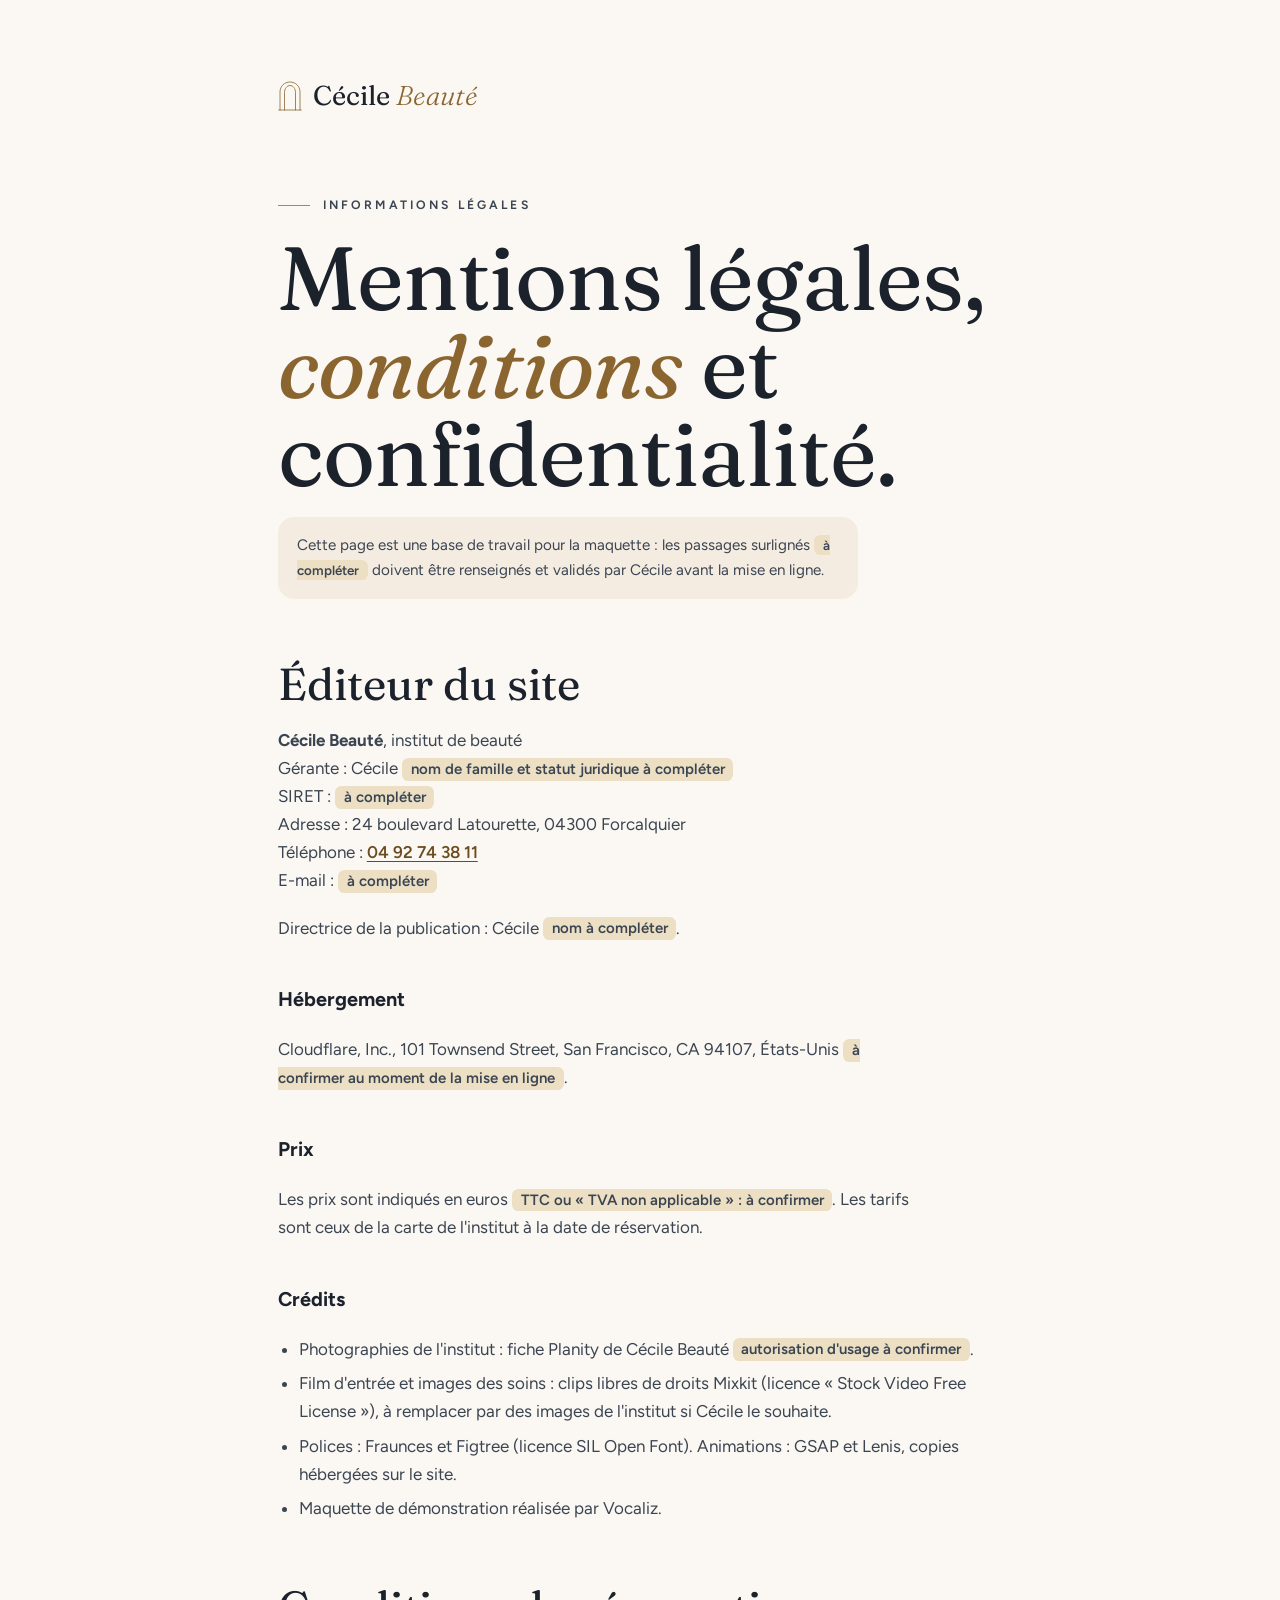
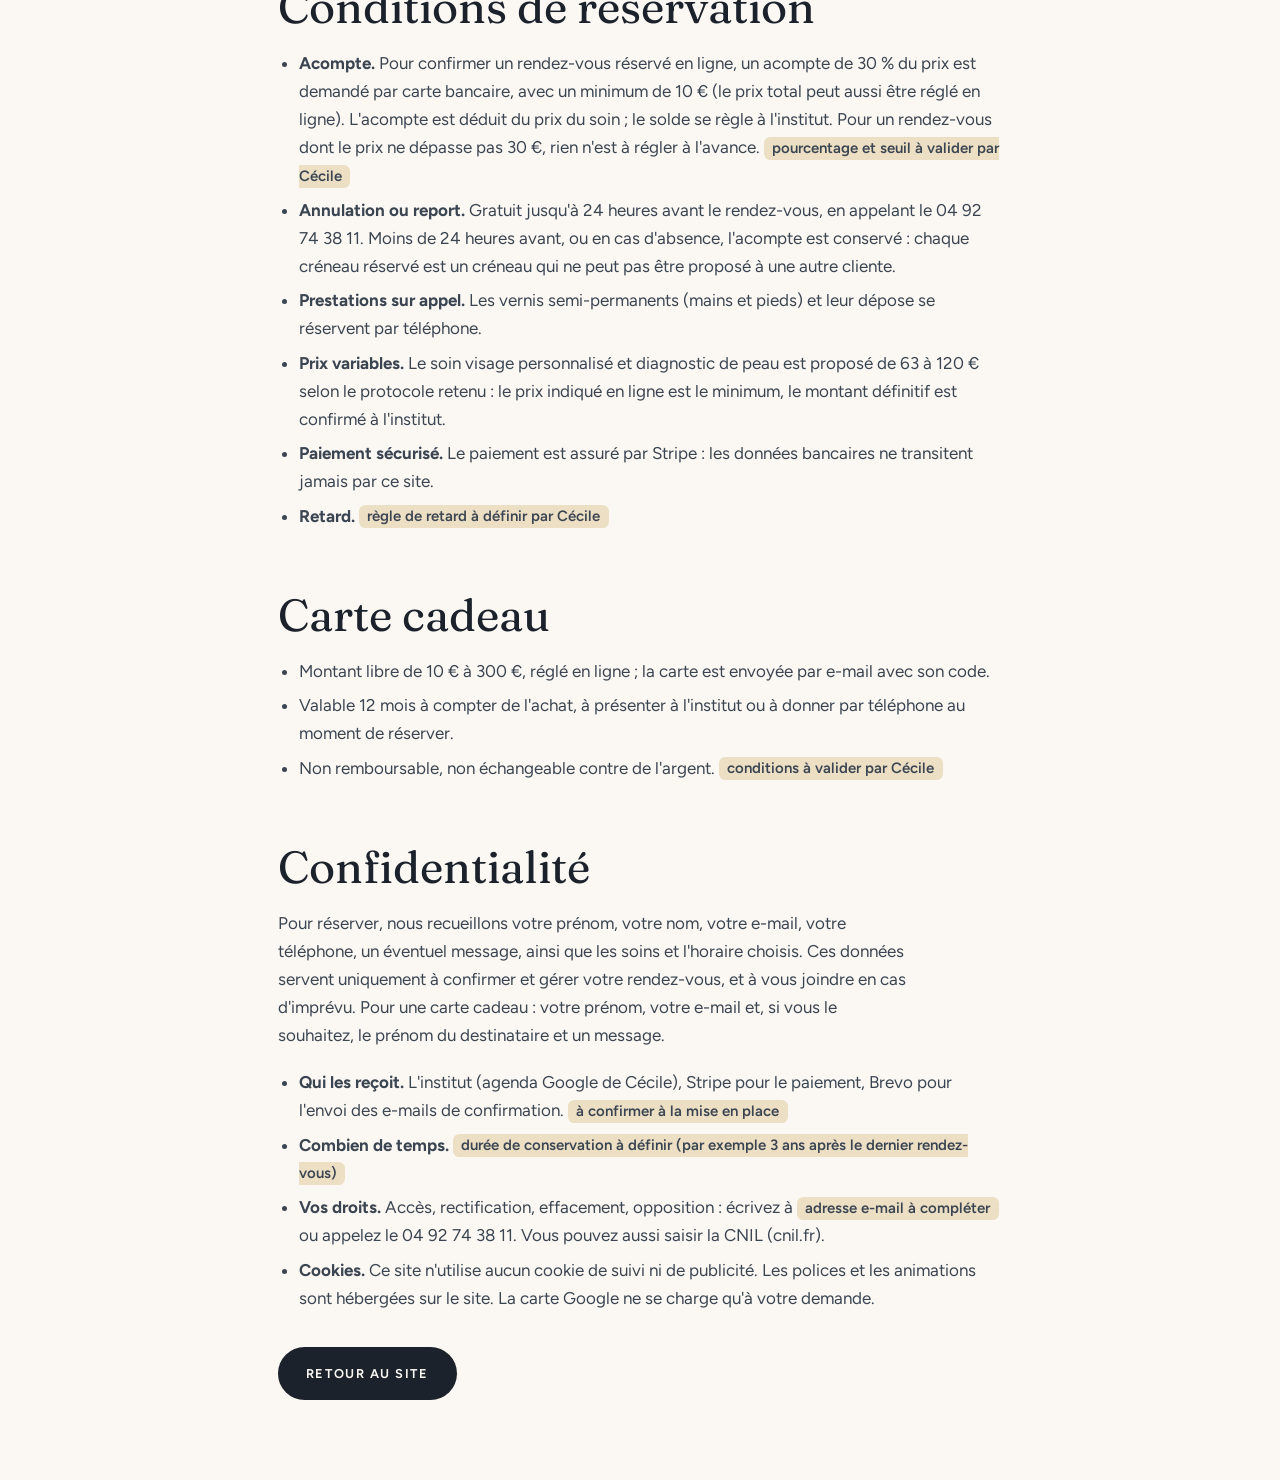
<file: mentions-legales.html>
<!doctype html>
<html lang="fr">
<head>
<meta charset="utf-8">
<meta name="viewport" content="width=device-width, initial-scale=1, viewport-fit=cover">
<title>Mentions légales et conditions · Cécile Beauté</title>
<meta name="robots" content="noindex, nofollow">
<meta name="theme-color" content="#f6f0e7">
<link rel="icon" href="favicon.svg" type="image/svg+xml">
<link rel="preload" href="fraunces-latin-wght-normal.woff2" as="font" type="font/woff2" crossorigin>
<link rel="stylesheet" href="style.css">
<link rel="stylesheet" href="page.css">
</head>
<body class="page">
<svg width="0" height="0" style="position:absolute" aria-hidden="true" focusable="false"><symbol id="cb-mark" viewBox="0 0 48 64"><path d="M4 60V24C4 12.400 13 4 24 4s20 8.400 20 20v36" pathLength="1" fill="none" stroke="currentColor" stroke-linecap="round" stroke-linejoin="round"/><path d="M13 60V25c0-7.800 5-14 11-14s11 6.200 11 14v35" pathLength="1" fill="none" stroke="currentColor" stroke-linecap="round" stroke-linejoin="round"/><path d="M1.500 60h45" pathLength="1" fill="none" stroke="currentColor" stroke-linecap="round"/></symbol></svg>
<a class="skip" href="#contenu">Aller au contenu</a>
<main class="page__main" id="contenu">
  <a class="page__logo" href="index.html" aria-label="Cécile Beauté, retour à l'accueil"><svg viewBox="0 0 48 64" aria-hidden="true"><use href="#cb-mark"/></svg><span>Cécile <em>Beauté</em></span></a>
  <p class="eyebrow eyebrow--brass"><span>Informations légales</span></p>
  <h1 class="page__title">Mentions légales, <em>conditions</em> et confidentialité.</h1>
  <p class="page__note">Cette page est une base de travail pour la maquette : les passages surlignés <span class="page__todo">à compléter</span> doivent être renseignés et validés par Cécile avant la mise en ligne.</p>

  <h2 id="mentions">Éditeur du site</h2>
  <p><strong>Cécile Beauté</strong>, institut de beauté<br>
  Gérante : Cécile <span class="page__todo">nom de famille et statut juridique à compléter</span><br>
  SIRET : <span class="page__todo">à compléter</span><br>
  Adresse : 24 boulevard Latourette, 04300 Forcalquier<br>
  Téléphone : <a href="tel:+33492743811">04 92 74 38 11</a><br>
  E-mail : <span class="page__todo">à compléter</span></p>
  <p>Directrice de la publication : Cécile <span class="page__todo">nom à compléter</span>.</p>
  <h3>Hébergement</h3>
  <p>Cloudflare, Inc., 101 Townsend Street, San Francisco, CA 94107, États-Unis <span class="page__todo">à confirmer au moment de la mise en ligne</span>.</p>
  <h3>Prix</h3>
  <p>Les prix sont indiqués en euros <span class="page__todo">TTC ou « TVA non applicable » : à confirmer</span>. Les tarifs sont ceux de la carte de l'institut à la date de réservation.</p>
  <h3>Crédits</h3>
  <ul class="page__list">
    <li>Photographies de l'institut : fiche Planity de Cécile Beauté <span class="page__todo">autorisation d'usage à confirmer</span>.</li>
    <li>Film d'entrée et images des soins : clips libres de droits Mixkit (licence « Stock Video Free License »), à remplacer par des images de l'institut si Cécile le souhaite.</li>
    <li>Polices : Fraunces et Figtree (licence SIL Open Font). Animations : GSAP et Lenis, copies hébergées sur le site.</li>
    <li>Maquette de démonstration réalisée par Vocaliz.</li>
  </ul>

  <h2 id="conditions">Conditions de réservation</h2>
  <ul class="page__list">
    <li><strong>Acompte.</strong> Pour confirmer un rendez-vous réservé en ligne, un acompte de 30 % du prix est demandé par carte bancaire, avec un minimum de 10 € (le prix total peut aussi être réglé en ligne). L'acompte est déduit du prix du soin ; le solde se règle à l'institut. Pour un rendez-vous dont le prix ne dépasse pas 30 €, rien n'est à régler à l'avance. <span class="page__todo">pourcentage et seuil à valider par Cécile</span></li>
    <li><strong>Annulation ou report.</strong> Gratuit jusqu'à 24 heures avant le rendez-vous, en appelant le 04 92 74 38 11. Moins de 24 heures avant, ou en cas d'absence, l'acompte est conservé : chaque créneau réservé est un créneau qui ne peut pas être proposé à une autre cliente.</li>
    <li><strong>Prestations sur appel.</strong> Les vernis semi-permanents (mains et pieds) et leur dépose se réservent par téléphone.</li>
    <li><strong>Prix variables.</strong> Le soin visage personnalisé et diagnostic de peau est proposé de 63 à 120 € selon le protocole retenu : le prix indiqué en ligne est le minimum, le montant définitif est confirmé à l'institut.</li>
    <li><strong>Paiement sécurisé.</strong> Le paiement est assuré par Stripe : les données bancaires ne transitent jamais par ce site.</li>
    <li><strong>Retard.</strong> <span class="page__todo">règle de retard à définir par Cécile</span></li>
  </ul>

  <h2 id="cadeau">Carte cadeau</h2>
  <ul class="page__list">
    <li>Montant libre de 10 € à 300 €, réglé en ligne ; la carte est envoyée par e-mail avec son code.</li>
    <li>Valable 12 mois à compter de l'achat, à présenter à l'institut ou à donner par téléphone au moment de réserver.</li>
    <li>Non remboursable, non échangeable contre de l'argent. <span class="page__todo">conditions à valider par Cécile</span></li>
  </ul>

  <h2 id="confidentialite">Confidentialité</h2>
  <p>Pour réserver, nous recueillons votre prénom, votre nom, votre e-mail, votre téléphone, un éventuel message, ainsi que les soins et l'horaire choisis. Ces données servent uniquement à confirmer et gérer votre rendez-vous, et à vous joindre en cas d'imprévu. Pour une carte cadeau : votre prénom, votre e-mail et, si vous le souhaitez, le prénom du destinataire et un message.</p>
  <ul class="page__list">
    <li><strong>Qui les reçoit.</strong> L'institut (agenda Google de Cécile), Stripe pour le paiement, Brevo pour l'envoi des e-mails de confirmation. <span class="page__todo">à confirmer à la mise en place</span></li>
    <li><strong>Combien de temps.</strong> <span class="page__todo">durée de conservation à définir (par exemple 3 ans après le dernier rendez-vous)</span></li>
    <li><strong>Vos droits.</strong> Accès, rectification, effacement, opposition : écrivez à <span class="page__todo">adresse e-mail à compléter</span> ou appelez le 04 92 74 38 11. Vous pouvez aussi saisir la CNIL (cnil.fr).</li>
    <li><strong>Cookies.</strong> Ce site n'utilise aucun cookie de suivi ni de publicité. Les polices et les animations sont hébergées sur le site. La carte Google ne se charge qu'à votre demande.</li>
  </ul>
  <p class="page__actions"><a class="btn btn--ink" href="index.html"><span>Retour au site</span></a></p>
</main>
</body>
</html>
</file>
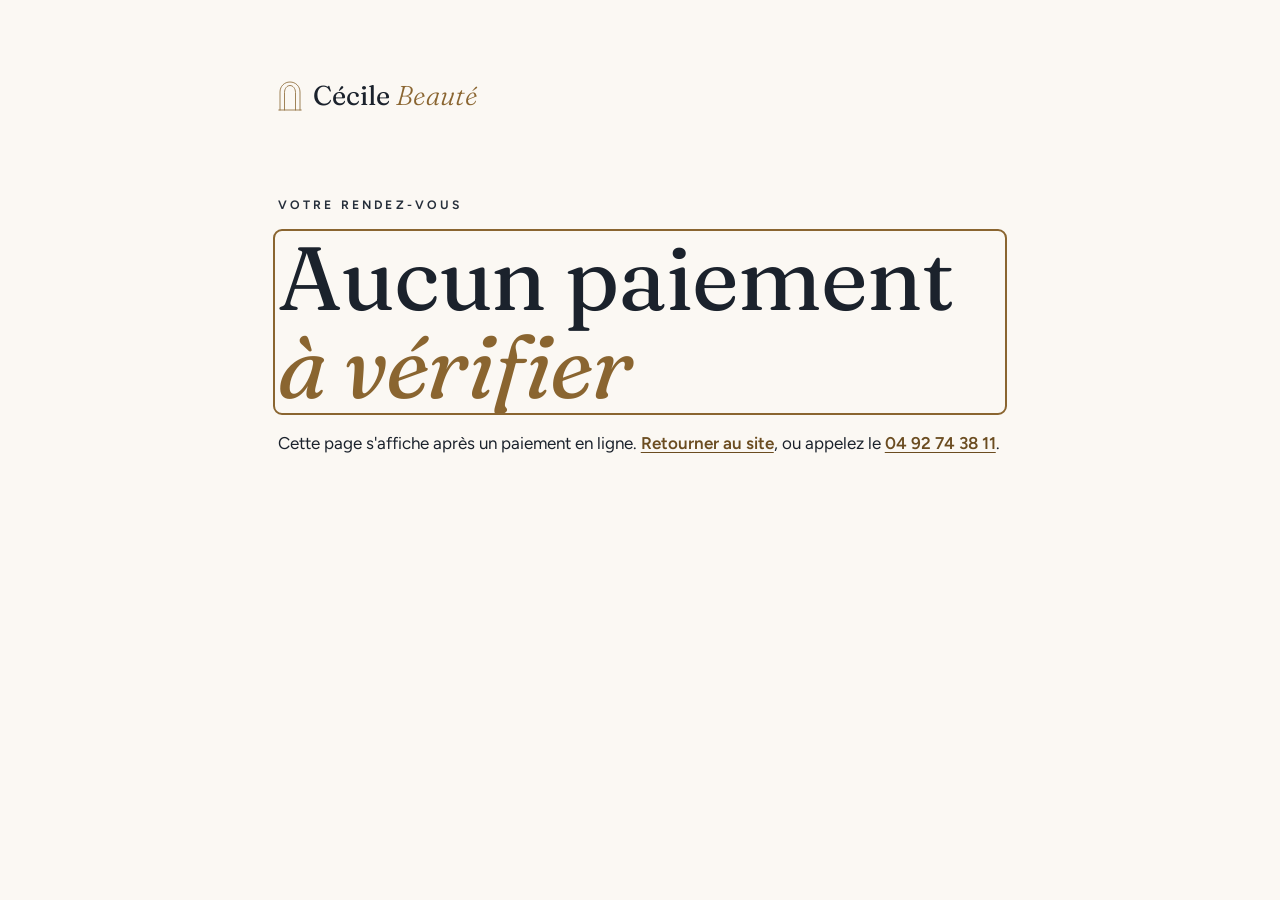
<file: merci.html>
<!doctype html>
<html lang="fr">
<head>
<meta charset="utf-8">
<meta name="viewport" content="width=device-width, initial-scale=1, viewport-fit=cover">
<title>Merci · Cécile Beauté</title>
<meta name="robots" content="noindex, nofollow">
<meta name="theme-color" content="#f6f0e7">
<link rel="icon" href="favicon.svg" type="image/svg+xml">
<link rel="preload" href="fraunces-latin-wght-normal.woff2" as="font" type="font/woff2" crossorigin>
<link rel="stylesheet" href="style.css">
<link rel="stylesheet" href="booking.css">
<link rel="stylesheet" href="page.css">
</head>
<body class="page">
<svg width="0" height="0" style="position:absolute" aria-hidden="true" focusable="false">
  <symbol id="cb-mark" viewBox="0 0 48 64"><path d="M4 60V24C4 12.400 13 4 24 4s20 8.400 20 20v36" pathLength="1" fill="none" stroke="currentColor" stroke-linecap="round" stroke-linejoin="round"/><path d="M13 60V25c0-7.800 5-14 11-14s11 6.200 11 14v35" pathLength="1" fill="none" stroke="currentColor" stroke-linecap="round" stroke-linejoin="round"/><path d="M1.500 60h45" pathLength="1" fill="none" stroke="currentColor" stroke-linecap="round"/></symbol>
  <symbol id="i-calendar" viewBox="0 0 24 24"><rect x="4" y="5.5" width="16" height="14.5" rx="3" fill="none" stroke="currentColor" stroke-width="1.6"/><path d="M4 10h16M8.5 3.5v4M15.5 3.5v4" fill="none" stroke="currentColor" stroke-width="1.6" stroke-linecap="round"/></symbol>
  <symbol id="i-pin" viewBox="0 0 24 24"><path d="M12 21s7-6.2 7-11.5A7 7 0 0 0 5 9.5C5 14.8 12 21 12 21Z" fill="none" stroke="currentColor" stroke-width="1.6" stroke-linejoin="round"/><circle cx="12" cy="9.5" r="2.5" fill="none" stroke="currentColor" stroke-width="1.6"/></symbol>
</svg>
<main class="page__main" id="main">
  <a class="page__logo" href="index.html" aria-label="Cécile Beauté, retour à l'accueil"><svg viewBox="0 0 48 64" aria-hidden="true"><use href="#cb-mark"/></svg><span>Cécile <em>Beauté</em></span></a>
  <div id="etat" role="status" aria-live="polite"><p class="eyebrow eyebrow--brass"><span>Un instant</span></p><h1 class="page__title">Nous vérifions <em>votre paiement</em>…</h1></div>
</main>
<script src="config.js"></script>
<script src="agenda.js"></script>
<script src="merci.js"></script>
</body>
</html>
</file>
<file: lenis.css>
html.lenis,
html.lenis body {
  height: auto;
}

.lenis.lenis-smooth {
  scroll-behavior: auto !important;
}

.lenis.lenis-smooth [data-lenis-prevent] {
  overscroll-behavior: contain;
}

.lenis.lenis-stopped {
  overflow: hidden;
}

.lenis.lenis-smooth iframe {
  pointer-events: none;
}
</file>
<file: style.css>
/* Cécile Beauté — feuille de style du site.
   Palette tirée du lieu : lin et bois clair (parquet, murs), bleu nuit des menuiseries, laiton du miroir doré.
   Polices Fraunces (titres) et Figtree (texte), hébergées sur le site. Signe de l'institut : l'arche des vitrines. */

@font-face { font-family: "Fraunces"; font-style: normal; font-weight: 100 900; font-display: swap; src: url("fraunces-latin-wght-normal.woff2") format("woff2"); }
@font-face { font-family: "Fraunces"; font-style: italic; font-weight: 100 900; font-display: swap; src: url("fraunces-latin-wght-italic.woff2") format("woff2"); }
@font-face { font-family: "Figtree"; font-style: normal; font-weight: 300 900; font-display: swap; src: url("figtree-latin-wght-normal.woff2") format("woff2"); }
@font-face { font-family: "Figtree"; font-style: italic; font-weight: 300 900; font-display: swap; src: url("figtree-latin-wght-italic.woff2") format("woff2"); }

:root {
  --lin: #f6f0e7;
  --creme: #fbf8f3;
  --os: #ece3d4;
  --bois: #d8c1a0;
  --encre: #1b222c;
  --encre-2: #262f3b;
  --laiton: #b08d57;
  --laiton-l: #dcc392;
  --laiton-d: #8a6530;
  --laiton-dd: #6b4c20;
  /* noms repris par booking.css et page.css */
  --plum: var(--encre);
  --plum-2: #3b4552;
  --plum-3: #6a7380;
  --cream: var(--creme);
  --petal: #efe2cf;
  --blush: #f4ece1;
  --rose: #c9a877;
  --rose-d: var(--laiton-d);
  --rose-dd: var(--laiton-dd);
  --butter: #ecdfc4;
  --line: rgba(27, 34, 44, .14);
  --ff-display: "Fraunces", "Times New Roman", serif;
  --ff-body: "Figtree", system-ui, -apple-system, "Segoe UI", Roboto, sans-serif;
  --ease: cubic-bezier(.22, .8, .2, 1);
  --ease-io: cubic-bezier(.65, 0, .35, 1);
  --gutter: clamp(1.1rem, 4.2vw, 4.5rem);
  --max: 1480px;
  --head-h: 78px;
  --pad-s: clamp(5rem, 10vw, 10rem);
}

*, *::before, *::after { box-sizing: border-box; }
html { -webkit-text-size-adjust: 100%; text-size-adjust: 100%; scroll-padding-top: 5rem; }
html.is-locked { overflow: hidden; }
body {
  margin: 0; background: var(--lin); color: var(--encre); font-family: var(--ff-body); font-size: 1.0625rem; line-height: 1.65;
  -webkit-font-smoothing: antialiased; -moz-osx-font-smoothing: grayscale; text-rendering: optimizeLegibility; overflow-x: clip;
}
img, svg, canvas, video { display: block; max-width: 100%; }
img { height: auto; }
button, input, textarea, select { font: inherit; color: inherit; }
button { cursor: pointer; background: none; border: 0; padding: 0; }
a { color: inherit; text-decoration-thickness: 1px; text-underline-offset: .2em; }
ul, ol { margin: 0; padding: 0; list-style: none; }
h1, h2, h3, h4, p, figure, blockquote, dl, dd { margin: 0; }
address { font-style: normal; }
summary { cursor: pointer; }
:focus-visible { outline: 2px solid var(--laiton-d); outline-offset: 3px; border-radius: 4px; }
::selection { background: var(--laiton-l); color: var(--encre); }

.sr-only { position: absolute; width: 1px; height: 1px; margin: -1px; padding: 0; overflow: hidden; clip: rect(0 0 0 0); white-space: nowrap; border: 0; }
.skip { position: fixed; left: 1rem; top: -4rem; z-index: 300; background: var(--encre); color: var(--creme); padding: .7rem 1.1rem; border-radius: 999px; transition: top .25s; }
.skip:focus { top: 1rem; }
.wrap { width: 100%; max-width: var(--max); margin-inline: auto; padding-inline: var(--gutter); }
.inl { display: inline-block; width: 1.1em; height: 1.1em; vertical-align: -.2em; }
svg[viewBox="0 0 48 64"] { stroke-width: 1.6; overflow: visible; }

/* grain : texture de pellicule très légère */
.grain { position: absolute; inset: 0; pointer-events: none; z-index: 3; opacity: .2; mix-blend-mode: multiply; background-image: url("data:image/svg+xml;utf8,<svg xmlns='http://www.w3.org/2000/svg' width='220' height='220'><filter id='n'><feTurbulence type='fractalNoise' baseFrequency='.85' numOctaves='2' stitchTiles='stitch'/><feColorMatrix values='0 0 0 0 0.16  0 0 0 0 0.13  0 0 0 0 0.1  0 0 0 .55 0'/></filter><rect width='100%' height='100%' filter='url(%23n)'/></svg>"); }

/* l'arche : le signe des vitrines de la façade */
.arch { display: block; overflow: hidden; border-radius: 999px 999px 0 0; aspect-ratio: 3 / 4; background: var(--os); }
.arch img { width: 100%; height: 100%; object-fit: cover; }

/* ---------- titres ---------- */
.eyebrow { display: inline-flex; align-items: center; gap: .8rem; font-size: .76rem; font-weight: 650; letter-spacing: .26em; text-transform: uppercase; color: var(--encre-2); }
.eyebrow i { width: 2.2rem; height: 1px; background: currentColor; opacity: .55; }
.eyebrow--brass, .eyebrow--gold { color: var(--laiton-d); }
.eyebrow--brass::before, .eyebrow--gold::before { content: ""; width: 2rem; height: 1px; background: currentColor; opacity: .6; }
.eyebrow--gold { color: var(--laiton-l); }
.title { font-family: var(--ff-display); font-weight: 300; font-size: clamp(2.6rem, 5.9vw, 5.9rem); line-height: 1; letter-spacing: -.022em; margin-top: 1.2rem; text-wrap: balance; font-variation-settings: "opsz" 144; }
.title--xl { font-size: clamp(3rem, 6.6vw, 6.8rem); }
.title--light { color: var(--creme); }
.title em, .hero__title em, .beat__big em, .foot__logo em, .logo em, .loader__name em, .gcard__n em, .bk__brand em, .page__logo em { font-style: italic; font-weight: 300; color: var(--laiton-d); }
.title--light em, .foot__logo em { color: var(--laiton-l); }

/* mots qui montent (data-split) */
.w { display: inline-block; overflow: hidden; vertical-align: top; padding-bottom: .14em; margin-bottom: -.14em; }
.wi { display: inline-block; will-change: transform; }
html.js .title .wi { transform: translateY(108%); transition: transform 1.05s var(--ease); transition-delay: calc(var(--i, 0) * 55ms); }
html.js .title.is-in .wi { transform: none; }

/* apparition générique */
html.js [data-reveal] { opacity: 0; transform: translateY(26px); transition: opacity .9s var(--ease), transform .9s var(--ease); }
html.js [data-reveal].is-in { opacity: 1; transform: none; }
html.reduced [data-reveal], html.no-anim [data-reveal] { opacity: 1 !important; transform: none !important; transition: none !important; }
html.reduced .title .wi, html.no-anim .title .wi { transform: none !important; transition: none !important; }

/* ---------- boutons ---------- */
.btn {
  --h: 3.3rem; position: relative; isolation: isolate; display: inline-flex; align-items: center; justify-content: center; gap: .7rem; height: var(--h); padding: 0 1.7rem;
  border-radius: 999px; font-size: .8rem; font-weight: 650; letter-spacing: .12em; text-transform: uppercase; text-decoration: none; white-space: nowrap;
  border: 1px solid transparent; overflow: hidden; transition: color .45s var(--ease), border-color .45s var(--ease), background-color .45s var(--ease), transform .45s var(--ease);
  -webkit-tap-highlight-color: transparent;
}
.btn::before { content: ""; position: absolute; inset: -1px; z-index: -1; border-radius: inherit; background: var(--fill, var(--laiton-d)); transform: translateY(102%); transition: transform .55s var(--ease); }
.btn svg { width: 1.15em; height: 1.15em; flex: none; transition: transform .45s var(--ease); }
.btn:hover svg { transform: translateX(.25rem); }
.btn:hover::before, .btn:focus-visible::before { transform: none; }
.btn--sm { --h: 2.7rem; padding: 0 1.3rem; font-size: .72rem; }
.btn--lg { --h: 3.7rem; padding: 0 2.2rem; }
.btn--ink { background: var(--encre); color: var(--creme); --fill: var(--laiton-d); }
.btn--rose { background: var(--laiton-d); color: #fff; --fill: var(--encre); }
.btn--cream { background: var(--creme); color: var(--encre); --fill: var(--laiton-l); }
.btn--cream:hover { color: var(--encre); }
.btn--line { border-color: rgba(27, 34, 44, .4); color: var(--encre); --fill: var(--encre); }
.btn--line:hover, .btn--line:focus-visible { color: var(--creme); border-color: var(--encre); }
.btn--ghost { color: var(--encre); border-color: rgba(27, 34, 44, .28); background: rgba(251, 248, 243, .55); backdrop-filter: blur(8px); -webkit-backdrop-filter: blur(8px); --fill: var(--encre); }
.btn--ghost:hover { color: var(--creme); }
.btn--line-light { border-color: rgba(251, 248, 243, .5); color: var(--creme); --fill: var(--creme); }
.btn--line-light:hover, .btn--line-light:focus-visible { color: var(--encre); border-color: var(--creme); }
.btn:disabled, .btn[aria-disabled="true"] { opacity: .55; cursor: not-allowed; }
.btn.is-busy { pointer-events: none; opacity: .8; }
.round { width: 3.4rem; height: 3.4rem; border-radius: 50%; display: grid; place-items: center; border: 1px solid rgba(251, 248, 243, .4); color: var(--creme); transition: background-color .35s var(--ease), color .35s var(--ease), transform .35s var(--ease), opacity .3s; }
.round svg { width: 1.3rem; height: 1.3rem; }
.round:hover { background: var(--creme); color: var(--encre); }
.round:active { transform: scale(.94); }
.round:disabled { opacity: .35; pointer-events: none; }
.link-btn { text-decoration: underline; text-underline-offset: .22em; font-weight: 500; }
.link-btn:hover { color: var(--laiton-d); }

/* ---------- chargement ---------- */
.loader { position: fixed; inset: 0; z-index: 120; background: var(--lin); display: grid; place-items: center; transition: transform 1.1s var(--ease-io), visibility 0s 1.1s; }
html:not(.js) .loader { display: none; }
.loader.is-out { transform: translateY(-100%); visibility: hidden; }
.loader.is-out .loader__inner { opacity: 0; transition: opacity .4s; }
.loader__inner { text-align: center; color: var(--encre); }
.loader__mark { width: clamp(70px, 11vw, 100px); height: auto; margin: 0 auto 1.6rem; color: var(--laiton-d); }
.loader__mark path { stroke-dasharray: 1; stroke-dashoffset: 1; animation: draw 1.9s var(--ease-io) .1s forwards; }
.loader__mark path:nth-child(2) { animation-delay: .35s; }
.loader__mark path:nth-child(3) { animation-delay: .7s; }
@keyframes draw { to { stroke-dashoffset: 0; } }
.loader__name { font-family: var(--ff-display); font-weight: 300; font-size: clamp(2rem, 4.2vw, 2.9rem); line-height: 1; opacity: 0; transform: translateY(12px); animation: up .9s var(--ease) .6s forwards; }
.loader__sub { margin-top: .7rem; font-size: .74rem; letter-spacing: .26em; text-transform: uppercase; color: var(--plum-3); opacity: 0; animation: up .9s var(--ease) .8s forwards; }
@keyframes up { to { opacity: 1; transform: none; } }
.loader__count { margin-top: 1.6rem; font-size: .76rem; letter-spacing: .26em; text-transform: uppercase; color: var(--plum-3); font-variant-numeric: tabular-nums; }
.loader__count small { font-size: inherit; }

/* ---------- en-tête ---------- */
.head { position: fixed; inset: 0 0 auto 0; z-index: 60; transition: transform .6s var(--ease), background-color .45s, box-shadow .45s, backdrop-filter .45s; }
.head__bar { display: flex; align-items: center; justify-content: space-between; gap: 1.5rem; height: var(--head-h); padding-inline: var(--gutter); max-width: calc(var(--max) + 2 * var(--gutter)); margin-inline: auto; }
.head.is-solid { background: rgba(246, 240, 231, .86); backdrop-filter: blur(16px) saturate(1.2); -webkit-backdrop-filter: blur(16px) saturate(1.2); box-shadow: 0 1px 0 var(--line); }
.head.is-hidden { transform: translateY(-101%); }
.logo { display: inline-flex; align-items: center; gap: .7rem; text-decoration: none; font-family: var(--ff-display); font-weight: 300; font-size: 1.6rem; line-height: 1; letter-spacing: -.01em; white-space: nowrap; }
.logo__mark { width: 1.35rem; height: auto; color: var(--laiton-d); }
.nav { display: flex; gap: clamp(1rem, 2.2vw, 2.2rem); font-size: .82rem; font-weight: 600; letter-spacing: .1em; text-transform: uppercase; }
.nav a { position: relative; text-decoration: none; padding: .4rem 0; opacity: .8; transition: opacity .3s; }
.nav a::after { content: ""; position: absolute; left: 0; right: 0; bottom: .1rem; height: 1px; background: var(--laiton-d); transform: scaleX(0); transform-origin: left; transition: transform .5s var(--ease); }
.nav a:hover, .nav a.is-active { opacity: 1; }
.nav a:hover::after, .nav a.is-active::after { transform: scaleX(1); }
.head__cta { display: flex; align-items: center; gap: 1rem; }
.head__tel { display: inline-flex; align-items: center; gap: .5rem; text-decoration: none; font-size: .88rem; font-weight: 600; font-variant-numeric: tabular-nums; }
.head__tel svg { width: 1.1rem; height: 1.1rem; color: var(--laiton-d); }
.burger { display: none; width: 2.9rem; height: 2.9rem; border-radius: 50%; border: 1px solid var(--line); position: relative; }
.burger i { position: absolute; left: 50%; width: 1.1rem; height: 1.5px; margin-left: -.55rem; background: currentColor; transition: transform .45s var(--ease), top .45s var(--ease); }
.burger i:nth-child(1) { top: 1.2rem; } .burger i:nth-child(2) { top: 1.6rem; }
.menu-open .burger i:nth-child(1) { top: 1.4rem; transform: rotate(45deg); } .menu-open .burger i:nth-child(2) { top: 1.4rem; transform: rotate(-45deg); }
.head__progress { position: absolute; left: 0; right: 0; bottom: 0; height: 2px; background: var(--laiton-d); transform: scaleX(0); transform-origin: left; }
.menu { position: fixed; inset: 0; z-index: 55; background: var(--encre); color: var(--creme); display: flex; flex-direction: column; justify-content: space-between; padding: calc(var(--head-h) + 2rem) var(--gutter) 2rem; clip-path: circle(0 at calc(100% - 3rem) 2.6rem); transition: clip-path .9s var(--ease-io); visibility: hidden; }
.menu-open .menu { clip-path: circle(150% at calc(100% - 3rem) 2.6rem); visibility: visible; }
.menu-open .head { color: var(--creme); }
.menu-open .head .logo__mark { color: var(--laiton-l); }
.menu-open .head .btn--ink { background: var(--creme); color: var(--encre); }
.menu__nav { display: grid; gap: .3rem; }
.menu__nav a { display: flex; align-items: baseline; gap: 1.1rem; text-decoration: none; font-family: var(--ff-display); font-weight: 300; font-size: clamp(2.4rem, 11vw, 4.4rem); line-height: 1.12; }
.menu__nav a span { font-family: var(--ff-body); font-size: .8rem; letter-spacing: .2em; color: var(--laiton-l); }
.menu__foot { display: grid; gap: 1.4rem; justify-items: start; color: rgba(251, 248, 243, .75); }
.menu__foot a { color: var(--creme); }

/* ---------- héros : la fenêtre en arche s'ouvre ---------- */
.hero { position: relative; }
html.js .hero__track { height: 620vh; }
.hero__stage {
  --aw: min(30vw, 430px); --ah: min(70svh, 720px);
  position: sticky; top: 0; height: 100vh; height: 100svh; overflow: hidden; background: var(--lin);
  --l: calc((100vw - var(--aw)) / 2); --t: calc((100svh - var(--ah)) / 2 + 2svh); --w: var(--aw); --h: var(--ah); --ri: var(--l); --bi: calc(100svh - var(--t) - var(--h)); --r: calc(var(--aw) / 2);
}
.hero__mullions { position: absolute; inset: 0; z-index: 0; pointer-events: none; opacity: calc(.5 * (1 - var(--k, 0))); }
.hero__mullions i { position: absolute; top: 0; bottom: 0; width: 1px; background: linear-gradient(transparent, rgba(27, 34, 44, .16) 18%, rgba(27, 34, 44, .16) 82%, transparent); }
.hero__mullions i:nth-child(1) { left: 33.333%; } .hero__mullions i:nth-child(2) { left: 66.666%; }
.hero__title { position: absolute; inset: 0; z-index: 1; font-family: var(--ff-display); font-weight: 300; line-height: .9; letter-spacing: -.035em; font-size: clamp(4.2rem, 11.4vw, 12.4rem); pointer-events: none; opacity: calc(1 - var(--k, 0) * 1.4); }
.hero__w { position: absolute; top: calc(50% - .45em); display: block; white-space: nowrap; overflow: hidden; padding: .06em .04em .14em; }
.hero__w1 { right: calc(50% + var(--aw) / 2 - .8vw); }
.hero__w2 { left: calc(50% + var(--aw) / 2 - .8vw); }
.hero__w em { color: var(--laiton-d); }
.ch { display: inline-block; }
html.js .ch { transform: translateY(108%); }
html.js .hero.is-ready .ch { transform: none; transition: transform 1.3s var(--ease) calc(var(--i, 0) * 70ms + 650ms); }
.hero__eyebrow { position: absolute; z-index: 4; left: var(--gutter); top: calc(var(--head-h) + 2.6svh); opacity: calc(1 - var(--k, 0) * 2); }
.hero__media { position: absolute; inset: 0; z-index: 2; clip-path: inset(var(--t) var(--ri) var(--bi) var(--l) round var(--r) var(--r) 0 0); background: var(--os); }
.hero__poster, .hero__poster img { position: absolute; inset: 0; width: 100%; height: 100%; object-fit: cover; }
.hero__poster img { transform: scale(1.5) translateX(16%); transform-origin: 50% 50%; }
.hero__canvas { position: absolute; inset: 0; width: 100%; height: 100%; opacity: 0; transition: opacity .8s; }
.is-drawn .hero__canvas { opacity: 1; }
.is-drawn .hero__poster { opacity: 0; transition: opacity .8s .2s; }
.hero__veil { position: absolute; inset: 0; background: linear-gradient(180deg, rgba(27, 34, 44, .22), rgba(27, 34, 44, 0) 26%, rgba(27, 34, 44, 0) 50%, rgba(27, 34, 44, .5)); opacity: calc(var(--k, 0) * var(--veil, 1)); }
.hero__frame { position: absolute; z-index: 3; left: var(--l); top: var(--t); width: var(--w); height: var(--h); border-radius: var(--r) var(--r) 0 0; pointer-events: none; opacity: calc(1 - var(--k, 0) * 1.6); }
.hero__frame::before { content: ""; position: absolute; inset: -10px; border: 1px solid var(--laiton); border-bottom: 0; border-radius: calc(var(--r) + 10px) calc(var(--r) + 10px) 0 0; opacity: .75; }
.hero__content { position: absolute; z-index: 4; inset: auto var(--gutter) 6svh var(--gutter); display: flex; align-items: flex-end; justify-content: space-between; gap: 2rem; pointer-events: none; }
.hero__content > * { pointer-events: auto; }
.hero__lead { max-width: 24rem; font-size: 1.06rem; line-height: 1.6; color: var(--encre-2); }
.hero__actions { display: grid; gap: .8rem; justify-items: stretch; }
.hero__actions .btn { justify-content: space-between; }
.beats { position: absolute; z-index: 5; inset: 0; pointer-events: none; }
.beat { position: absolute; left: var(--gutter); bottom: 18svh; max-width: min(34rem, 80vw); font-family: var(--ff-display); font-weight: 300; font-size: clamp(1.8rem, 3.6vw, 3.4rem); line-height: 1.1; letter-spacing: -.015em; color: var(--creme); opacity: 0; visibility: hidden; text-shadow: 0 2px 30px rgba(0, 0, 0, .35); }
.beat__n { display: block; margin-bottom: .8rem; font-family: var(--ff-body); font-size: .78rem; font-weight: 650; letter-spacing: .26em; color: var(--laiton-l); }
.beat--final { inset: auto 0 18svh 0; left: 0; max-width: none; text-align: center; display: grid; justify-items: center; gap: 1.6rem; }
.beat__big { font-size: clamp(3rem, 8vw, 8rem); line-height: .95; }
.beat__big em { color: var(--laiton-l); }
.hero__hud { position: absolute; z-index: 6; left: var(--gutter); right: var(--gutter); bottom: 2.6svh; display: flex; align-items: center; gap: 1.2rem; font-size: .7rem; font-weight: 650; letter-spacing: .24em; text-transform: uppercase; color: var(--encre-2); pointer-events: none; }
.hero.is-wide .hero__hud { color: var(--creme); }
.hud__cue { display: inline-flex; align-items: center; gap: .6rem; }
.hud__cue svg { width: 1rem; height: 1rem; animation: bob 2s var(--ease-io) infinite; }
@keyframes bob { 50% { transform: translateY(5px); } }
.hud__bar { flex: 1; height: 1px; background: currentColor; opacity: .85; position: relative; overflow: hidden; }
.hud__bar i { position: absolute; inset: 0; background: var(--laiton); transform: scaleX(0); transform-origin: left; height: 3px; top: -1px; }
.hud__n { font-variant-numeric: tabular-nums; }

/* sans animation (ou sans JavaScript) : le héros reste sur sa première image, l'arche et le texte restent visibles */
html:not(.js) .hero__track, html.reduced .hero__track, html.no-anim .hero__track { height: auto; }
html.reduced .beats, html.no-anim .beats, html:not(.js) .beats { display: none; }
html.reduced .hero__hud, html.no-anim .hero__hud, html:not(.js) .hero__hud { display: none; }

/* ---------- bandeau défilant ---------- */
.marquee { background: var(--encre); color: var(--creme); overflow: hidden; padding: 1.5rem 0; border-block: 1px solid rgba(220, 195, 146, .25); }
.marquee__row { display: flex; width: max-content; will-change: transform; }
.marquee__set { display: flex; align-items: center; gap: clamp(1.6rem, 3vw, 3rem); padding-right: clamp(1.6rem, 3vw, 3rem); font-family: var(--ff-display); font-style: italic; font-weight: 300; font-size: clamp(1.6rem, 3vw, 2.6rem); white-space: nowrap; }
.marquee__set svg { width: 1.1rem; height: 1.1rem; color: var(--laiton); flex: none; }

/* ---------- manifeste ---------- */
.manifest { padding: var(--pad-s) 0; }
.manifest__text { margin-top: 2rem; max-width: 22em; font-family: var(--ff-display); font-weight: 300; font-size: clamp(2rem, 5.2vw, 5rem); line-height: 1.12; letter-spacing: -.02em; text-wrap: pretty; }
.word { opacity: .2; transition: opacity .5s var(--ease); }
.word.is-lit { opacity: 1; }
html.reduced .word, html.no-anim .word, html:not(.js) .word { opacity: 1; }
.pill { display: inline-block; vertical-align: -.08em; width: 1.05em; height: 1.2em; margin: 0 .12em; overflow: hidden; border-radius: 999px 999px .12em .12em; background: var(--os); transition: width 1.1s var(--ease); }
.pill img { width: 100%; height: 100%; object-fit: cover; }
html.js .pill { width: 0; margin: 0; }
html.js .pill.is-open, html.reduced .pill, html.no-anim .pill { width: 1.05em; margin: 0 .12em; }

/* ---------- chiffres ---------- */
.stats { padding: 0 0 var(--pad-s); }
.stats__list { display: grid; grid-template-columns: repeat(3, 1fr); border-top: 1px solid var(--laiton); }
.stats__list li { padding: 2.2rem clamp(1rem, 3vw, 3rem) 0 0; }
.stats__list li + li { padding-left: clamp(1rem, 3vw, 3rem); border-left: 1px solid var(--line); }
.stat__n { font-family: var(--ff-display); font-weight: 300; font-size: clamp(3.6rem, 8.4vw, 8.6rem); line-height: .95; letter-spacing: -.03em; font-variant-numeric: tabular-nums; }
.stat__n small { font-size: .32em; letter-spacing: 0; color: var(--plum-3); margin-left: .2em; }
.stat__t { margin-top: .8rem; max-width: 18rem; color: var(--plum-2); font-size: .98rem; }

/* ---------- soins : cartes en arche (défilement horizontal sur ordinateur) ---------- */
.soins { background: var(--os); padding: clamp(4rem, 8vw, 8rem) 0; }
.soins__head { margin-bottom: clamp(1.6rem, 3vw, 3rem); }
.soins__head .title { font-size: clamp(2.4rem, 4.6vw, 4.6rem); max-width: 16em; }
.soins.is-pinned .soins__pin { min-height: 100vh; min-height: 100svh; display: flex; flex-direction: column; justify-content: center; }
.soins__viewport { overflow: hidden; }
.soins__track { display: flex; gap: clamp(1.2rem, 2.4vw, 2.4rem); padding-inline: var(--gutter); width: max-content; will-change: transform; }
.card { flex: none; width: clamp(15.5rem, 19vw, 21rem); }
.card__link { display: block; text-decoration: none; }
.card__media { display: block; position: relative; }
.card__media .arch { aspect-ratio: 3 / 4; transition: transform .9s var(--ease); }
.card__media .arch img { transition: transform 1.2s var(--ease); }
.card__link:hover .arch img { transform: scale(1.06); }
.card__media::before { content: ""; position: absolute; inset: -9px; border: 1px solid var(--laiton); border-bottom: 0; border-radius: 999px 999px 0 0; opacity: 0; transform: scale(.97); transition: opacity .6s var(--ease), transform .8s var(--ease); pointer-events: none; }
.card__link:hover .card__media::before, .card__link:focus-visible .card__media::before { opacity: .8; transform: none; }
.card__body { display: grid; gap: .45rem; padding: 1.5rem .2rem 0; }
.card__n { font-size: .74rem; font-weight: 650; letter-spacing: .26em; color: var(--laiton-d); }
.card__t { font-family: var(--ff-display); font-weight: 300; font-size: clamp(1.9rem, 2.8vw, 2.6rem); line-height: 1.05; letter-spacing: -.015em; }
.card__p { color: var(--plum-2); font-size: .98rem; line-height: 1.55; }
.card__m { font-size: .84rem; font-weight: 600; color: var(--laiton-dd); }
.soins__prog { margin-top: clamp(1.6rem, 3vw, 2.6rem); }
.soins__prog i { display: block; height: 1px; background: var(--laiton-d); transform: scaleX(0); transform-origin: left; }
.soins:not(.is-pinned) .soins__viewport { overflow-x: auto; scroll-snap-type: x mandatory; scrollbar-width: none; }
.soins:not(.is-pinned) .soins__viewport::-webkit-scrollbar { display: none; }
.soins:not(.is-pinned) .card { scroll-snap-align: start; }
.soins:not(.is-pinned) .soins__prog { display: none; }
.soins:not(.is-pinned) .soins__track { padding-inline: var(--gutter); }

/* ---------- Sothys ---------- */
.sothys { background: var(--encre); color: var(--creme); padding: var(--pad-s) 0; position: relative; overflow: hidden; }
.sothys::before { content: ""; position: absolute; inset: 0; background: linear-gradient(90deg, transparent 33.2%, rgba(220, 195, 146, .09) 33.3%, transparent 33.4%, transparent 66.5%, rgba(220, 195, 146, .09) 66.6%, transparent 66.7%); pointer-events: none; }
.sothys__grid { position: relative; display: grid; grid-template-columns: minmax(0, 5fr) minmax(0, 6fr); gap: clamp(2rem, 6vw, 7rem); align-items: center; }
.sothys__fig { position: relative; max-width: 30rem; width: 100%; justify-self: center; }
.sothys__fig::before { content: ""; position: absolute; inset: -14px -14px 14px 14px; border: 1px solid var(--laiton); border-bottom: 0; border-radius: 999px 999px 0 0; opacity: .7; }
.sothys__fig .arch { position: relative; box-shadow: 0 40px 90px -40px rgba(0, 0, 0, .8); }
.sothys__fig figcaption { margin-top: 1.4rem; font-size: .74rem; font-weight: 650; letter-spacing: .24em; text-transform: uppercase; color: var(--laiton-l); }
.sothys__p { margin-top: 1.6rem; max-width: 34rem; color: rgba(251, 248, 243, .78); }
.sothys__list { margin-top: 2.2rem; border-top: 1px solid rgba(251, 248, 243, .18); }
.sothys__list li { border-bottom: 1px solid rgba(251, 248, 243, .18); }
.sothys__list button { width: 100%; display: grid; grid-template-columns: 1fr auto auto 1.3rem; gap: 1.2rem; align-items: center; padding: 1.05rem .2rem; text-align: left; transition: padding .5s var(--ease), color .3s; }
.sothys__list button:hover { padding-inline: .8rem 0; color: var(--laiton-l); }
.sl__n { font-weight: 600; line-height: 1.3; }
.sl__d { font-size: .86rem; color: rgba(251, 248, 243, .6); white-space: nowrap; }
.sl__p { font-family: var(--ff-display); font-size: 1.35rem; white-space: nowrap; }
.sothys__list svg { width: 1.2rem; height: 1.2rem; color: var(--laiton); transition: transform .4s var(--ease); }
.sothys__list button:hover svg { transform: translateX(.3rem); }
.sothys__act { margin-top: 2.4rem; }

/* ---------- l'institut : collage ---------- */
.lieu { padding: var(--pad-s) 0; }
.lieu__head { display: grid; grid-template-columns: 1.2fr 1fr; gap: clamp(1.5rem, 5vw, 6rem); align-items: end; }
.lieu__p { color: var(--plum-2); max-width: 32rem; justify-self: end; }
.collage { margin-top: clamp(2.5rem, 6vw, 6rem); display: grid; grid-template-columns: repeat(12, 1fr); grid-template-rows: auto; gap: clamp(.8rem, 2vw, 2rem); align-items: start; }
.co { position: relative; overflow: visible; }
.co img { width: 100%; height: auto; }
.co--c img, .co--e img { border-radius: .4rem; }
.co--a { grid-column: 1 / span 4; grid-row: 1; }
.co--b { grid-column: 5 / span 3; grid-row: 1; margin-top: 18%; }
.co--c { grid-column: 8 / span 5; grid-row: 1; margin-top: 4%; }
.co--d { grid-column: 3 / span 3; grid-row: 2; margin-top: -4%; }
.co--e { grid-column: 7 / span 3; grid-row: 2; margin-top: 6%; }
html.js .co { opacity: 0; transform: translateY(40px); transition: opacity 1s var(--ease), transform 1.2s var(--ease); }
html.js .co.is-in, html.reduced .co, html.no-anim .co { opacity: 1; transform: none; }

/* ---------- carte des tarifs ---------- */
.carte { background: var(--creme); padding: var(--pad-s) 0; }
.carte__grid { display: grid; grid-template-columns: minmax(0, 4fr) minmax(0, 7fr); gap: clamp(2rem, 6vw, 7rem); align-items: start; }
.carte__side { position: sticky; top: 6.5rem; }
.carte__intro { margin-top: 1.6rem; color: var(--plum-2); max-width: 28rem; }
.tabs { margin-top: 2rem; display: flex; flex-wrap: wrap; gap: .5rem; }
.tab { padding: .7rem 1.25rem; border-radius: 999px; border: 1px solid var(--line); font-size: .86rem; font-weight: 650; transition: background-color .35s, color .35s, border-color .35s; }
.tab:hover { border-color: var(--encre); }
.tab.is-on { background: var(--encre); color: var(--creme); border-color: var(--encre); }
.carte__note { margin-top: 1.8rem; display: flex; gap: .6rem; align-items: center; font-size: .9rem; color: var(--plum-2); }
.carte__note svg { width: 1.2rem; height: 1.2rem; color: var(--laiton-d); flex: none; }
.panel[hidden] { display: none; }
.panel.is-on { animation: panelIn .7s var(--ease); }
@keyframes panelIn { from { opacity: 0; transform: translateY(18px); } }
.panel__intro { font-family: var(--ff-display); font-style: italic; font-weight: 300; font-size: clamp(1.3rem, 2vw, 1.7rem); line-height: 1.3; color: var(--laiton-dd); max-width: 34rem; }
.cat { margin-top: 2.6rem; }
.cat__t { font-family: var(--ff-display); font-weight: 300; font-size: clamp(1.8rem, 3vw, 2.5rem); line-height: 1.08; letter-spacing: -.015em; }
.cat__i { margin-top: .5rem; color: var(--plum-3); font-size: .95rem; max-width: 40rem; }
.rows { margin-top: 1rem; border-top: 1px solid var(--laiton); }
.row { display: grid; grid-template-columns: 1fr auto auto; gap: .4rem 1.6rem; align-items: center; padding: 1.1rem .2rem; border-bottom: 1px solid var(--line); transition: background-color .3s; }
.row:hover { background: rgba(236, 227, 212, .45); }
.row__main { min-width: 0; }
.row__name { font-weight: 650; font-size: 1.04rem; line-height: 1.35; }
.row__name small { font-weight: 500; font-size: .84rem; color: var(--plum-3); margin-left: .25rem; }
.row__desc { margin-top: .35rem; font-size: .9rem; line-height: 1.5; color: var(--plum-3); max-width: 44rem; }
.row__meta { display: grid; justify-items: end; gap: .1rem; text-align: right; white-space: nowrap; }
.row__dur { font-size: .82rem; color: var(--plum-3); }
.row__price { font-family: var(--ff-display); font-size: 1.4rem; line-height: 1.1; }
.row__add, .row__call { display: inline-flex; align-items: center; gap: .45rem; height: 2.6rem; padding: 0 1.1rem; border-radius: 999px; border: 1px solid rgba(27, 34, 44, .35); font-size: .74rem; font-weight: 700; letter-spacing: .1em; text-transform: uppercase; text-decoration: none; white-space: nowrap; transition: background-color .35s, color .35s, border-color .35s; }
.row__add svg, .row__call svg { width: 1rem; height: 1rem; }
.row__add:hover, .row__call:hover { background: var(--encre); color: var(--creme); border-color: var(--encre); }
.row__add[aria-pressed="true"] { background: var(--laiton-d); color: #fff; border-color: var(--laiton-d); }
.row--call .row__call { border-style: dashed; }

/* ---------- Cécile ---------- */
.cecile { background: var(--os); padding: var(--pad-s) 0; }
.cecile__grid { display: grid; grid-template-columns: minmax(0, 6fr) minmax(0, 5fr); gap: clamp(2rem, 6vw, 7rem); align-items: center; }
.cecile__p { margin-top: 1.6rem; max-width: 34rem; color: var(--plum-2); }
.traits { margin-top: 2rem; display: flex; flex-wrap: wrap; gap: .6rem; }
.traits li { display: inline-flex; align-items: center; gap: .55rem; padding: .6rem 1.1rem; border-radius: 999px; border: 1px solid rgba(138, 101, 48, .45); font-size: .86rem; font-weight: 650; }
.traits svg { width: .8rem; height: .8rem; color: var(--laiton); }
.cecile__bars { background: var(--creme); border-radius: 2rem 2rem .6rem .6rem; padding: clamp(1.6rem, 3vw, 2.8rem); box-shadow: 0 30px 70px -40px rgba(27, 34, 44, .5); }
.cecile__bt { font-family: var(--ff-display); font-weight: 300; font-size: 1.6rem; line-height: 1.1; }
.bars { margin-top: 1.4rem; display: grid; gap: 1.2rem; }
.bars li { display: grid; grid-template-columns: 1fr auto; gap: .45rem 1rem; align-items: baseline; }
.bar__k { font-size: .92rem; font-weight: 600; }
.bar__v { font-family: var(--ff-display); font-size: 1.3rem; font-variant-numeric: tabular-nums; }
.bar__t { grid-column: 1 / -1; height: 3px; border-radius: 3px; background: rgba(27, 34, 44, .1); overflow: hidden; }
.bar__t i { display: block; height: 100%; background: var(--laiton); transform: scaleX(var(--s, 0)); transform-origin: left; transition: transform 1.6s var(--ease); }
html.reduced .bar__t i, html.no-anim .bar__t i, html:not(.js) .bar__t i { transform: scaleX(var(--v)); transition: none; }
.cecile__src { margin-top: 1.4rem; font-size: .82rem; color: var(--plum-3); }

/* ---------- avis ---------- */
.avis { background: var(--encre); color: var(--creme); padding: var(--pad-s) 0 calc(var(--pad-s) * .7); position: relative; overflow: hidden; }
.avis__head { display: grid; grid-template-columns: 1.3fr 1fr; gap: clamp(1.5rem, 5vw, 6rem); align-items: end; margin-bottom: clamp(2rem, 4vw, 4rem); }
.avis__p { color: rgba(251, 248, 243, .7); max-width: 30rem; justify-self: end; }
.slider { overflow-x: auto; scroll-snap-type: x proximity; scrollbar-width: none; padding-inline: var(--gutter); cursor: grab; outline-offset: -4px; }
.slider::-webkit-scrollbar { display: none; }
.slider.is-drag { cursor: grabbing; scroll-snap-type: none; user-select: none; }
.slider__track { display: flex; gap: 1rem; width: max-content; padding-right: var(--gutter); }
.rev { scroll-snap-align: start; flex: none; width: clamp(17rem, 28vw, 25rem); padding: 2rem 1.8rem 1.6rem; border: 1px solid rgba(220, 195, 146, .28); border-radius: 999px 999px 1rem 1rem; border-radius: 12rem 12rem 1rem 1rem / 7rem 7rem 1rem 1rem; display: flex; flex-direction: column; background: linear-gradient(180deg, rgba(251, 248, 243, .06), rgba(251, 248, 243, .02)); }
.rev__q { width: 1.7rem; height: 1.3rem; color: var(--laiton); margin: 2.6rem auto 1.4rem; }
.rev__t { font-family: var(--ff-display); font-weight: 300; font-size: 1.22rem; line-height: 1.42; flex: 1; text-wrap: pretty; }
.rev footer { margin-top: 1.4rem; padding-top: 1rem; border-top: 1px solid rgba(251, 248, 243, .16); display: grid; gap: .25rem; font-size: .82rem; color: rgba(251, 248, 243, .66); }
.rev__a { font-weight: 700; color: var(--creme); letter-spacing: .04em; }
.rev__stars { display: flex; gap: .15rem; margin-top: .2rem; }
.rev__stars svg { width: .95rem; height: .95rem; color: rgba(251, 248, 243, .25); }
.rev__stars svg.on { color: var(--laiton); }
.slider__ctl { display: flex; align-items: center; gap: 1.4rem; margin-top: 2.4rem; }
.slider__prog { flex: 1; height: 1px; background: rgba(251, 248, 243, .22); position: relative; overflow: hidden; }
.slider__prog i { position: absolute; inset: 0; background: var(--laiton-l); transform-origin: left; transform: scaleX(.1); height: 3px; top: -1px; transition: transform .4s var(--ease); }
.slider__btns { display: flex; gap: .6rem; }
.avis__google { font-size: .78rem; font-weight: 650; letter-spacing: .14em; text-transform: uppercase; color: var(--laiton-l); }

/* ---------- réservation + carte cadeau ---------- */
.book { padding: var(--pad-s) 0; background: var(--lin); position: relative; }
.book__grid { display: grid; grid-template-columns: minmax(0, 7fr) minmax(0, 5fr); gap: clamp(2rem, 6vw, 8rem); align-items: center; }
.steps { margin-top: 2.6rem; display: grid; gap: 1.5rem; max-width: 40rem; }
.steps li { display: grid; grid-template-columns: auto 1fr; gap: 1.2rem; align-items: start; padding-bottom: 1.5rem; border-bottom: 1px solid var(--line); }
.steps__n { display: grid; place-items: center; width: 2.9rem; height: 2.9rem; border-radius: 999px 999px 0 0; border: 1px solid var(--laiton); font-family: var(--ff-display); font-size: 1.4rem; color: var(--laiton-d); }
.steps strong { display: block; font-family: var(--ff-display); font-weight: 400; font-size: 1.4rem; line-height: 1.2; }
.steps p { margin-top: .3rem; color: var(--plum-2); }
.book__actions { margin-top: 2.4rem; display: flex; flex-wrap: wrap; gap: 1rem 2rem; align-items: center; }
.book__tel { color: var(--plum-2); }
.book__tel a { font-weight: 700; }
.book__gift { display: grid; justify-items: start; gap: 1rem; padding: clamp(1.4rem, 3vw, 2.6rem); background: var(--encre); color: var(--creme); border-radius: 999px 999px 1.2rem 1.2rem; border-radius: 14rem 14rem 1.2rem 1.2rem / 9rem 9rem 1.2rem 1.2rem; padding-top: clamp(3rem, 6vw, 5rem); }
.gcard { position: relative; width: min(100%, 25rem); aspect-ratio: 1.62; border-radius: 1.2rem; padding: 1.5rem; color: var(--encre); background: linear-gradient(135deg, #f1e2c1, #d9bd8a 55%, #c9a56b); overflow: hidden; box-shadow: 0 30px 60px -26px rgba(0, 0, 0, .7); transition: transform .5s var(--ease); transform-style: preserve-3d; }
.gcard__shine { position: absolute; inset: 0; background: linear-gradient(115deg, transparent 30%, rgba(255, 255, 255, .5) 45%, transparent 60%); transform: translateX(-120%); animation: shine 5.5s var(--ease-io) infinite; }
@keyframes shine { 55%, 100% { transform: translateX(120%); } }
.gcard__mark { position: absolute; right: -6%; bottom: -12%; width: 42%; color: rgba(255, 255, 255, .5); stroke-width: 1.2; }
.gcard__t { font-size: .7rem; font-weight: 700; letter-spacing: .28em; text-transform: uppercase; color: var(--laiton-dd); }
.gcard__n { margin-top: .5rem; font-family: var(--ff-display); font-weight: 300; font-size: clamp(2rem, 3.8vw, 2.7rem); line-height: .95; }
.gcard__n em { color: var(--laiton-dd); }
.gcard__v { position: absolute; left: 1.5rem; bottom: 1.3rem; font-size: .8rem; font-weight: 650; letter-spacing: .06em; color: var(--laiton-dd); }
.gift__t { margin-top: 1rem; font-family: var(--ff-display); font-weight: 300; font-size: clamp(2rem, 3.4vw, 3rem); line-height: 1; }
.gift__p { color: rgba(251, 248, 243, .75); max-width: 24rem; }

/* ---------- questions ---------- */
.faq { padding: var(--pad-s) 0; background: var(--creme); }
.faq__grid { display: grid; grid-template-columns: minmax(0, 4fr) minmax(0, 7fr); gap: clamp(2rem, 6vw, 7rem); }
.faq__list { border-top: 1px solid var(--laiton); }
.faq details { border-bottom: 1px solid var(--line); }
.faq summary { list-style: none; display: flex; justify-content: space-between; align-items: center; gap: 1.5rem; padding: 1.4rem 0; font-family: var(--ff-display); font-weight: 400; font-size: clamp(1.25rem, 1.9vw, 1.6rem); line-height: 1.25; }
.faq summary::-webkit-details-marker { display: none; }
.faq summary::after { content: "+"; font-family: var(--ff-body); font-weight: 300; font-size: 1.8rem; color: var(--laiton-d); transition: transform .5s var(--ease); flex: none; }
.faq details[open] summary::after { transform: rotate(45deg); }
.faq details p { padding: 0 3rem 1.6rem 0; color: var(--plum-2); max-width: 44rem; }
.faq details p a { color: var(--laiton-dd); font-weight: 600; }

/* ---------- infos pratiques ---------- */
.infos { padding: var(--pad-s) 0; background: var(--lin); }
.infos__grid { display: grid; grid-template-columns: minmax(0, 5fr) minmax(0, 6fr); gap: clamp(2rem, 6vw, 7rem); align-items: start; }
.infos__addr { margin-top: 1.8rem; font-size: 1.15rem; line-height: 1.5; }
.infos__list { margin-top: 1.4rem; display: grid; gap: .6rem; }
.infos__list li { display: flex; align-items: center; gap: .7rem; }
.infos__list svg { width: 1.2rem; height: 1.2rem; color: var(--laiton-d); flex: none; }
.infos__list a { font-weight: 600; }
.hours { margin-top: 2.2rem; max-width: 26rem; }
.hours__state { display: inline-flex; align-items: center; gap: .6rem; font-size: .8rem; font-weight: 700; letter-spacing: .12em; text-transform: uppercase; }
.hours__state i { width: .6rem; height: .6rem; border-radius: 50%; background: var(--plum-3); }
.hours__state.is-open i { background: #3d8a5a; box-shadow: 0 0 0 4px rgba(61, 138, 90, .2); }
.hours__state.is-closed i { background: #b6523f; }
.hours__table { margin-top: 1rem; width: 100%; border-collapse: collapse; font-size: .98rem; }
.hours__table th, .hours__table td { padding: .6rem 0; border-bottom: 1px solid var(--line); text-align: left; font-weight: 500; }
.hours__table td { text-align: right; font-variant-numeric: tabular-nums; }
.hours__table tr.is-today th, .hours__table tr.is-today td { font-weight: 700; color: var(--laiton-dd); }
.hours__note { margin-top: .8rem; font-size: .86rem; color: var(--plum-3); }
.map { position: relative; aspect-ratio: 4 / 5; max-height: 40rem; width: 100%; background: var(--os); overflow: hidden; border-radius: 999px 999px .6rem .6rem; border-radius: 40% 40% .6rem .6rem / 22% 22% .6rem .6rem; }
.map iframe { position: absolute; inset: 0; width: 100%; height: 100%; border: 0; }
.map__ph { position: absolute; inset: 0; display: grid; place-content: center; justify-items: center; gap: 1.2rem; text-align: center; padding: 2rem; }
.map__mark { width: 4rem; color: var(--laiton-d); }
.map__ph small { color: var(--plum-3); max-width: 18rem; }

/* ---------- pied de page ---------- */
.foot { position: relative; background: var(--encre); color: var(--creme); padding: clamp(4rem, 8vw, 8rem) 0 2.4rem; overflow: hidden; }
.foot .grain { opacity: .12; mix-blend-mode: screen; }
.foot__top { display: flex; flex-wrap: wrap; align-items: center; justify-content: space-between; gap: 1.5rem 3rem; padding-bottom: clamp(2.4rem, 5vw, 4.4rem); border-bottom: 1px solid rgba(251, 248, 243, .18); }
.foot__logo { display: inline-flex; align-items: center; gap: 1.2rem; font-family: var(--ff-display); font-weight: 300; font-size: clamp(2.8rem, 7vw, 7rem); line-height: .95; letter-spacing: -.03em; }
.foot__logo svg { width: clamp(2rem, 4.4vw, 4rem); height: auto; color: var(--laiton); }
.foot__tag { font-size: .78rem; font-weight: 650; letter-spacing: .24em; text-transform: uppercase; color: rgba(251, 248, 243, .6); }
.foot__cols { display: grid; grid-template-columns: repeat(3, minmax(0, 1fr)); gap: 2rem; padding: clamp(2rem, 4vw, 3.4rem) 0; color: rgba(251, 248, 243, .72); font-size: .96rem; }
.foot__cols nav { display: grid; gap: .5rem; justify-items: start; }
.foot__cols a { text-decoration: none; color: var(--creme); }
.foot__cols a:hover { color: var(--laiton-l); }
.foot__legal { display: flex; flex-wrap: wrap; gap: .6rem 1.6rem; font-size: .8rem; color: rgba(251, 248, 243, .55); padding-top: 1.6rem; border-top: 1px solid rgba(251, 248, 243, .12); }
.foot__legal a { color: rgba(251, 248, 243, .8); }
.foot__demo { flex-basis: 100%; }

/* ---------- curseur ---------- */
.cursor { position: fixed; left: 0; top: 0; z-index: 250; width: 0; height: 0; pointer-events: none; display: none; }
html.has-cursor .cursor { display: block; }
.cursor::before { content: ""; position: absolute; left: 0; top: 0; width: 14px; height: 14px; margin: -7px 0 0 -7px; border-radius: 50%; background: var(--laiton); transition: width .45s var(--ease), height .45s var(--ease), margin .45s var(--ease), background-color .3s, opacity .3s; }
.cursor span { position: absolute; left: 0; top: 0; transform: translate(-50%, -50%); font-size: .7rem; font-weight: 700; letter-spacing: .14em; text-transform: uppercase; color: var(--encre); opacity: 0; transition: opacity .3s; white-space: nowrap; }
.cursor.is-big::before { width: 92px; height: 92px; margin: -46px 0 0 -46px; background: rgba(220, 195, 146, .94); }
.cursor.is-big span { opacity: 1; }
.cursor.is-hidden::before { opacity: 0; }

/* ---------- bulle « ma sélection » et message ---------- */
.cartpill { position: fixed; z-index: 70; left: 50%; bottom: calc(1rem + env(safe-area-inset-bottom)); transform: translate(-50%, 160%); display: flex; align-items: center; gap: 1rem; padding: .55rem .6rem .55rem 1.4rem; border-radius: 999px; background: var(--encre); color: var(--creme); box-shadow: 0 20px 50px -18px rgba(27, 34, 44, .7); transition: transform .7s var(--ease); max-width: calc(100vw - 1.6rem); }
.cartpill.is-on { transform: translate(-50%, 0); }
.cartpill p { font-size: .88rem; line-height: 1.25; display: flex; flex-direction: column; }
.cartpill strong { font-weight: 700; }
.cartpill span { color: var(--laiton-l); }
.toast { position: fixed; z-index: 400; left: 50%; bottom: 5.4rem; transform: translate(-50%, 20px); max-width: min(92vw, 30rem); padding: .85rem 1.3rem; border-radius: 1rem; background: var(--encre); color: var(--creme); font-size: .92rem; opacity: 0; pointer-events: none; transition: opacity .4s, transform .4s var(--ease); text-align: center; box-shadow: 0 16px 40px -14px rgba(0, 0, 0, .5); }
.toast.is-on { opacity: 1; transform: translate(-50%, 0); }

/* ---------- responsive ---------- */
@media (max-width: 1180px) {
  .hero__lead { max-width: 15rem; font-size: .95rem; }
}
@media (max-width: 1100px) {
  .nav { display: none; }
  .burger { display: block; }
  .head__tel span { display: none; }
}
@media (max-width: 980px) {
  .sothys__grid, .cecile__grid, .book__grid, .carte__grid, .faq__grid, .infos__grid, .lieu__head, .avis__head { grid-template-columns: 1fr; }
  .lieu__p, .avis__p { justify-self: start; }
  .carte__side { position: static; }
  .sothys__fig { max-width: 24rem; }
  .book__gift { border-radius: 10rem 10rem 1.2rem 1.2rem / 6rem 6rem 1.2rem 1.2rem; }
  .foot__cols { grid-template-columns: 1fr 1fr; }
  .collage { grid-template-columns: repeat(6, 1fr); }
  .co--a { grid-column: 1 / span 3; grid-row: 1; }
  .co--b { grid-column: 4 / span 3; grid-row: 1; margin-top: 22%; }
  .co--c { grid-column: 1 / span 6; grid-row: 2; margin-top: 0; }
  .co--d { grid-column: 1 / span 3; grid-row: 3; margin-top: 0; }
  .co--e { grid-column: 4 / span 3; grid-row: 3; margin-top: 18%; }
}
@media (max-width: 820px) {
  :root { --head-h: 68px; }
  .hero__stage { --aw: min(76vw, 360px); --ah: 38svh; --t: 30svh; }
  .hero__title { font-size: clamp(3.4rem, 16.5vw, 6rem); }
  .hero__w { top: 11svh; }
  .hero__w1 { right: auto; left: 0; width: 100%; text-align: center; }
  .hero__w2 { right: auto; left: 0; width: 100%; text-align: center; top: calc(11svh + .86em); }
  .hero__eyebrow { display: none; }
  .hero__content { flex-direction: column; align-items: stretch; gap: 1rem; bottom: 5.5svh; }
  .hero__lead { font-size: .9rem; line-height: 1.5; max-width: none; text-align: center; }
  .hero__actions { grid-template-columns: 1fr; }
  .hero__actions .btn--ghost { display: none; }
  .hero__poster img { transform: scale(1.18); }
  html.js .hero__track { height: 560vh; }
  .beat { bottom: 16svh; }
  .beat--final { bottom: 16svh; }
  .stats__list { grid-template-columns: 1fr; border-top: 0; }
  .stats__list li, .stats__list li + li { padding: 1.6rem 0; border-left: 0; border-top: 1px solid var(--laiton); }
  .row { grid-template-columns: 1fr auto; }
  .row__add, .row__call { grid-column: 1 / -1; justify-content: center; }
  .head__cta .btn--sm { display: none; }
}
@media (max-width: 560px) {
  .btn--lg { padding: 0 1.6rem; --h: 3.4rem; }
  .sothys__list button { grid-template-columns: 1fr auto 1.2rem; }
  .sl__d { display: none; }
  .foot__cols { grid-template-columns: 1fr; }
}
@media (prefers-reduced-motion: reduce) {
  .gcard__shine, .hud__cue svg, .loader__mark path { animation: none; }
  .loader__mark path { stroke-dashoffset: 0; }
}
</file>
<file: booking.css>
/* Cécile Beauté — fenêtres de réservation et de carte cadeau */

.dlg { border: 0; padding: 0; margin: 0; width: 100vw; height: 100vh; height: 100dvh; max-width: none; max-height: none; background: transparent; color: var(--plum); overflow: hidden; }
.dlg::backdrop { background: rgba(27, 34, 44, .76); backdrop-filter: blur(10px); -webkit-backdrop-filter: blur(10px); }
.dlg[open] { display: grid; place-items: center; animation: dlgIn .55s var(--ease); }
@keyframes dlgIn { from { opacity: 0; transform: translateY(24px) scale(.985); } }

.bk { position: relative; display: flex; flex-direction: column; width: min(100vw, 1240px); height: min(100dvh, 880px); background: var(--cream); overflow: hidden; }
@media (min-width: 981px) { .bk { border-radius: 2rem; box-shadow: 0 50px 120px -30px rgba(0, 0, 0, .6); } }
.bk__head { display: flex; align-items: center; justify-content: space-between; gap: 1rem; padding: .9rem clamp(1rem, 2.4vw, 1.8rem); border-bottom: 1px solid var(--line); flex: none; background: var(--cream); }
.bk__brand { display: flex; align-items: center; gap: .6rem; font-family: var(--ff-display); font-size: 1.45rem; line-height: 1; white-space: nowrap; }
.bk__brand svg { width: 1.3rem; color: var(--rose-d); }
.bk__brand em { font-style: italic; color: var(--rose-d); }
.bk__gifttag { display: inline-flex; align-items: center; gap: .5rem; font-size: .78rem; font-weight: 650; letter-spacing: .16em; text-transform: uppercase; color: var(--rose-dd); }
.bk__gifttag svg { width: 1.3rem; height: 1.3rem; }
.bk__steps { display: flex; gap: .3rem; align-items: center; }
.bk__steps li { display: flex; align-items: center; gap: .55rem; padding: .35rem .8rem .35rem .35rem; border-radius: 999px; font-size: .82rem; font-weight: 600; color: var(--plum-3); transition: background-color .4s, color .4s; }
.bk__n { display: grid; place-items: center; width: 1.7rem; height: 1.7rem; border-radius: 50%; border: 1px solid currentColor; font-size: .78rem; font-variant-numeric: tabular-nums; }
.bk__steps li.is-current { background: var(--plum); color: var(--cream); }
.bk__steps li.is-current .bk__n { border-color: transparent; background: var(--rose-d); color: #fff; }
.bk__steps li.is-done { color: var(--rose-dd); }
.bk__steps li.is-done .bk__n { background: var(--rose-d); border-color: var(--rose-d); color: #fff; }
.bk__close { width: 2.8rem; height: 2.8rem; border-radius: 50%; display: grid; place-items: center; border: 1px solid var(--line); transition: background-color .3s, color .3s, transform .4s var(--ease); flex: none; }
.bk__close svg { width: 1.2rem; height: 1.2rem; }
.bk__close:hover { background: var(--plum); color: var(--cream); transform: rotate(90deg); }
.bk__demo { flex: none; padding: .55rem 1rem; text-align: center; font-size: .84rem; background: var(--butter); color: var(--plum); }
.bk__body { flex: 1; min-height: 0; display: grid; grid-template-columns: 1fr 22.5rem; }
.bk__main { overflow-y: auto; padding: clamp(1.4rem, 3.2vw, 2.8rem) clamp(1.2rem, 3.2vw, 3rem) 3rem; overscroll-behavior: contain; scroll-behavior: smooth; }
.bk__aside { background: var(--plum); color: var(--cream); overflow-y: auto; padding: clamp(1.4rem, 2.4vw, 2.2rem); overscroll-behavior: contain; }
.bk__title { font-family: var(--ff-display); font-weight: 300; font-size: clamp(2.2rem, 4.2vw, 3.6rem); line-height: 1; letter-spacing: -.01em; outline: none; }
.bk__lead { margin-top: .8rem; color: var(--plum-2); max-width: 56ch; }
.bk__empty { padding: 2rem 0; color: var(--plum-3); }
.bk__alert { padding: 1.2rem; border-radius: 1.2rem; background: var(--blush); }
.bk__alert p + p { margin-top: .6rem; }

/* étape 1 : soins */
.bk__search { margin-top: 1.6rem; position: relative; }
.bk__search input { width: 100%; height: 3.3rem; padding: 0 1.4rem 0 3.2rem; border-radius: 999px; border: 1px solid var(--line); background: #fff url("data:image/svg+xml;utf8,<svg xmlns='http://www.w3.org/2000/svg' viewBox='0 0 24 24' fill='none' stroke='%237a6070' stroke-width='1.8' stroke-linecap='round'><circle cx='11' cy='11' r='6.5'/><path d='m16 16 4 4'/></svg>") 1.1rem center / 1.2rem no-repeat; transition: border-color .3s, box-shadow .3s; }
.bk__search input:focus { outline: none; border-color: var(--rose-d); box-shadow: 0 0 0 3px rgba(138, 101, 48, .18); }
.chips { display: flex; flex-wrap: wrap; gap: .45rem; margin-top: 1rem; }
.chip { padding: .55rem 1.1rem; border-radius: 999px; border: 1px solid var(--line); font-size: .86rem; font-weight: 600; transition: background-color .3s, color .3s, border-color .3s; }
.chip:hover { border-color: var(--plum); }
.chip.is-on { background: var(--plum); color: var(--cream); border-color: var(--plum); }
.bkcat { margin-top: 2.2rem; }
.bkcat h3 { font-family: var(--ff-display); font-weight: 300; font-size: 1.9rem; line-height: 1.1; color: var(--rose-dd); }
.bkcat__intro { color: var(--plum-3); font-size: .92rem; margin-top: .2rem; }
.svcs { margin-top: .8rem; border-top: 1px solid var(--line); }
.svc { border-bottom: 1px solid var(--line); transition: background-color .3s; }
.svc.is-on { background: linear-gradient(90deg, rgba(232, 214, 178, .55), rgba(232, 214, 178, .15)); }
.svc.is-off { opacity: .5; }
.svc__row { display: grid; grid-template-columns: auto 1fr auto; gap: .5rem 1.1rem; align-items: center; padding: 1rem .4rem; cursor: pointer; }
.svc--call .svc__row { grid-template-columns: 1fr auto auto; cursor: default; opacity: .9; }
.svc__cb { position: absolute; opacity: 0; pointer-events: none; }
.svc__box { width: 1.6rem; height: 1.6rem; border-radius: .5rem; border: 1.5px solid var(--plum-3); display: grid; place-items: center; color: transparent; transition: background-color .3s, border-color .3s, color .3s, transform .35s var(--ease); }
.svc__box svg { width: 1rem; height: 1rem; }
.svc.is-on .svc__box { background: var(--rose-d); border-color: var(--rose-d); color: #fff; transform: scale(1.06); }
.svc__cb:focus-visible + .svc__box { outline: 2px solid var(--rose-d); outline-offset: 3px; }
.svc__main { display: grid; gap: .2rem; }
.svc__name { font-weight: 650; font-size: 1.02rem; line-height: 1.3; }
.svc__name small { font-weight: 500; font-size: .84rem; color: var(--plum-3); margin-left: .3rem; }
.svc__desc { font-size: .86rem; color: var(--plum-3); line-height: 1.45; max-width: 52ch; }
.svc__tag { justify-self: start; margin-top: .2rem; padding: .15rem .6rem; border-radius: 999px; background: var(--butter); font-size: .72rem; font-weight: 650; letter-spacing: .04em; }
.svc__meta { display: grid; justify-items: end; gap: .1rem; white-space: nowrap; text-align: right; }
.svc__dur { font-size: .78rem; font-weight: 600; letter-spacing: .06em; color: var(--plum-3); }
.svc__price { font-family: var(--ff-display); font-size: 1.45rem; line-height: 1; }

/* étape 2 : date et heure */
.when { display: grid; grid-template-columns: minmax(0, 1.05fr) minmax(0, 1fr); gap: 2rem; margin-top: 1.8rem; align-items: start; }
.cal__head { display: flex; align-items: center; justify-content: space-between; margin-bottom: .8rem; }
.cal__title { font-family: var(--ff-display); font-size: 1.9rem; text-transform: capitalize; }
.cal__nav { width: 2.6rem; height: 2.6rem; border-radius: 50%; border: 1px solid var(--line); display: grid; place-items: center; transition: background-color .3s, color .3s; }
.cal__nav svg { width: 1.15rem; height: 1.15rem; }
.cal__nav:hover:not(:disabled) { background: var(--plum); color: var(--cream); }
.cal__nav:disabled { opacity: .3; cursor: not-allowed; }
.cal { width: 100%; border-collapse: separate; border-spacing: .2rem; table-layout: fixed; }
.cal th { padding: .4rem 0; font-size: .74rem; font-weight: 650; letter-spacing: .12em; color: var(--plum-3); }
.cal td { padding: 0; text-align: center; }
.day { width: 100%; aspect-ratio: 1; max-width: 3.4rem; border-radius: 50%; display: inline-grid; place-items: center; font-size: .95rem; font-weight: 500; color: var(--plum-3); transition: background-color .3s, color .3s, transform .3s var(--ease); font-variant-numeric: tabular-nums; position: relative; }
.day[aria-disabled="true"] { cursor: default; opacity: .45; text-decoration: line-through; text-decoration-thickness: 1px; }
.day.is-ok { color: var(--plum); font-weight: 700; background: rgba(232, 214, 178, .55); }
.day.is-ok:hover { background: var(--petal); transform: scale(1.06); }
.day.is-today::after { content: ""; position: absolute; bottom: .35rem; width: .28rem; height: .28rem; border-radius: 50%; background: var(--rose-d); }
.day.is-sel { background: var(--plum); color: var(--cream); transform: scale(1.06); }
.day.is-sel::after { background: var(--rose); }
.cal__legend { margin-top: .8rem; display: flex; gap: 1.2rem; font-size: .78rem; color: var(--plum-3); }
.lg { display: inline-block; width: .7rem; height: .7rem; border-radius: 50%; vertical-align: -.05rem; margin-right: .3rem; }
.lg--ok { background: var(--petal); border: 1px solid var(--rose); }
.lg--no { background: transparent; border: 1px solid var(--plum-3); opacity: .5; }
.cal__load { margin-top: .6rem; font-size: .84rem; color: var(--plum-3); }
.slots { border: 0; padding: 0; margin: 0; }
.slots legend { font-family: var(--ff-display); font-size: 1.5rem; margin-bottom: .6rem; }
.slots__group { margin: 1rem 0 .5rem; font-size: .74rem; font-weight: 650; letter-spacing: .18em; text-transform: uppercase; color: var(--rose-dd); }
.slots__grid { display: grid; grid-template-columns: repeat(auto-fill, minmax(5.2rem, 1fr)); gap: .5rem; }
.slot { position: relative; }
.slot input { position: absolute; opacity: 0; inset: 0; cursor: pointer; }
.slot span { display: grid; place-items: center; height: 2.8rem; border-radius: 999px; border: 1px solid var(--line); font-weight: 650; font-size: .92rem; font-variant-numeric: tabular-nums; transition: background-color .3s, color .3s, border-color .3s; }
.slot:hover span { border-color: var(--plum); }
.slot input:checked + span { background: var(--rose-d); color: #fff; border-color: var(--rose-d); }
.slot input:focus-visible + span { outline: 2px solid var(--rose-d); outline-offset: 2px; }
.skeleton { display: grid; grid-template-columns: repeat(3, 1fr); gap: .5rem; }
.skeleton i { height: 2.8rem; border-radius: 999px; background: linear-gradient(100deg, var(--blush) 30%, #fff 50%, var(--blush) 70%) 0 0 / 200% 100%; animation: shimmer 1.4s linear infinite; }
@keyframes shimmer { to { background-position: -200% 0; } }

/* étape 3 : coordonnées */
.form { margin-top: 1.6rem; display: grid; gap: 1.1rem; max-width: 46rem; }
.form__row { display: grid; grid-template-columns: 1fr 1fr; gap: 1.1rem; }
.field { display: grid; gap: .4rem; }
.field label { font-size: .86rem; font-weight: 650; }
.field label small { font-weight: 500; color: var(--plum-3); }
.field input:not([type="checkbox"]):not([type="radio"]), .field textarea { width: 100%; padding: .85rem 1.1rem; border: 1px solid var(--line); border-radius: 1rem; background: #fff; transition: border-color .3s, box-shadow .3s; }
.field textarea { resize: vertical; min-height: 5.5rem; }
.field input:focus, .field textarea:focus { outline: none; border-color: var(--rose-d); box-shadow: 0 0 0 3px rgba(138, 101, 48, .18); }
.field input[aria-invalid="true"] { border-color: #c0392b; }
.field__hint { font-size: .8rem; color: var(--plum-3); }
.field__err { font-size: .84rem; font-weight: 600; color: #b02a1c; }
.hp { position: absolute; left: -9999px; width: 1px; height: 1px; overflow: hidden; }
.paychoice { border: 0; padding: 0; margin: .4rem 0 0; display: grid; gap: .6rem; }
.paychoice legend { font-weight: 650; font-size: .92rem; margin-bottom: .5rem; padding: 0; }
.pay { position: relative; display: grid; grid-template-columns: auto 1fr; gap: 1rem; align-items: start; padding: 1rem 1.2rem; border-radius: 1.2rem; border: 1px solid var(--line); background: #fff; cursor: pointer; transition: border-color .3s, background-color .3s, box-shadow .3s; }
.pay input { position: absolute; opacity: 0; }
.pay__dot { width: 1.3rem; height: 1.3rem; margin-top: .15rem; border-radius: 50%; border: 1.5px solid var(--plum-3); position: relative; transition: border-color .3s; }
.pay__dot::after { content: ""; position: absolute; inset: 3px; border-radius: 50%; background: var(--rose-d); transform: scale(0); transition: transform .35s var(--ease); }
.pay.is-on { border-color: var(--rose-d); background: rgba(232, 214, 178, .35); box-shadow: 0 0 0 3px rgba(138, 101, 48, .1); }
.pay.is-on .pay__dot { border-color: var(--rose-d); }
.pay.is-on .pay__dot::after { transform: scale(1); }
.pay input:focus-visible ~ .pay__dot { outline: 2px solid var(--rose-d); outline-offset: 3px; }
.pay__txt { display: grid; gap: .15rem; }
.pay__txt small { color: var(--plum-3); font-size: .84rem; line-height: 1.4; }
.field--check { margin-top: .4rem; }
.check { display: grid; grid-template-columns: auto 1fr; gap: .8rem; align-items: start; font-size: .9rem; line-height: 1.45; cursor: pointer; font-weight: 500 !important; }
.check input { position: absolute; opacity: 0; }
.check__box { width: 1.5rem; height: 1.5rem; margin-top: .05rem; border-radius: .45rem; border: 1.5px solid var(--plum-3); display: grid; place-items: center; color: transparent; transition: background-color .3s, border-color .3s, color .3s; }
.check__box svg { width: .95rem; height: .95rem; }
.check input:checked + .check__box { background: var(--rose-d); border-color: var(--rose-d); color: #fff; }
.check input:focus-visible + .check__box { outline: 2px solid var(--rose-d); outline-offset: 3px; }
.check a { color: var(--rose-dd); text-underline-offset: .18em; }

/* étape 4 : récapitulatif */
.recap { margin-top: 1.6rem; padding: clamp(1.2rem, 2.6vw, 2rem); border-radius: 1.6rem; background: #fff; border: 1px solid var(--line); max-width: 44rem; }
.recap__when { display: flex; align-items: center; gap: 1rem; padding-bottom: 1.2rem; border-bottom: 1px solid var(--line); }
.recap__when svg { width: 2.2rem; height: 2.2rem; color: var(--rose-d); flex: none; }
.recap__when strong { display: block; font-family: var(--ff-display); font-weight: 400; font-size: 1.8rem; line-height: 1.1; }
.recap__when span { color: var(--plum-3); font-size: .92rem; }
.recap__items { margin: 1rem 0; display: grid; gap: .6rem; }
.recap__items li { display: flex; justify-content: space-between; gap: 1rem; }
.recap__items li small { color: var(--plum-3); }
.recap__items--plain li { justify-content: flex-start; }
.recap__tot { display: grid; gap: .5rem; padding-top: 1rem; border-top: 1px solid var(--line); }
.recap__tot div { display: flex; justify-content: space-between; gap: 1rem; }
.recap__tot dd { margin: 0; font-variant-numeric: tabular-nums; }
.recap__tot .is-strong { font-weight: 700; font-size: 1.15rem; color: var(--rose-dd); }
.recap__who { margin-top: 1rem; color: var(--plum-2); font-size: .92rem; }
.recap__who .mono, .mono { font-family: ui-monospace, "SF Mono", Menlo, monospace; letter-spacing: .08em; }
.recap__policy { margin-top: 1rem; padding: .9rem 1rem; border-radius: 1rem; background: var(--blush); font-size: .86rem; line-height: 1.45; color: var(--plum-2); }
.recap__err { margin-top: 1rem; padding: .9rem 1rem; border-radius: 1rem; background: #fde9e6; color: #8f1d12; font-size: .92rem; }
.recap .btn--rose, .btn--rose { background: var(--rose-d); color: #fff; --fill: var(--plum); }
.recap .btn--lg { width: 100%; margin-top: 1.4rem; }
.recap__secure { margin-top: .9rem; display: flex; gap: .5rem; align-items: center; justify-content: center; font-size: .8rem; color: var(--plum-3); text-align: center; }
.recap__secure svg { width: 1rem; height: 1rem; flex: none; }
.recap__secure--light { color: var(--petal); }
.recap__back { margin-top: 1rem; text-align: center; font-size: .9rem; }
.sim { margin-top: 1.4rem; max-width: 40rem; display: grid; gap: 1.2rem; padding: 1.8rem; border-radius: 1.6rem; background: #fff; border: 1px dashed var(--rose); }
.sim__badge { justify-self: start; padding: .25rem .8rem; border-radius: 999px; background: var(--butter); font-size: .74rem; font-weight: 700; letter-spacing: .16em; text-transform: uppercase; }
.sim__card { height: 7rem; border-radius: 1rem; background: linear-gradient(135deg, var(--petal), var(--blush)); display: grid; grid-template-columns: 1fr 1fr 1fr; gap: .6rem; padding: 1rem; align-content: end; }
.sim__card i { height: .6rem; border-radius: 3px; background: rgba(27, 34, 44, .15); }
.sim__actions { display: flex; flex-wrap: wrap; gap: .8rem; }
.done { text-align: center; max-width: 40rem; margin: 1rem auto 0; outline: none; display: grid; justify-items: center; }
.done__icon { width: 4.4rem; height: 4.4rem; border-radius: 50%; display: grid; place-items: center; background: var(--rose-d); color: #fff; animation: pop .8s var(--ease); }
.done__icon svg { width: 2.2rem; height: 2.2rem; }
@keyframes pop { from { transform: scale(.4); opacity: 0; } }
.done .bk__title { margin-top: 1.2rem; }
.done .bk__lead { margin-inline: auto; }
.done .recap { text-align: left; width: 100%; }
.done__actions { display: flex; flex-wrap: wrap; gap: .7rem; justify-content: center; margin-top: 1.6rem; }
.done__tel, .done__close { margin-top: 1.2rem; font-size: .92rem; color: var(--plum-2); }

/* colonne récapitulatif */
.sum { display: grid; gap: 1rem; align-content: start; }
.sum__h { font-family: var(--ff-display); font-weight: 400; font-size: 1.9rem; line-height: 1; }
.sum__empty { color: var(--petal); font-size: .92rem; }
.sum__list summary { display: flex; justify-content: space-between; gap: 1rem; padding: .7rem 0; border-bottom: 1px solid rgba(251, 248, 243, .18); font-weight: 650; list-style: none; cursor: pointer; }
.sum__list summary::-webkit-details-marker { display: none; }
.sum__list ul { display: grid; gap: .1rem; margin-top: .4rem; }
.sum__list li { display: grid; grid-template-columns: 1fr auto auto; gap: .6rem; align-items: center; padding: .5rem 0; font-size: .9rem; border-bottom: 1px solid rgba(251, 248, 243, .1); }
.sum__name small { display: block; color: var(--petal); font-size: .78rem; }
.sum__price { font-variant-numeric: tabular-nums; white-space: nowrap; }
.sum__rm { width: 1.7rem; height: 1.7rem; border-radius: 50%; display: grid; place-items: center; border: 1px solid rgba(251, 248, 243, .25); color: var(--petal); transition: background-color .3s, color .3s; }
.sum__rm svg { width: .8rem; height: .8rem; }
.sum__rm:hover { background: var(--cream); color: var(--plum); }
.sum__when { display: flex; align-items: center; gap: .6rem; font-weight: 650; }
.sum__when svg { width: 1.2rem; height: 1.2rem; color: var(--rose); }
.sum__tot { display: grid; gap: .4rem; padding-top: .8rem; border-top: 1px solid rgba(251, 248, 243, .18); }
.sum__tot div { display: flex; justify-content: space-between; align-items: baseline; gap: 1rem; font-size: .92rem; color: var(--petal); }
.sum__tot dd { margin: 0; color: var(--cream); font-variant-numeric: tabular-nums; }
.sum__tot .is-big dt { font-size: 1rem; color: var(--cream); font-weight: 650; }
.sum__tot .is-big dd { font-family: var(--ff-display); font-size: 2.6rem; line-height: 1; }
.sum__go { width: 100%; }
.sum__go[aria-disabled="true"] { opacity: .5; cursor: not-allowed; }
.sum .btn--rose { background: var(--rose); color: var(--plum); --fill: var(--cream); font-weight: 700; }
.sum .btn--rose:hover { color: var(--plum); }
.link-btn--light { color: var(--petal); justify-self: start; }
.link-btn--light:hover { color: #fff; }
.sum__help { font-size: .85rem; color: var(--petal); }
.sum__help a { color: var(--cream); font-weight: 650; }
.sum__warn { padding: .7rem .9rem; border-radius: .9rem; background: rgba(220, 195, 146, .18); color: var(--butter); font-size: .86rem; line-height: 1.4; }
.sum--done .sum__empty { font-size: 1rem; }

/* carte cadeau */
.bk--gift .bk__main { padding-bottom: 4rem; }
.amounts { border: 0; padding: 0; margin: 0; display: grid; gap: .8rem; }
.amounts legend { font-weight: 650; font-size: .92rem; padding: 0; margin-bottom: .6rem; }
.chip--amount { font-family: var(--ff-display); font-size: 1.35rem; font-weight: 400; padding: .5rem 1.2rem; }
.field--inline { margin-top: .4rem; }
.euro { position: relative; max-width: 12rem; }
.euro input { padding-right: 2.4rem !important; }
.euro span { position: absolute; right: 1.1rem; top: 50%; transform: translateY(-50%); color: var(--plum-3); pointer-events: none; }
.gcard--dlg { width: 100%; aspect-ratio: 1.62; margin: 0; padding: 1.2rem; }
.gcard--dlg .gcard__n { font-size: clamp(1.7rem, 2.6vw, 2.2rem); }
.gcard--dlg .gcard__amount { top: auto; bottom: 1rem; right: 1.2rem; }
.gcard__amount { position: absolute; right: 1.3rem; top: 1.2rem; font-family: var(--ff-display); font-size: 2.2rem; line-height: 1; color: var(--plum); }
.gcard__for { position: absolute; left: 1.2rem; bottom: 2.6rem; font-size: .9rem; font-weight: 600; color: var(--plum); }
.gcard--dlg .gcard__v { left: 1.2rem; bottom: 1rem; }

/* mobile : le récapitulatif passe en barre fixe en bas */
@media (max-width: 980px) {
  .dlg[open] { place-items: stretch; }
  .bk { width: 100vw; height: 100dvh; }
  .bk__body { display: flex; flex-direction: column; }
  .bk__main { flex: 1; min-height: 0; padding-bottom: 1.5rem; }
  .bk__aside { flex: none; padding: .9rem 1rem calc(.9rem + env(safe-area-inset-bottom)); border-radius: 1.4rem 1.4rem 0 0; max-height: 46dvh; box-shadow: 0 -20px 40px -20px rgba(0, 0, 0, .4); }
  .sum { grid-template-columns: 1fr auto; gap: .5rem .9rem; align-items: center; }
  .sum__h, .sum__help, .sum .recap__secure { display: none; }
  .sum__list, .sum__when, .sum__warn, .sum .recap__err { grid-column: 1 / -1; }
  .sum__list ul { max-height: 9rem; overflow: auto; }
  .sum__tot { grid-column: 1; display: flex; gap: 1rem; padding: 0; border: 0; align-items: baseline; }
  .sum__tot div:not(.is-big) { display: none; }
  .sum__tot .is-big { display: flex; gap: .7rem; }
  .sum__tot .is-big dd { font-size: 1.9rem; }
  .sum__go { grid-column: 2; width: auto; }
  .link-btn--light { display: none; }
  .sum--gift { grid-template-columns: 1fr; }
  .sum--gift .gcard--dlg { display: none; }
  .sum--gift .sum__go { grid-column: 1 / -1; width: 100%; }
  .sum--gift .sum__tot { grid-column: 1 / -1; }
  .sum--done { grid-template-columns: 1fr; }
  .bk__steps li .bk__t { display: none; }
  .bk__steps li.is-current .bk__t { display: inline; }
  .bk__steps li { padding-right: .35rem; }
  .bk__steps li.is-current { padding-right: .9rem; }
  .bk__brand { font-size: 1.2rem; }
  .bk__brand svg { width: 1.9rem; }
  .when { grid-template-columns: 1fr; }
}
@media (max-width: 560px) {
  .form__row { grid-template-columns: 1fr; }
  .svc__row { grid-template-columns: auto 1fr; }
  .svc__meta { grid-column: 2; justify-items: start; display: flex; gap: .8rem; align-items: baseline; }
  .svc--call .svc__row { grid-template-columns: 1fr auto; }
  .svc--call .svc__meta { grid-column: 1; }
  .svc--call .btn { grid-column: 2; grid-row: 1 / span 2; }
  .bk__brand span { display: none; }
  .bk__gifttag { font-size: .7rem; }
}
</file>
<file: page.css>
/* Pages annexes : remerciement, mentions légales, erreur 404 */
.page { background: var(--cream); min-height: 100vh; min-height: 100dvh; }
.page__main { max-width: 52rem; margin: 0 auto; padding: clamp(2rem, 7vw, 5rem) var(--gutter) 5rem; display: grid; gap: 1.2rem; align-content: start; }
.page__logo { display: inline-flex; align-items: center; gap: .7rem; justify-self: start; text-decoration: none; font-family: var(--ff-display); font-size: 1.7rem; line-height: 1; margin-bottom: clamp(2rem, 6vw, 4rem); }
.page__logo svg { width: 1.5rem; color: var(--rose-d); }
.page__logo em { font-style: italic; color: var(--rose-d); }
.page__title { font-family: var(--ff-display); font-weight: 400; font-size: clamp(2.8rem, 8vw, 5.6rem); line-height: .98; letter-spacing: -.012em; text-wrap: balance; }
.page__title em { color: var(--rose-d); }
.page__main > p { color: var(--plum-2); max-width: 58ch; }
.page__main a:not(.btn):not(.page__logo) { color: var(--rose-dd); font-weight: 600; }
.page__actions { margin-top: 1rem; display: flex; flex-wrap: wrap; gap: .8rem; }
.page__main h2 { font-family: var(--ff-display); font-weight: 400; font-size: clamp(1.9rem, 3.6vw, 2.8rem); line-height: 1.05; margin-top: 2.6rem; scroll-margin-top: 2rem; }
.page__main h3 { font-weight: 700; margin-top: 1.4rem; }
.page__main ul.page__list { list-style: disc; padding-left: 1.3rem; display: grid; gap: .4rem; color: var(--plum-2); }
.page__todo { padding: .15rem .55rem; border-radius: .4rem; background: var(--butter); font-size: .88em; font-weight: 600; }
.page__note { padding: 1rem 1.2rem; border-radius: 1rem; background: var(--blush); color: var(--plum-2); font-size: .95rem; }
#etat { display: grid; gap: 1.2rem; }
#etat .recap, #etat .gcard { max-width: 34rem; }
.gcard--page { width: min(100%, 30rem); margin-top: .5rem; }
.gcard--page .gcard__amount { font-size: 2.8rem; }
.gcard__code { position: absolute; left: 1.2rem; right: 1.2rem; bottom: 3.2rem; font-family: ui-monospace, "SF Mono", Menlo, monospace; font-weight: 700; font-size: clamp(1.1rem, 4.4vw, 1.7rem); letter-spacing: .12em; color: var(--plum); }
@media print {
  .page__actions, .skip, .page__logo { display: none !important; }
  .page { background: #fff; }
  .gcard { box-shadow: none; border: 1px solid #ccc; }
}
</file>
